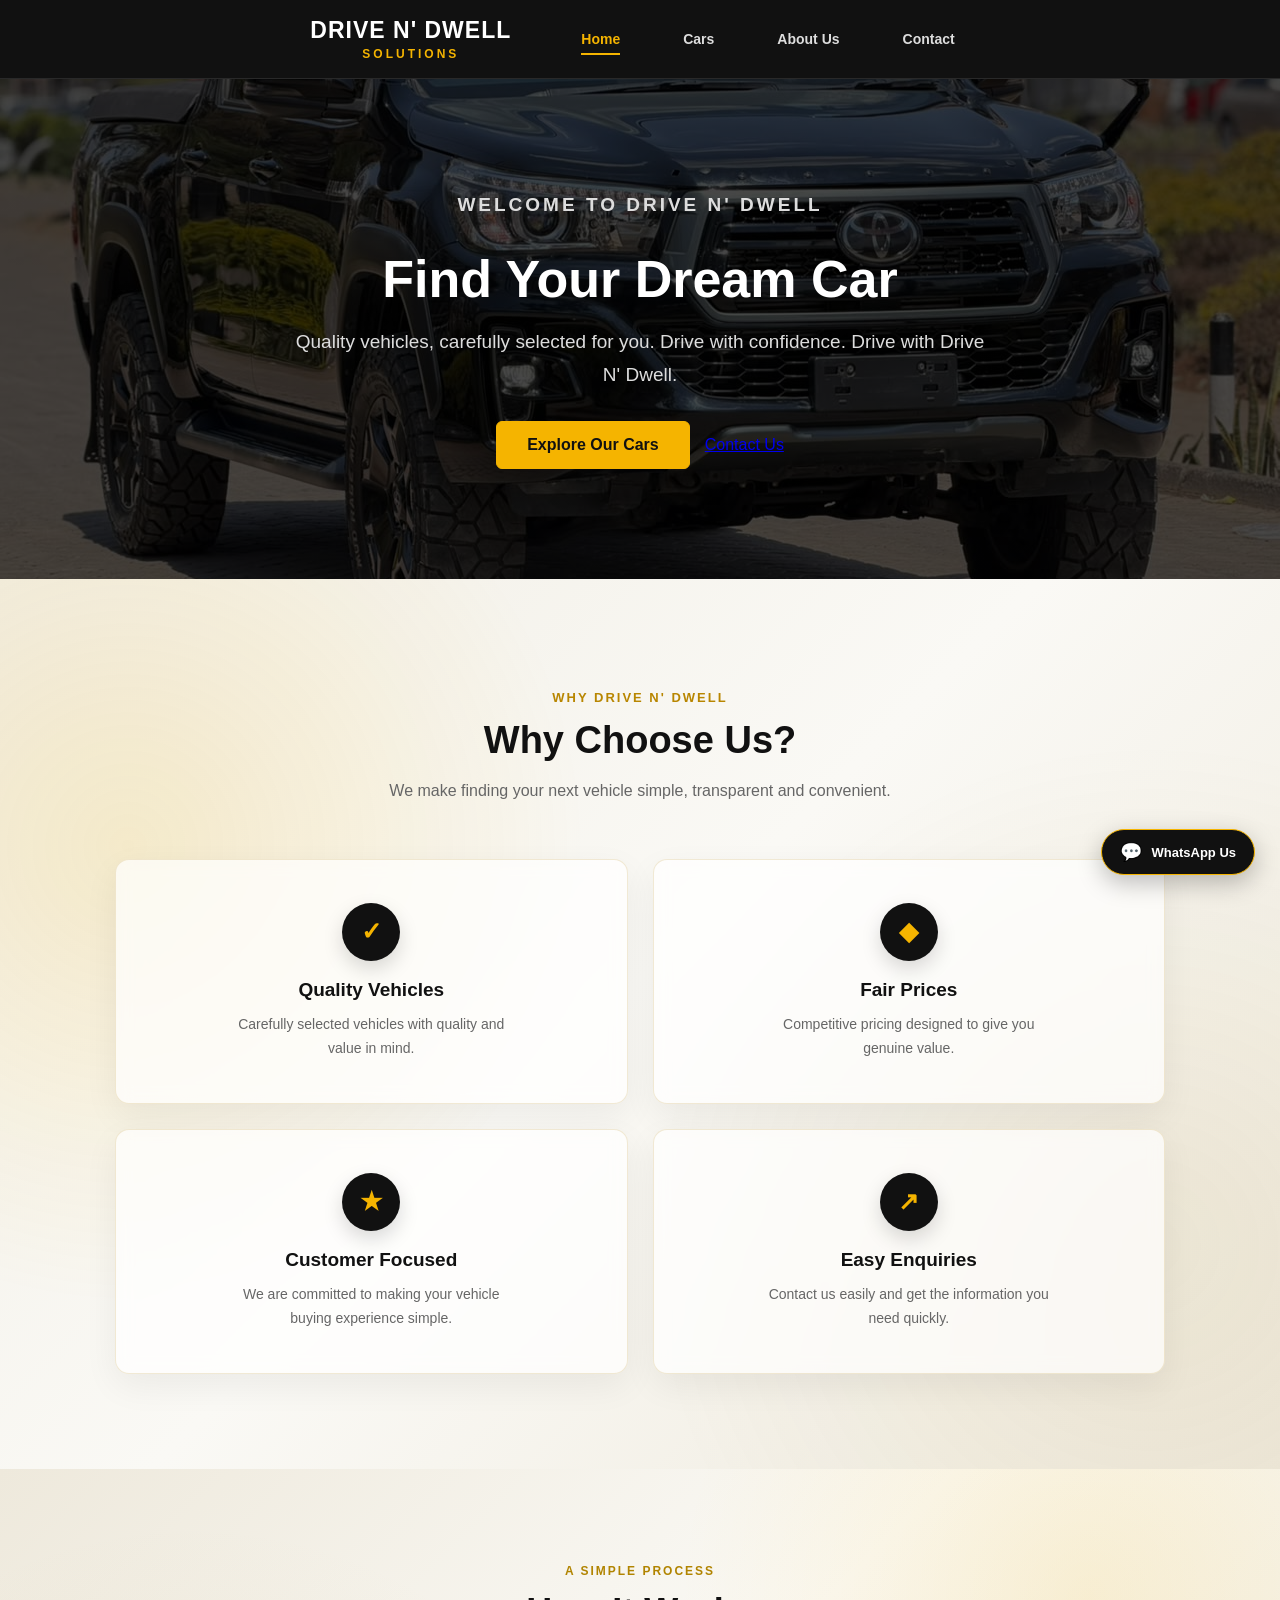
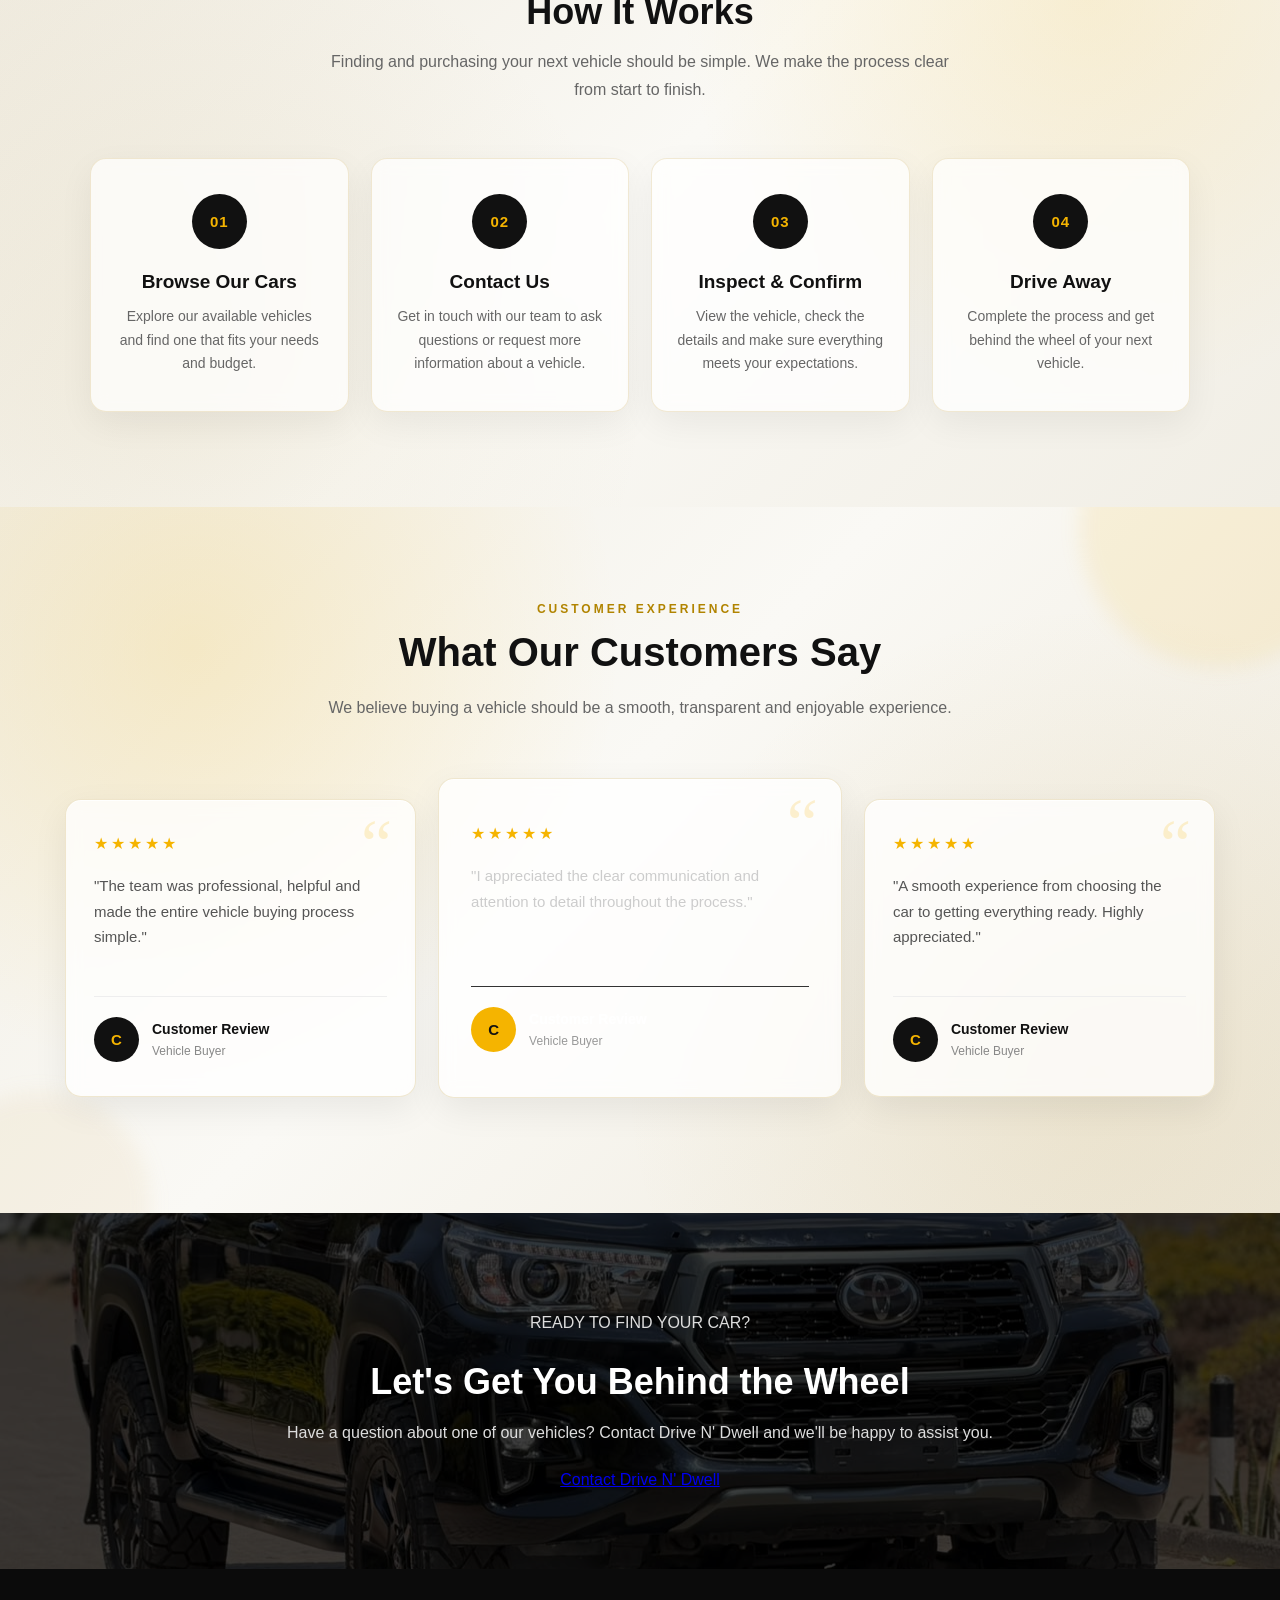
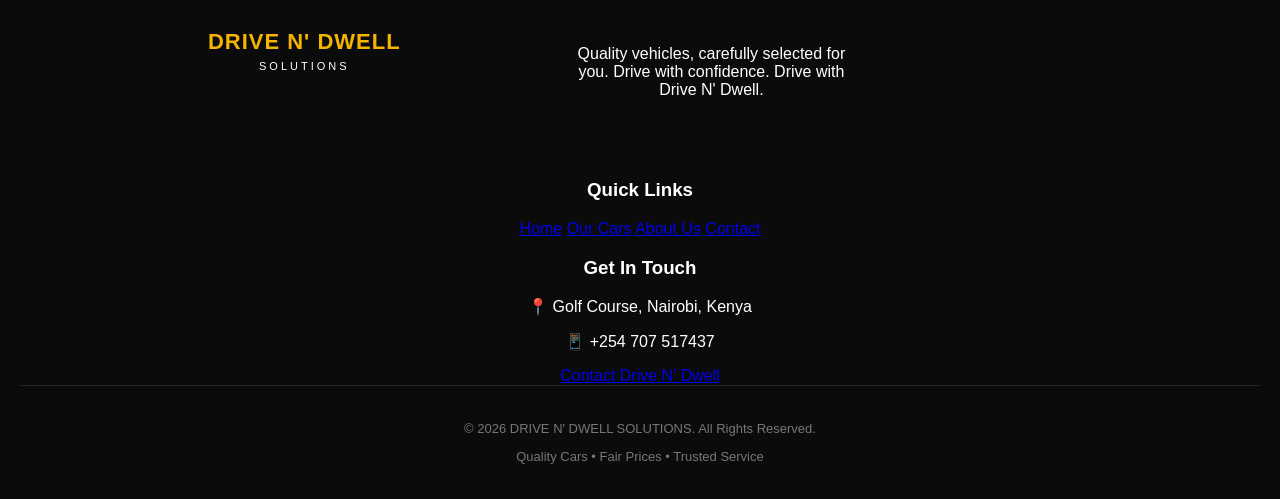
<file: index.html>
<!DOCTYPE html>
<html lang="en">

<head>
    <meta charset="UTF-8">
    <meta name="viewport" content="width=device-width, initial-scale=1.0">

    <title>DRIVE N' DWELL SOLUTIONS | Quality Cars</title>
    <meta
    name="description"
    content="Drive N' Dwell Solutions offers quality, carefully selected vehicles in Nairobi, Kenya. Explore our available cars and find your next vehicle with confidence."
>

    <link rel="stylesheet" href="style.css">
</head>

<body>

   <!-- Header -->

<header class="site-header">

    <div class="header-inner">

      <a href="index.html" class="logo">
    <span>DRIVE N' DWELL</span>
    <small>SOLUTIONS</small>
</a>

        <nav class="main-nav">

            <a href="index.html" class="active">Home</a>

            <a href="cars.html">Cars</a>

            <a href="about.html">About Us</a>

            <a href="contact.html">Contact</a>

        </nav>

    </div>

</header>


    <!-- Main Content -->
    <main>

       <!-- Hero Section -->
<section class="hero">

    <div class="hero-content">

        <p class="hero-label">WELCOME TO DRIVE N' DWELL</p>

        <h2>Find Your Dream Car</h2>

        <p class="hero-text">
            Quality vehicles, carefully selected for you.
           Drive with confidence. Drive with Drive N' Dwell.
        </p>

        <div class="hero-buttons">

           <a href="cars.html" class="button">Explore Our Cars</a>

            <a href="contact.html" class="hero-contact-button">
                Contact Us
            </a>

        </div>

    </div>

</section>


<!-- Why Choose Drive N' Dwell -->

<section class="why-drive-n-dwell">

    <div class="why-heading">

        <p class="why-label">WHY DRIVE N' DWELL</p>
        <h2>Why Choose Us?</h2>

        <p>
            We make finding your next vehicle simple,
            transparent and convenient.
        </p>

    </div>


    <div class="why-container">

        <div class="why-card">

            <div class="why-icon">✓</div>

            <h3>Quality Vehicles</h3>

            <p>
                Carefully selected vehicles with
                quality and value in mind.
            </p>

        </div>


        <div class="why-card">

            <div class="why-icon">◆</div>

            <h3>Fair Prices</h3>

            <p>
                Competitive pricing designed to
                give you genuine value.
            </p>

        </div>


        <div class="why-card">

            <div class="why-icon">★</div>

            <h3>Customer Focused</h3>

            <p>
                We are committed to making your
                vehicle buying experience simple.
            </p>

        </div>


        <div class="why-card">

            <div class="why-icon">↗</div>

            <h3>Easy Enquiries</h3>

            <p>
                Contact us easily and get the
                information you need quickly.
            </p>

        </div>

    </div>

</section>
<!-- How It Works -->
<section class="how-it-works">

    <div class="how-heading">

        <p class="how-label">A SIMPLE PROCESS</p>

        <h2>How It Works</h2>

        <p>
            Finding and purchasing your next vehicle
            should be simple. We make the process clear
            from start to finish.
        </p>

    </div>


    <div class="how-container">

        <!-- Step 1 -->
        <div class="how-card">

            <div class="how-number">01</div>

            <h3>Browse Our Cars</h3>

            <p>
                Explore our available vehicles and find
                one that fits your needs and budget.
            </p>

        </div>


        <!-- Step 2 -->
        <div class="how-card">

            <div class="how-number">02</div>

            <h3>Contact Us</h3>

            <p>
                Get in touch with our team to ask questions
                or request more information about a vehicle.
            </p>

        </div>


        <!-- Step 3 -->
        <div class="how-card">

            <div class="how-number">03</div>

            <h3>Inspect & Confirm</h3>

            <p>
                View the vehicle, check the details and
                make sure everything meets your expectations.
            </p>

        </div>


        <!-- Step 4 -->
        <div class="how-card">

            <div class="how-number">04</div>

            <h3>Drive Away</h3>

            <p>
                Complete the process and get behind the
                wheel of your next vehicle.
            </p>

        </div>

    </div>

</section>
<!-- Customer Testimonials -->
<section class="testimonials">

    <div class="testimonials-heading">

        <p class="testimonials-label">CUSTOMER EXPERIENCE</p>

        <h2>What Our Customers Say</h2>

        <p>
            We believe buying a vehicle should be a smooth,
            transparent and enjoyable experience.
        </p>

    </div>

    <div class="testimonials-container">

        <!-- Testimonial 1 -->
        <div class="testimonial-card">

            <div class="testimonial-stars">
                ★★★★★
            </div>

            <p class="testimonial-text">
                "The team was professional, helpful and made
                the entire vehicle buying process simple."
            </p>

            <div class="testimonial-customer">
                <div class="customer-initial">C</div>

                <div>
                    <h3>Customer Review</h3>
                    <span>Vehicle Buyer</span>
                </div>
            </div>

        </div>


        <!-- Testimonial 2 -->
        <div class="testimonial-card">

            <div class="testimonial-stars">
                ★★★★★
            </div>

            <p class="testimonial-text">
                "I appreciated the clear communication and
                attention to detail throughout the process."
            </p>

            <div class="testimonial-customer">
                <div class="customer-initial">C</div>

                <div>
                    <h3>Customer Review</h3>
                    <span>Vehicle Buyer</span>
                </div>
            </div>

        </div>


        <!-- Testimonial 3 -->
        <div class="testimonial-card">

            <div class="testimonial-stars">
                ★★★★★
            </div>

            <p class="testimonial-text">
                "A smooth experience from choosing the car
                to getting everything ready. Highly appreciated."
            </p>

            <div class="testimonial-customer">
                <div class="customer-initial">C</div>

                <div>
                    <h3>Customer Review</h3>
                    <span>Vehicle Buyer</span>
                </div>
            </div>

        </div>

    </div>

</section>



<!-- Contact CTA -->

<section class="home-contact-cta">

    <div class="cta-content">

        <p class="cta-label">READY TO FIND YOUR CAR?</p>

        <h2>Let's Get You Behind the Wheel</h2>

        <p>
            Have a question about one of our vehicles?
            Contact Drive N' Dwell and we'll be happy to assist you.
        </p>

        <a href="contact.html" class="cta-button">
           Contact Drive N' Dwell
        </a>

    </div>

</section>


</main>


<!-- Footer -->

<footer class="site-footer">

    <div class="footer-container">
<a href="index.html" class="footer-logo">
    <span>DRIVE N' DWELL</span>
    <small>SOLUTIONS</small>
</a>

            <p>
                Quality vehicles, carefully selected for you.
                Drive with confidence. Drive with Drive N' Dwell.
            </p>

        </div>


        <div class="footer-links">

            <h3>Quick Links</h3>

            <a href="index.html">Home</a>
            <a href="cars.html">Our Cars</a>
            <a href="about.html">About Us</a>
            <a href="contact.html">Contact</a>

        </div>


        <div class="footer-contact">

            <h3>Get In Touch</h3>

            <p>📍 Golf Course, Nairobi, Kenya</p>

            <p>📱 +254 707 517437</p>

            <a href="contact.html">
             Contact Drive N' Dwell
</a>
        </div>

    </div>


    <div class="footer-bottom">

        <p>
           &copy; 2026 DRIVE N' DWELL SOLUTIONS. All Rights Reserved.
        </p>

        <p>
            Quality Cars • Fair Prices • Trusted Service
        </p>

    </div>

</footer>
<!-- Floating WhatsApp Button -->

<a
    href="https://wa.me/254707517437?text=Hello%20Drive%20N%27%20Dwell%20Solutions%2C%20I%27d%20like%20to%20make%20an%20enquiry."
    class="floating-whatsapp"
    target="_blank"
    aria-label="Contact Drive N' Dwell Solutions on WhatsApp"
>
    <span class="floating-whatsapp-icon">💬</span>
    <span class="floating-whatsapp-text">WhatsApp Us</span>
</a>
</body>

</html>
</file>
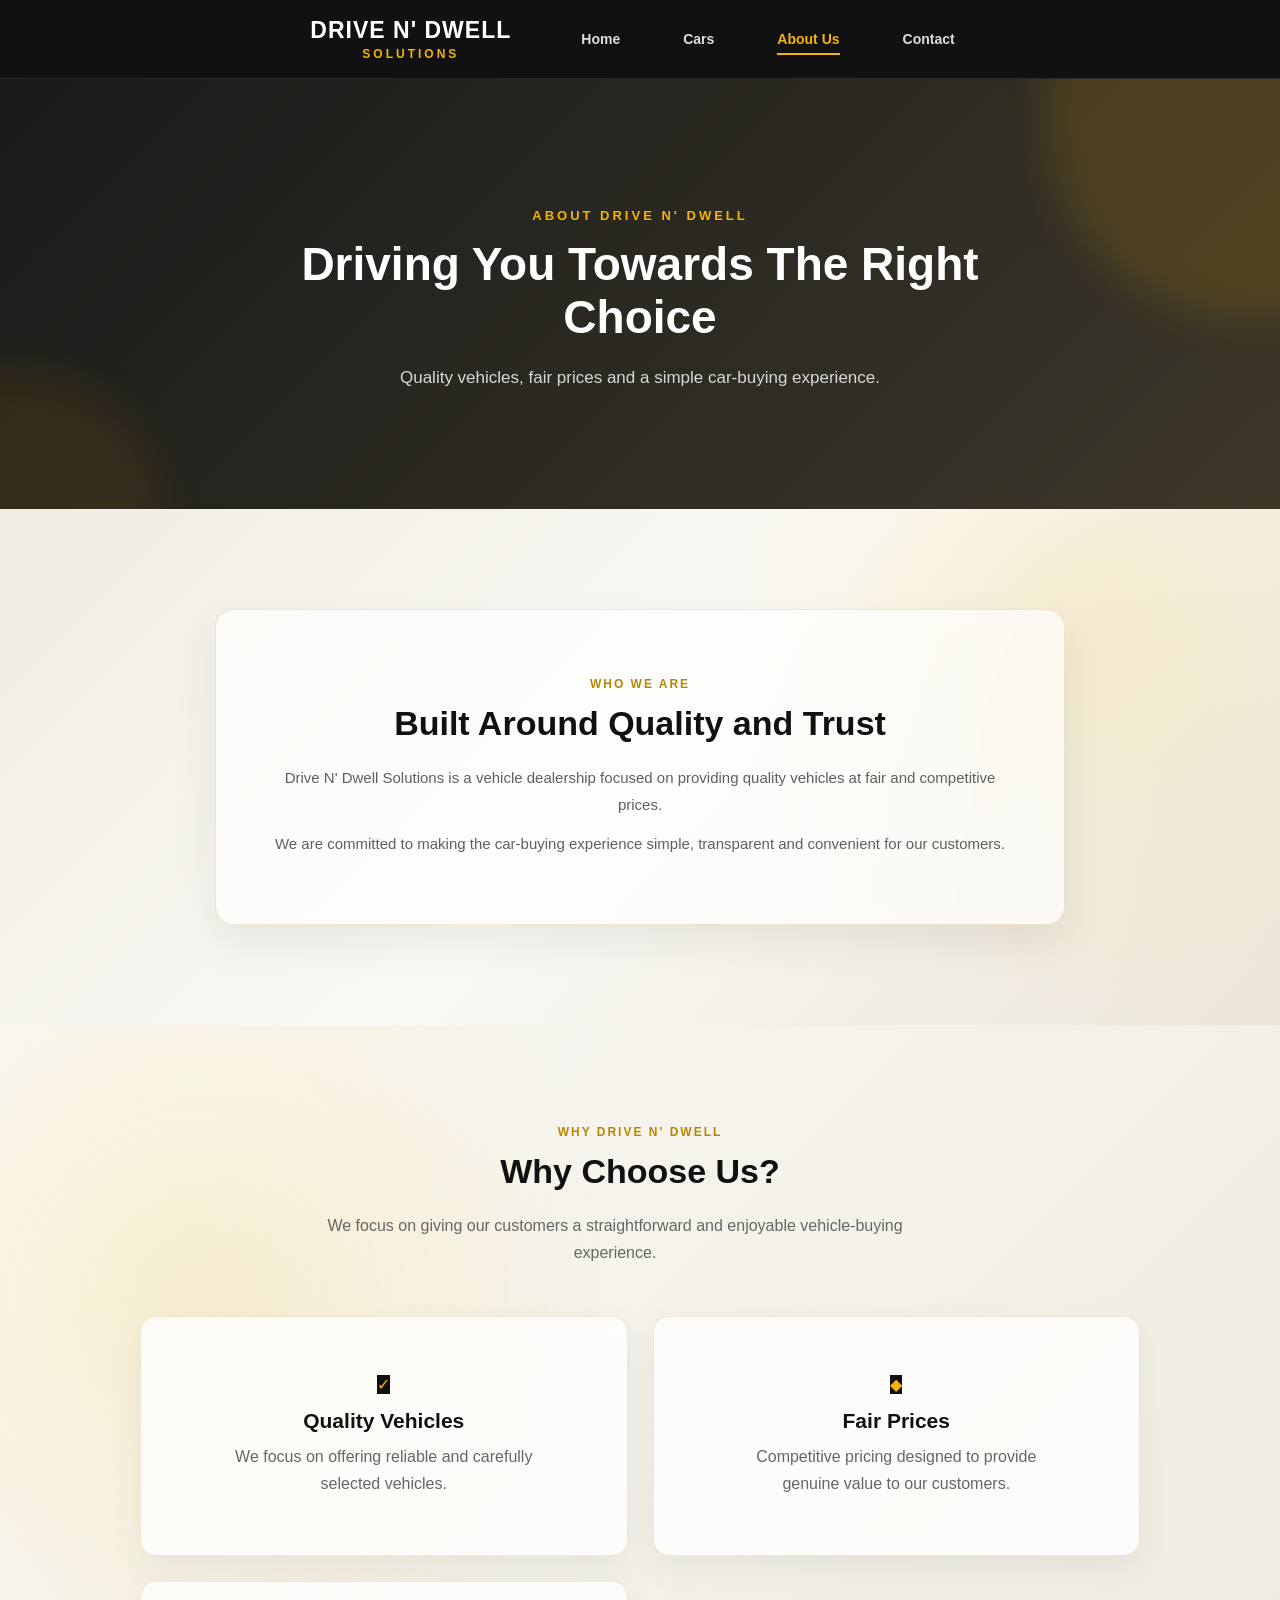
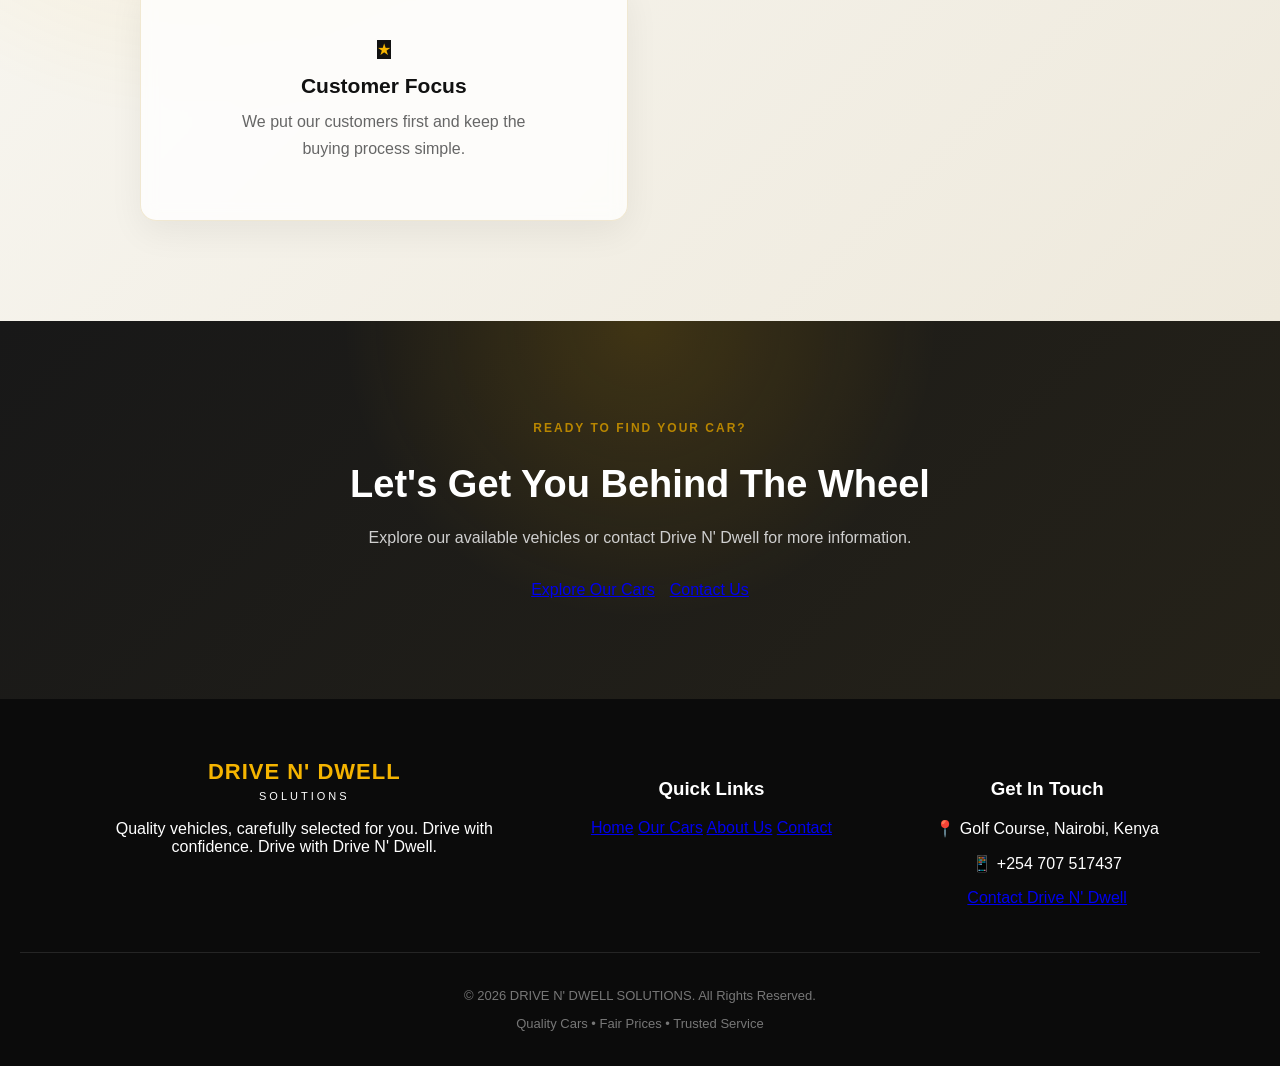
<file: about.html>
<!DOCTYPE html>
<html lang="en">

<head>
    <meta charset="UTF-8">
    <meta name="viewport" content="width=device-width, initial-scale=1.0">

    <title>About Us | DRIVE N' DWELL SOLUTIONS</title>

    <link rel="stylesheet" href="style.css">
</head>

<body>

    <!-- Header -->

    <header class="site-header">

        <div class="header-inner">

            <a href="index.html" class="logo">
                <span>DRIVE N' DWELL</span>
                <small>SOLUTIONS</small>
            </a>

            <nav class="main-nav">

                <a href="index.html">Home</a>

                <a href="cars.html">Cars</a>

                <a href="about.html" class="active">About Us</a>

                <a href="contact.html">Contact</a>

            </nav>

        </div>

    </header>


    <!-- About Hero -->

    <section class="about-hero">

        <div class="about-hero-content">

            <p class="about-label">ABOUT DRIVE N' DWELL</p>

            <h1>Driving You Towards The Right Choice</h1>

            <p>
                Quality vehicles, fair prices and a simple
                car-buying experience.
            </p>

        </div>

    </section>


    <!-- Who We Are -->

    <section class="about-section">

        <div class="about-section-content">

            <p class="about-section-label">WHO WE ARE</p>

            <h2>Built Around Quality and Trust</h2>

            <p>
                Drive N' Dwell Solutions is a vehicle dealership focused
                on providing quality vehicles at fair and competitive prices.
            </p>

            <p>
                We are committed to making the car-buying experience
                simple, transparent and convenient for our customers.
            </p>

        </div>

    </section>


    <!-- Why Choose Us -->

    <section class="why-us">

        <div class="why-us-heading">

            <p class="about-section-label">WHY DRIVE N' DWELL</p>

            <h2>Why Choose Us?</h2>

            <p>
                We focus on giving our customers a straightforward
                and enjoyable vehicle-buying experience.
            </p>

        </div>


        <div class="why-container about-page-cards">

            <div class="why-card">

                <div class="why-icon">✓</div>

                <h3>Quality Vehicles</h3>

                <p>
                    We focus on offering reliable and carefully
                    selected vehicles.
                </p>

            </div>


            <div class="why-card">

                <div class="why-icon">◆</div>

                <h3>Fair Prices</h3>

                <p>
                    Competitive pricing designed to provide
                    genuine value to our customers.
                </p>

            </div>


            <div class="why-card">

                <div class="why-icon">★</div>

                <h3>Customer Focus</h3>

                <p>
                    We put our customers first and keep the
                    buying process simple.
                </p>

            </div>

        </div>

    </section>


    <!-- Contact CTA -->

    <section class="about-cta">

        <div class="about-cta-content">

            <p class="about-section-label">READY TO FIND YOUR CAR?</p>

            <h2>Let's Get You Behind The Wheel</h2>

            <p>
                Explore our available vehicles or contact
                Drive N' Dwell for more information.
            </p>

            <div class="about-cta-buttons">

                <a href="cars.html" class="cta-button">
                    Explore Our Cars
                </a>

                <a href="contact.html" class="about-contact-button">
                    Contact Us
                </a>

            </div>

        </div>

    </section>


    <!-- Footer -->

    <footer class="site-footer">

        <div class="footer-container">

            <div class="footer-brand">

                <a href="index.html" class="footer-logo">
                    <span>DRIVE N' DWELL</span>
                    <small>SOLUTIONS</small>
                </a>

                <p>
                    Quality vehicles, carefully selected for you.
                    Drive with confidence. Drive with Drive N' Dwell.
                </p>

            </div>


            <div class="footer-links">

                <h3>Quick Links</h3>

                <a href="index.html">Home</a>

                <a href="cars.html">Our Cars</a>

                <a href="about.html">About Us</a>

                <a href="contact.html">Contact</a>

            </div>


            <div class="footer-contact">

                <h3>Get In Touch</h3>

                <p>📍 Golf Course, Nairobi, Kenya</p>

                <p>📱 +254 707 517437</p>

                <a href="contact.html">
                    Contact Drive N' Dwell
                </a>

            </div>

        </div>


        <div class="footer-bottom">

            <p>
                &copy; 2026 DRIVE N' DWELL SOLUTIONS. All Rights Reserved.
            </p>

            <p>
                Quality Cars • Fair Prices • Trusted Service
            </p>

        </div>

    </footer>

</body>

</html>
</file>
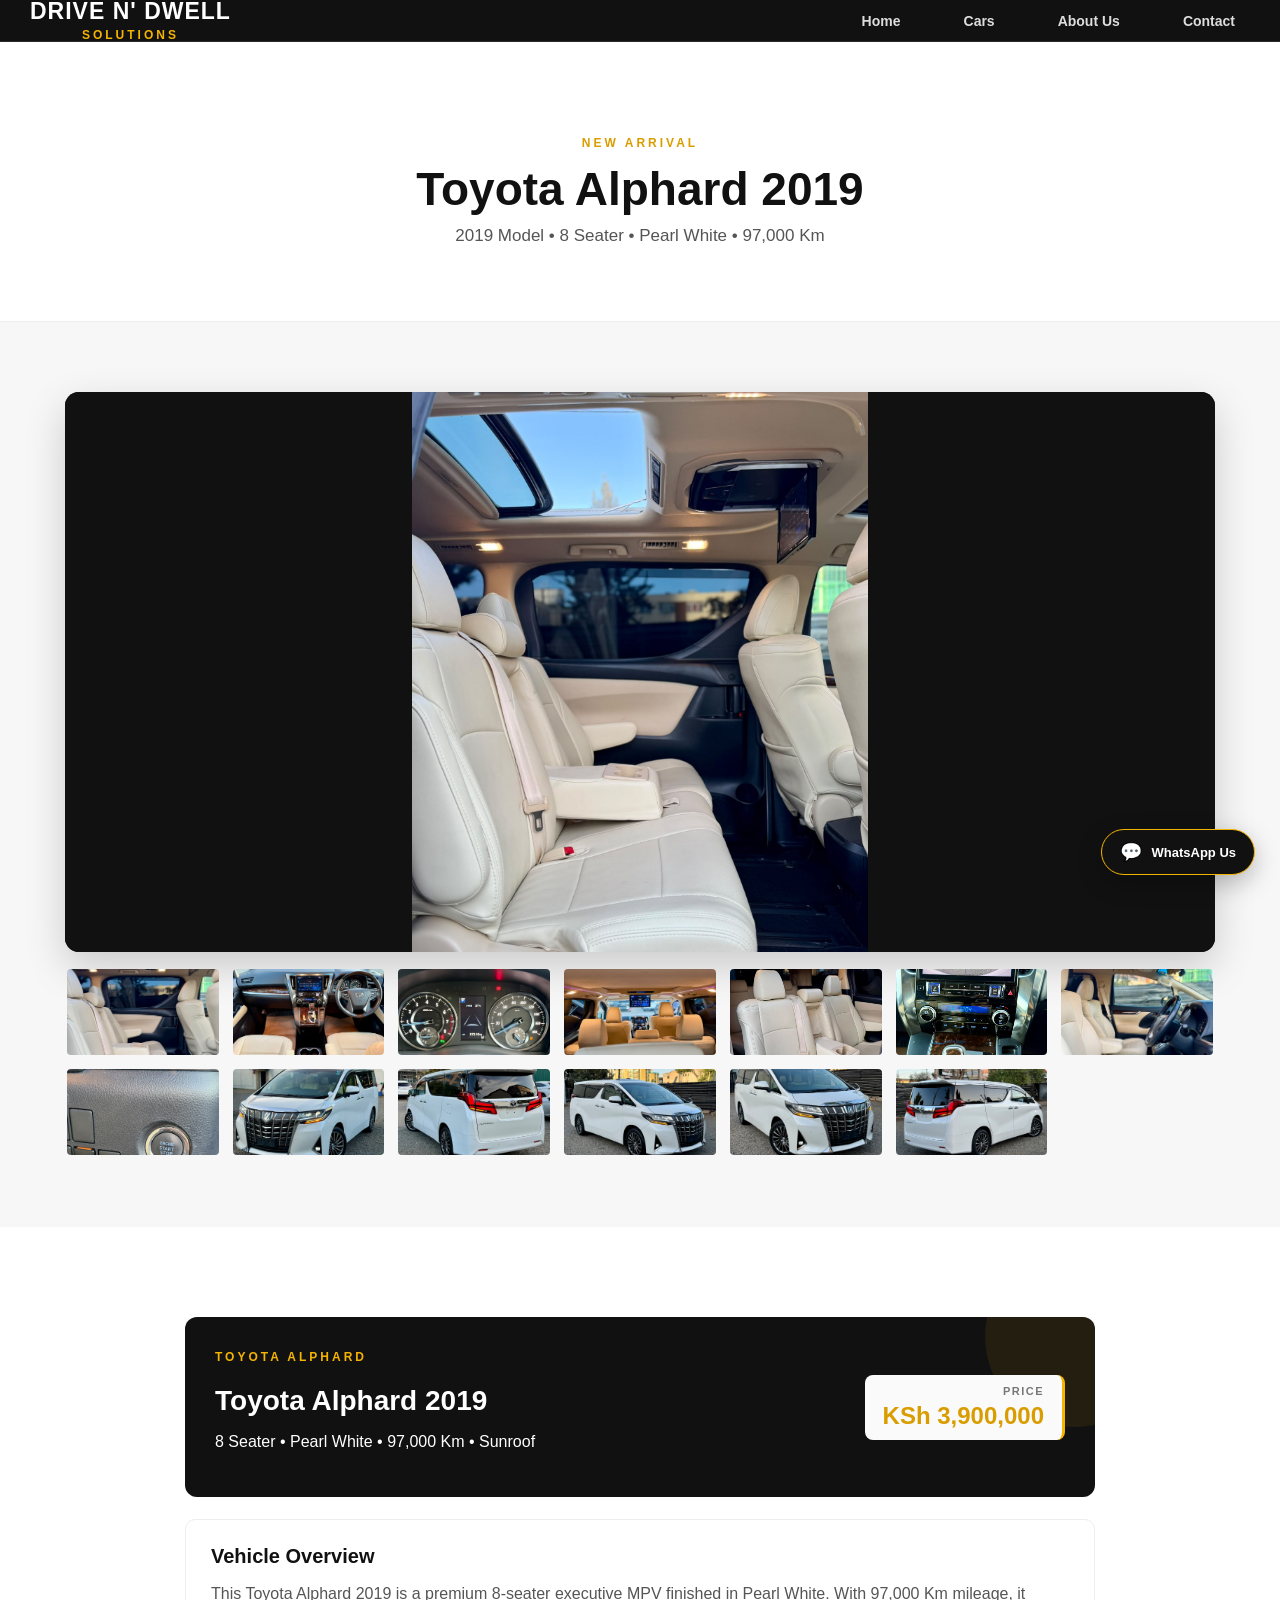
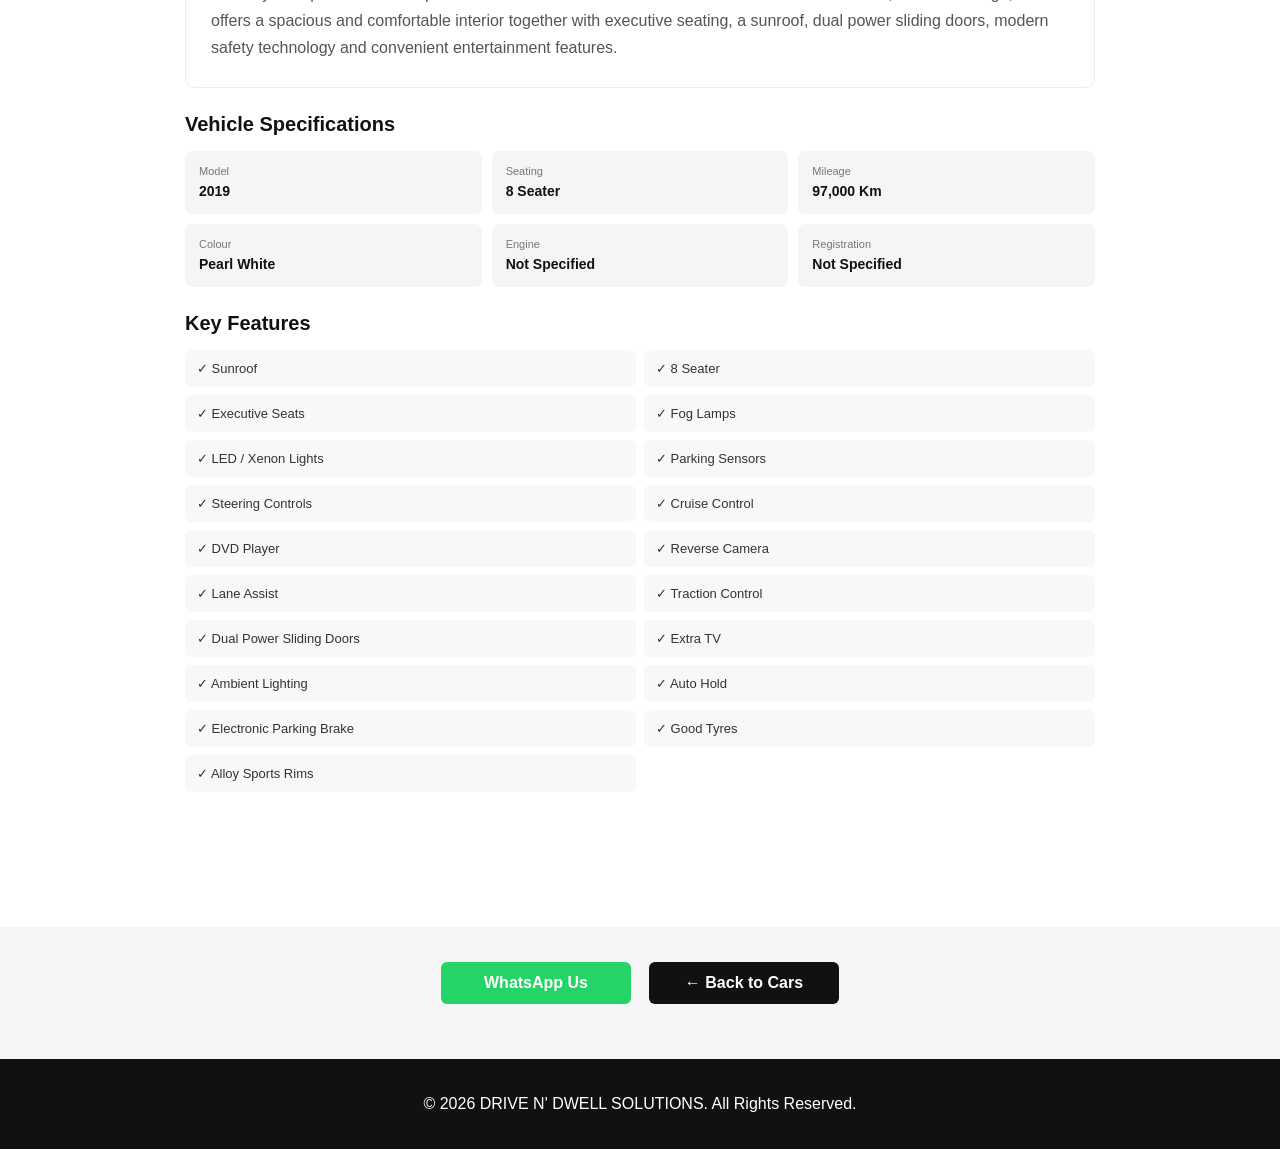
<file: alphard.html>
<!DOCTYPE html>
<html lang="en">

<head>
    <meta charset="UTF-8">
    <meta name="viewport" content="width=device-width, initial-scale=1.0">

    <title>Toyota Alphard 2019 | DRIVE N' DWELL SOLUTIONS</title>

    <link rel="stylesheet" href="style.css">
</head>

<body>

<header class="site-header">

    <a href="index.html" class="logo">
        <span>DRIVE N' DWELL</span>
        <small>SOLUTIONS</small>
    </a>

    <nav class="main-nav">
        <a href="index.html">Home</a>
        <a href="cars.html">Cars</a>
        <a href="about.html">About Us</a>
        <a href="contact.html">Contact</a>
    </nav>

</header>


<!-- =========================
     ALPHARD HERO
========================= -->

<section class="hilux-hero">

    <div class="hilux-hero-content">

        <p class="vehicle-label">NEW ARRIVAL</p>

        <h2>Toyota Alphard 2019</h2>

        <p>
            2019 Model • 8 Seater • Pearl White • 97,000 Km
        </p>

    </div>

</section>


<!-- =========================
     ALPHARD GALLERY
========================= -->

<section class="vehicle-gallery-section">

    <div class="vehicle-gallery">

        <div class="main-vehicle-image">

            <img
                id="vehicleMainImage"
                src="images/ALPHARD/ALPHARD01.jpeg"
                alt="Toyota Alphard 2019"
            >

        </div>


        <div class="vehicle-thumbnails">

            <img
                src="images/ALPHARD/ALPHARD01.jpeg"
                alt="Toyota Alphard 2019 image 1"
                onclick="changeVehicleImage(this.src)"
            >

            <img
                src="images/ALPHARD/ALPHARD02.jpeg"
                alt="Toyota Alphard 2019 image 2"
                onclick="changeVehicleImage(this.src)"
            >

            <img
                src="images/ALPHARD/ALPHARD03.jpeg"
                alt="Toyota Alphard 2019 image 3"
                onclick="changeVehicleImage(this.src)"
            >

            <img
                src="images/ALPHARD/ALPHARD04.jpeg"
                alt="Toyota Alphard 2019 image 4"
                onclick="changeVehicleImage(this.src)"
            >

            <img
                src="images/ALPHARD/ALPHARD05.jpeg"
                alt="Toyota Alphard 2019 image 5"
                onclick="changeVehicleImage(this.src)"
            >

            <img
                src="images/ALPHARD/ALPHARD06.jpeg"
                alt="Toyota Alphard 2019 image 6"
                onclick="changeVehicleImage(this.src)"
            >

            <img
                src="images/ALPHARD/ALPHARD07.jpeg"
                alt="Toyota Alphard 2019 image 7"
                onclick="changeVehicleImage(this.src)"
            >

            <img
                src="images/ALPHARD/ALPHARD08.jpeg"
                alt="Toyota Alphard 2019 image 8"
                onclick="changeVehicleImage(this.src)"
            >

            <img
                src="images/ALPHARD/ALPHARD09.jpeg"
                alt="Toyota Alphard 2019 image 9"
                onclick="changeVehicleImage(this.src)"
            >

            <img
                src="images/ALPHARD/ALPHARD10.jpeg"
                alt="Toyota Alphard 2019 image 10"
                onclick="changeVehicleImage(this.src)"
            >

            <img
                src="images/ALPHARD/ALPHARD11.jpeg"
                alt="Toyota Alphard 2019 image 11"
                onclick="changeVehicleImage(this.src)"
            >

            <img
                src="images/ALPHARD/ALPHARD12.jpeg"
                alt="Toyota Alphard 2019 image 12"
                onclick="changeVehicleImage(this.src)"
            >

            <img
                src="images/ALPHARD/ALPHARD13.jpeg"
                alt="Toyota Alphard 2019 image 13"
                onclick="changeVehicleImage(this.src)"
            >

        </div>

    </div>

</section>


<!-- =========================
     VEHICLE INFORMATION
========================= -->

<section class="vehicle-info-section">

    <div class="hilux-information">


        <!-- INFORMATION HEADER -->

        <div class="hilux-info-header">

            <div>

                <p class="vehicle-label">TOYOTA ALPHARD</p>

                <h2>Toyota Alphard 2019</h2>

                <p>
                    8 Seater • Pearl White • 97,000 Km • Sunroof
                </p>

            </div>


            <div class="hilux-price">

                <span>PRICE</span>

                <strong>KSh 3,900,000</strong>

            </div>

        </div>


        <!-- VEHICLE OVERVIEW -->

        <div class="hilux-overview">

            <h2>Vehicle Overview</h2>

            <p>
                This Toyota Alphard 2019 is a premium 8-seater
                executive MPV finished in Pearl White. With
                97,000 Km mileage, it offers a spacious and
                comfortable interior together with executive
                seating, a sunroof, dual power sliding doors,
                modern safety technology and convenient
                entertainment features.
            </p>

        </div>


        <!-- VEHICLE SPECIFICATIONS -->

        <div class="hilux-specifications">

            <h2>Vehicle Specifications</h2>

            <div class="hilux-spec-grid">

                <div>
                    <span>Model</span>
                    <strong>2019</strong>
                </div>

                <div>
                    <span>Seating</span>
                    <strong>8 Seater</strong>
                </div>

                <div>
                    <span>Mileage</span>
                    <strong>97,000 Km</strong>
                </div>

                <div>
                    <span>Colour</span>
                    <strong>Pearl White</strong>
                </div>

                <div>
                    <span>Engine</span>
                    <strong>Not Specified</strong>
                </div>

                <div>
                    <span>Registration</span>
                    <strong>Not Specified</strong>
                </div>

            </div>

        </div>


        <!-- KEY FEATURES -->

        <div class="hilux-features">

            <h2>Key Features</h2>

            <div class="hilux-feature-list">

                <div>✓ Sunroof</div>

                <div>✓ 8 Seater</div>

                <div>✓ Executive Seats</div>

                <div>✓ Fog Lamps</div>

                <div>✓ LED / Xenon Lights</div>

                <div>✓ Parking Sensors</div>

                <div>✓ Steering Controls</div>

                <div>✓ Cruise Control</div>

                <div>✓ DVD Player</div>

                <div>✓ Reverse Camera</div>

                <div>✓ Lane Assist</div>

                <div>✓ Traction Control</div>

                <div>✓ Dual Power Sliding Doors</div>

                <div>✓ Extra TV</div>

                <div>✓ Ambient Lighting</div>

                <div>✓ Auto Hold</div>

                <div>✓ Electronic Parking Brake</div>

                <div>✓ Good Tyres</div>

                <div>✓ Alloy Sports Rims</div>

            </div>

        </div>

    </div>

</section>


<!-- =========================
     ACTION BUTTONS
========================= -->

<div class="hilux-actions">

    <a
        href="https://wa.me/254707517437?text=Hello%20Drive%20N%27%20Dwell%20Solutions%2C%20I%27m%20interested%20in%20the%20Toyota%20Alphard%202019%20listed%20at%20KSh%203%2C900%2C000.%20Is%20it%20still%20available%3F"
        class="whatsapp-button"
        target="_blank"
    >
        WhatsApp Us
    </a>


    <a
        href="cars.html"
        class="back-button"
    >
        ← Back to Cars
    </a>

</div>


<!-- =========================
     FOOTER
========================= -->

<footer>

    <p>
        © 2026 DRIVE N' DWELL SOLUTIONS. All Rights Reserved.
    </p>

</footer>


<!-- =========================
     FLOATING WHATSAPP
========================= -->

<a
    href="https://wa.me/254707517437?text=Hello%20Drive%20N%27%20Dwell%20Solutions%2C%20I%27d%20like%20to%20make%20an%20enquiry."
    class="floating-whatsapp"
    target="_blank"
    aria-label="Contact Drive N' Dwell Solutions on WhatsApp"
>
    <span class="floating-whatsapp-icon">💬</span>

    <span class="floating-whatsapp-text">
        WhatsApp Us
    </span>
</a>


<!-- =========================
     GALLERY JAVASCRIPT
========================= -->

<script>

function changeVehicleImage(imageSource) {

    document.getElementById("vehicleMainImage").src = imageSource;

}

</script>


</body>

</html>
</file>
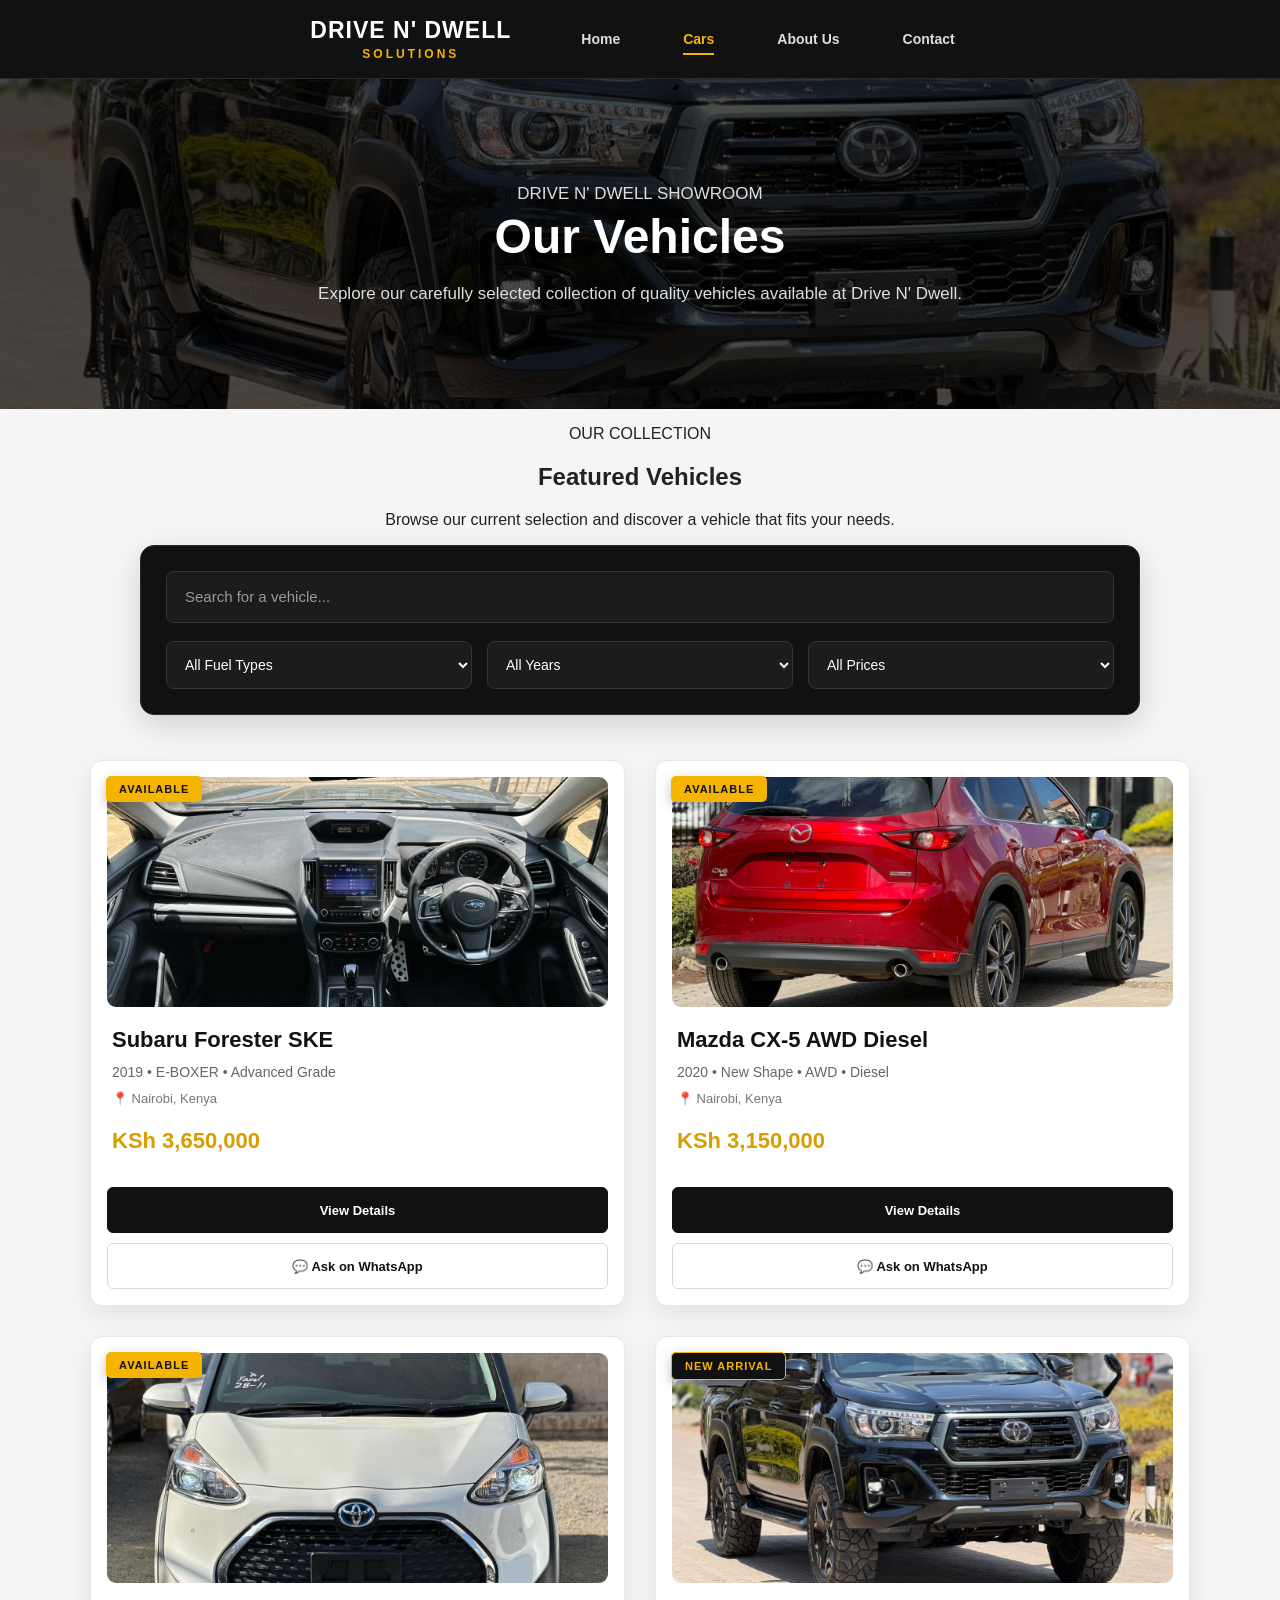
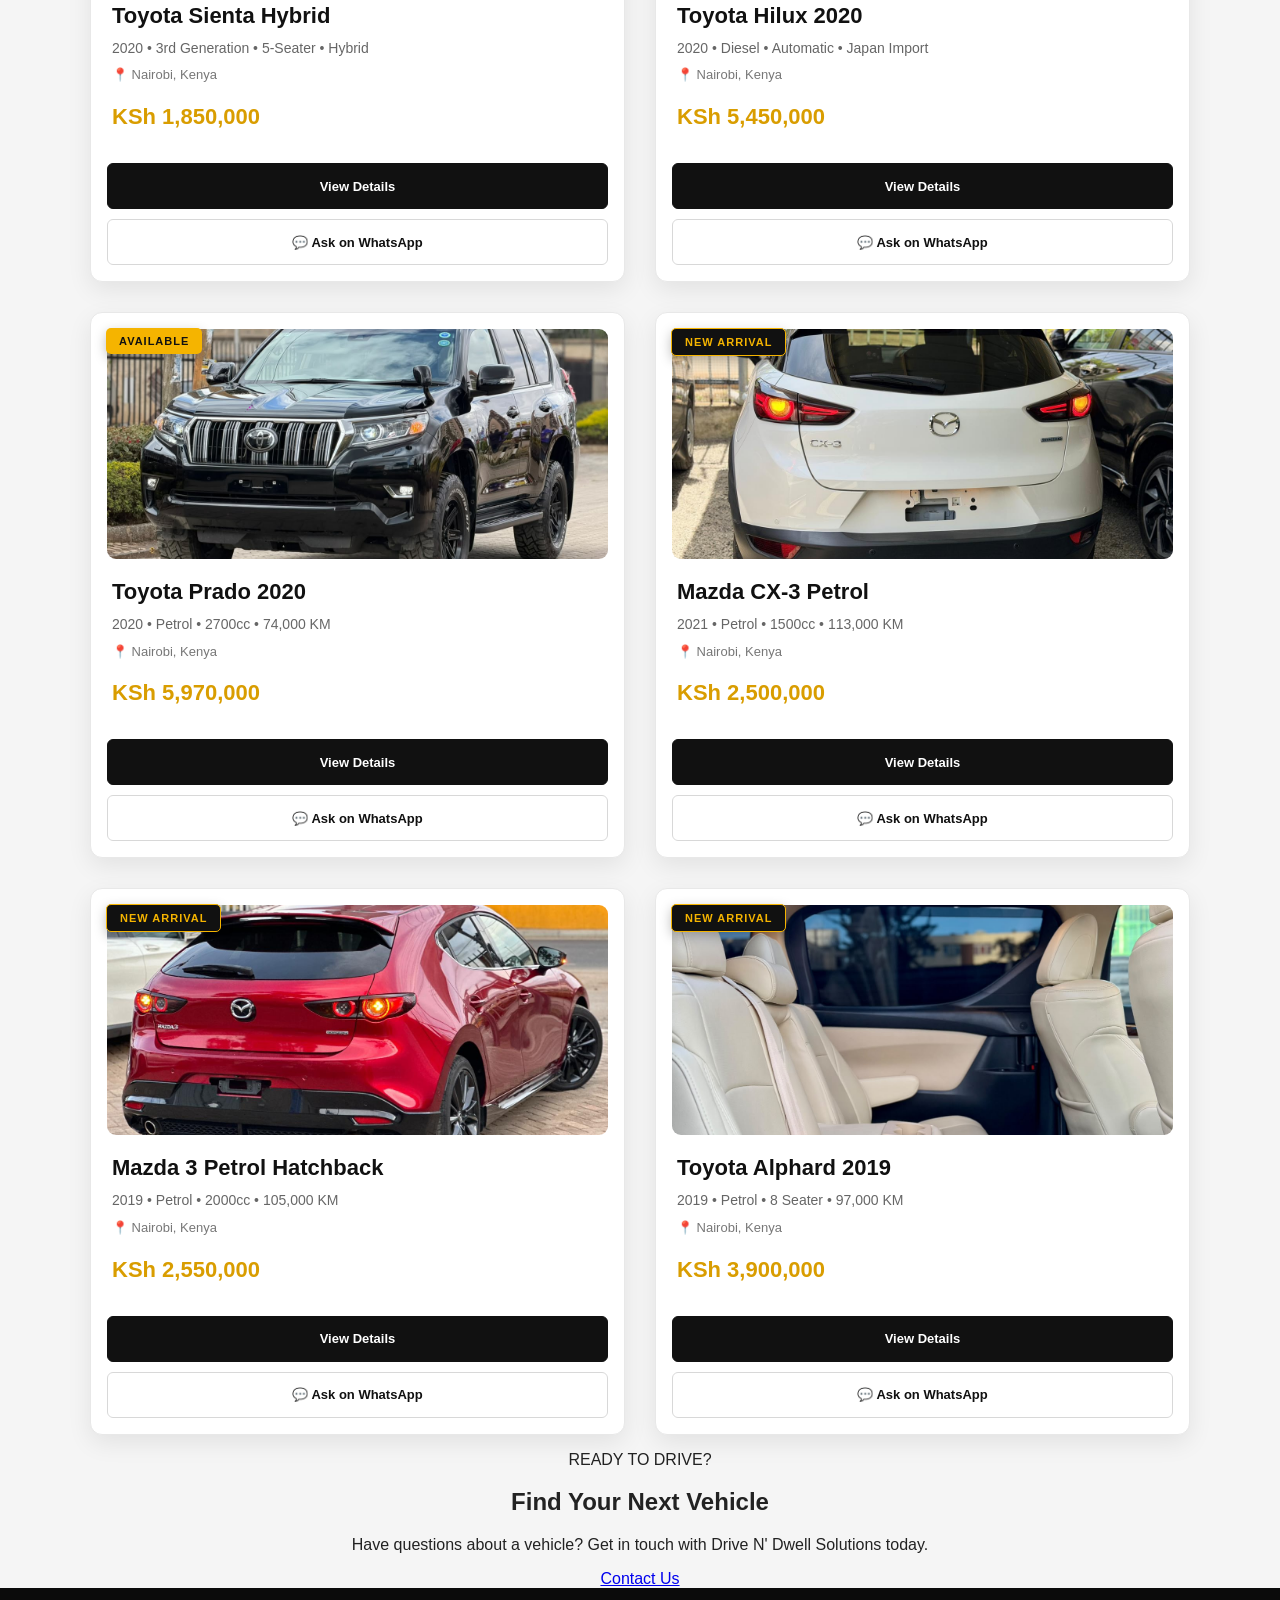
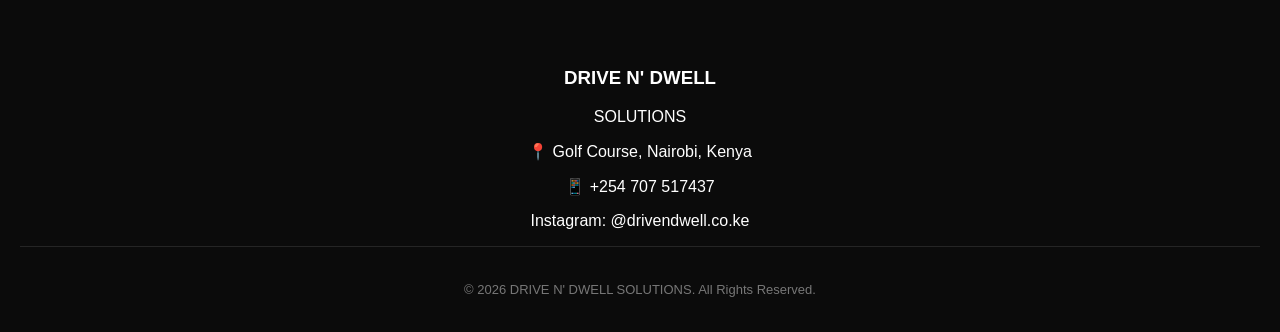
<file: cars.html>
<!DOCTYPE html>
<html lang="en">

<head>
    <meta charset="UTF-8">
    <meta name="viewport" content="width=device-width, initial-scale=1.0">

    <title>Our Cars | DRIVE N' DWELL SOLUTIONS</title>

    <link rel="stylesheet" href="style.css">
</head>

<body>

    <!-- Header -->
    <header class="site-header">

        <div class="header-inner">

            <a href="index.html" class="logo">
                <span>DRIVE N' DWELL</span>
                <small>SOLUTIONS</small>
            </a>

            <nav class="main-nav">
                <a href="index.html">Home</a>
                <a href="cars.html" class="active">Cars</a>
                <a href="about.html">About Us</a>
                <a href="contact.html">Contact</a>
            </nav>

        </div>

    </header>


    <!-- Cars Hero -->
    <section class="cars-page-hero">

        <div class="cars-page-hero-content">

            <p class="cars-page-label">DRIVE N' DWELL SHOWROOM</p>

            <h1>Our Vehicles</h1>

            <p>
                Explore our carefully selected collection of
                quality vehicles available at Drive N' Dwell.
            </p>

        </div>

    </section>


    <!-- Vehicle Collection -->
    <section class="cars-page-inventory">

        <div class="cars-page-heading">

            <p class="cars-page-section-label">OUR COLLECTION</p>

            <h2>Featured Vehicles</h2>

            <p>
                Browse our current selection and discover
                a vehicle that fits your needs.
            </p>

        </div>
        <!-- Vehicle Search & Filters -->
        <div class="vehicle-filters">

            <div class="vehicle-search">
                <input
                    type="text"
                    id="vehicleSearch"
                    placeholder="Search for a vehicle..."
                    autocomplete="off">
            </div>

            <div class="filter-group">

                <select id="fuelFilter">
                    <option value="all">All Fuel Types</option>
                    <option value="petrol">Petrol</option>
                    <option value="diesel">Diesel</option>
                    <option value="hybrid">Hybrid</option>
                </select>

                <select id="yearFilter">
                    <option value="all">All Years</option>
                    <option value="2021">2021</option>
                    <option value="2020">2020</option>
                    <option value="2019">2019</option>
                </select>

                <select id="priceFilter">
                    <option value="all">All Prices</option>
                    <option value="under-2m">Under KSh 2M</option>
                    <option value="2m-4m">KSh 2M – 4M</option>
                    <option value="over-4m">Above KSh 4M</option>
                </select>

            </div>

        </div>

        <div class="car-container">

            <!-- Subaru Forester -->
            <div class="car-card" data-fuel="hybrid" data-year="2019" data-price="3650000">

                <span class="vehicle-status available">AVAILABLE</span>

                <div class="car-image">
                    <img
                        src="images/Subaru/subaru-01.jpeg"
                        alt="Subaru Forester SKE">
                </div>

                <h3>Subaru Forester SKE</h3>

                <p>2019 • E-BOXER • Advanced Grade</p>

                <p class="car-location">📍 Nairobi, Kenya</p>

                <h4>KSh 3,650,000</h4>

               <div class="car-actions">

    <a href="subaru.html" class="car-button">
        View Details
    </a>

    <a
        href="https://wa.me/254707517437?text=Hello%20Drive%20N%27%20Dwell%20Solutions%2C%20I%27m%20interested%20in%20the%20Subaru%20Forester%20SKE%20listed%20at%20KSh%203%2C650%2C000.%20Is%20it%20still%20available%3F"
        class="whatsapp-enquiry"
        target="_blank"
    >
        💬 Ask on WhatsApp
    </a>

</div>

            </div>


            <!-- Mazda CX-5 -->
            <div class="car-card" data-fuel="diesel" data-year="2020" data-price="3150000">

                <span class="vehicle-status available">AVAILABLE</span>

                <div class="car-image">
                    <img
                        src="images/Mazda/mazda-01.jpeg"
                        alt="Mazda CX-5 AWD Diesel">
                </div>

                <h3>Mazda CX-5 AWD Diesel</h3>

                <p>2020 • New Shape • AWD • Diesel</p>

                <p class="car-location">📍 Nairobi, Kenya</p>

                <h4>KSh 3,150,000</h4>

               <div class="car-actions">

    <a href="mazda.html" class="car-button">
        View Details
    </a>

    <a
        href="https://wa.me/254707517437?text=Hello%20Drive%20N%27%20Dwell%20Solutions%2C%20I%27m%20interested%20in%20the%20Mazda%20CX-5%20AWD%20Diesel%20listed%20at%20KSh%203%2C150%2C000.%20Is%20it%20still%20available%3F"
        class="whatsapp-enquiry"
        target="_blank"
    >
        💬 Ask on WhatsApp
    </a>

</div>
            </div>


            <!-- Toyota Sienta -->
            <div class="car-card" data-fuel="hybrid" data-year="2020" data-price="1850000">

                <span class="vehicle-status available">AVAILABLE</span>

                <div class="car-image">
                    <img
                        src="images/Sienta/Sienta01.jpeg"
                        alt="Toyota Sienta Hybrid">
                </div>

                <h3>Toyota Sienta Hybrid</h3>

                <p>2020 • 3rd Generation • 5-Seater • Hybrid</p>

                <p class="car-location">📍 Nairobi, Kenya</p>

                <h4>KSh 1,850,000</h4>

                <div class="car-actions">

    <a href="sienta.html" class="car-button">
        View Details
    </a>

    <a
        href="https://wa.me/254707517437?text=Hello%20Drive%20N%27%20Dwell%20Solutions%2C%20I%27m%20interested%20in%20the%20Toyota%20Sienta%20Hybrid%20listed%20at%20KSh%201%2C850%2C000.%20Is%20it%20still%20available%3F"
        class="whatsapp-enquiry"
        target="_blank"
    >
        💬 Ask on WhatsApp
    </a>

</div>
            </div>


            <!-- Toyota Hilux -->
            <div class="car-card" data-fuel="diesel" data-year="2020" data-price="5450000">

               <span class="vehicle-status new-arrival">NEW ARRIVAL</span>

                <div class="car-image">
                    <img
                        src="images/Hilux/Hilux01.jpeg"
                        alt="Toyota Hilux 2020">
                </div>

                <h3>Toyota Hilux 2020</h3>

                <p>2020 • Diesel • Automatic • Japan Import</p>

                <p class="car-location">📍 Nairobi, Kenya</p>

                <h4>KSh 5,450,000</h4>

                <div class="car-actions">

    <a href="hilux.html" class="car-button">
        View Details
    </a>

    <a
        href="https://wa.me/254707517437?text=Hello%20Drive%20N%27%20Dwell%20Solutions%2C%20I%27m%20interested%20in%20the%20Toyota%20Hilux%202020%20listed%20at%20KSh%205%2C450%2C000.%20Is%20it%20still%20available%3F"
        class="whatsapp-enquiry"
        target="_blank"
    >
        💬 Ask on WhatsApp
    </a>

</div>
            </div>


            <!-- Toyota Prado -->
<div class="car-card" data-fuel="petrol" data-year="2020" data-price="5970000">

    <span class="vehicle-status available">AVAILABLE</span>

    <div class="car-image">
        <img
            src="images/Prado/Prado01.jpeg"
            alt="Toyota Prado 2020">
    </div>

    <h3>Toyota Prado 2020</h3>

    <p>2020 • Petrol • 2700cc • 74,000 KM</p>

    <p class="car-location">📍 Nairobi, Kenya</p>

    <h4>KSh 5,970,000</h4>

    <div class="car-actions">

        <a href="prado.html" class="car-button">
            View Details
        </a>

        <a
            href="https://wa.me/254707517437?text=Hello%20Drive%20N%27%20Dwell%20Solutions%2C%20I%27m%20interested%20in%20the%20Toyota%20Prado%202020%20listed%20at%20KSh%205%2C970%2C000.%20Is%20it%20still%20available%3F"
            class="whatsapp-enquiry"
            target="_blank"
        >
            💬 Ask on WhatsApp
        </a>

    </div>

</div>

            <!-- Mazda CX-3 -->
            <div class="car-card" data-fuel="petrol" data-year="2021" data-price="2500000">

                <span class="vehicle-status new-arrival">NEW ARRIVAL</span>
                <div class="car-image">
                    <img
    src="images/Mazda-CX3/Mazda-CX301.jpeg"
    alt="Mazda CX-3 Petrol">
                </div>

                <h3>Mazda CX-3 Petrol</h3>

                <p>2021 • Petrol • 1500cc • 113,000 KM</p>

                <p class="car-location">📍 Nairobi, Kenya</p>

                <h4>KSh 2,500,000</h4>

                <div class="car-actions">

    <a href="mazda-cx3.html" class="car-button">
        View Details
    </a>

    <a
        href="https://wa.me/254707517437?text=Hello%20Drive%20N%27%20Dwell%20Solutions%2C%20I%27m%20interested%20in%20the%20Mazda%20CX-3%20Petrol%20listed%20at%20KSh%202%2C500%2C000.%20Is%20it%20still%20available%3F"
        class="whatsapp-enquiry"
        target="_blank"
    >
        💬 Ask on WhatsApp
    </a>

</div>

                        </div>

<!-- Mazda 3 -->
<div class="car-card" data-fuel="petrol" data-year="2019" data-price="2550000">

    <span class="vehicle-status new-arrival">NEW ARRIVAL</span>

    <div class="car-image">
        <img
            src="./images/Mazda 3/Mazda 3.01.jpeg"
            alt="Mazda 3 Petrol Hatchback 2019">
    </div>

    <h3>Mazda 3 Petrol Hatchback</h3>

    <p>2019 • Petrol • 2000cc • 105,000 KM</p>

    <p class="car-location">📍 Nairobi, Kenya</p>

    <h4>KSh 2,550,000</h4>

    <div class="car-actions">

        <a
            href="mazda3.html"
            class="car-button"
        >
            View Details
        </a>

        <a
            href="https://wa.me/254707517437?text=Hello%20Drive%20N%27%20Dwell%20Solutions%2C%20I%27m%20interested%20in%20the%20Mazda%203%20Petrol%20Hatchback%20listed%20at%20KSh%202%2C550%2C000.%20Is%20it%20still%20available%3F"
            class="whatsapp-enquiry"
            target="_blank"
        >
            💬 Ask on WhatsApp
        </a>

    </div>

</div>


<!-- Toyota Alphard -->
<div class="car-card" data-fuel="petrol" data-year="2019" data-price="3900000">

    <span class="vehicle-status new-arrival">NEW ARRIVAL</span>

    <div class="car-image">
        <img
            src="images/ALPHARD/ALPHARD01.jpeg"
            alt="Toyota Alphard 2019">
    </div>

    <h3>Toyota Alphard 2019</h3>

    <p>2019 • Petrol • 8 Seater • 97,000 KM</p>

    <p class="car-location">📍 Nairobi, Kenya</p>

    <h4>KSh 3,900,000</h4>

    <div class="car-actions">

        <a
            href="alphard.html"
            class="car-button"
        >
            View Details
        </a>

        <a
            href="https://wa.me/254707517437?text=Hello%20Drive%20N%27%20Dwell%20Solutions%2C%20I%27m%20interested%20in%20the%20Toyota%20Alphard%202019%20listed%20at%20KSh%203%2C900%2C000.%20Is%20it%20still%20available%3F"
            class="whatsapp-enquiry"
            target="_blank"
        >
            💬 Ask on WhatsApp
        </a>

    </div>

</div>

</div>
    <!-- Call To Action -->
    <section class="cars-page-cta">

        <div class="cars-page-cta-content">

            <p class="cars-page-label">READY TO DRIVE?</p>

            <h2>Find Your Next Vehicle</h2>

            <p>
                Have questions about a vehicle?
                Get in touch with Drive N' Dwell Solutions today.
            </p>

            <a href="contact.html" class="cta-button">
                Contact Us
            </a>

        </div>

    </section>


    <!-- Footer -->
    <footer class="site-footer">

        <div class="footer-inner">

            <div class="footer-brand">
                <h3>DRIVE N' DWELL</h3>
                <p>SOLUTIONS</p>
            </div>

            <div class="footer-info">
                <p>📍 Golf Course, Nairobi, Kenya</p>
                <p>📱 +254 707 517437</p>
                <p>Instagram: @drivendwell.co.ke</p>
            </div>

        </div>

        <div class="footer-bottom">
            <p>
                © 2026 DRIVE N' DWELL SOLUTIONS. All Rights Reserved.
            </p>
        </div>

    </footer>
    <script src="script.js"></script>
</body>

</html>
</file>
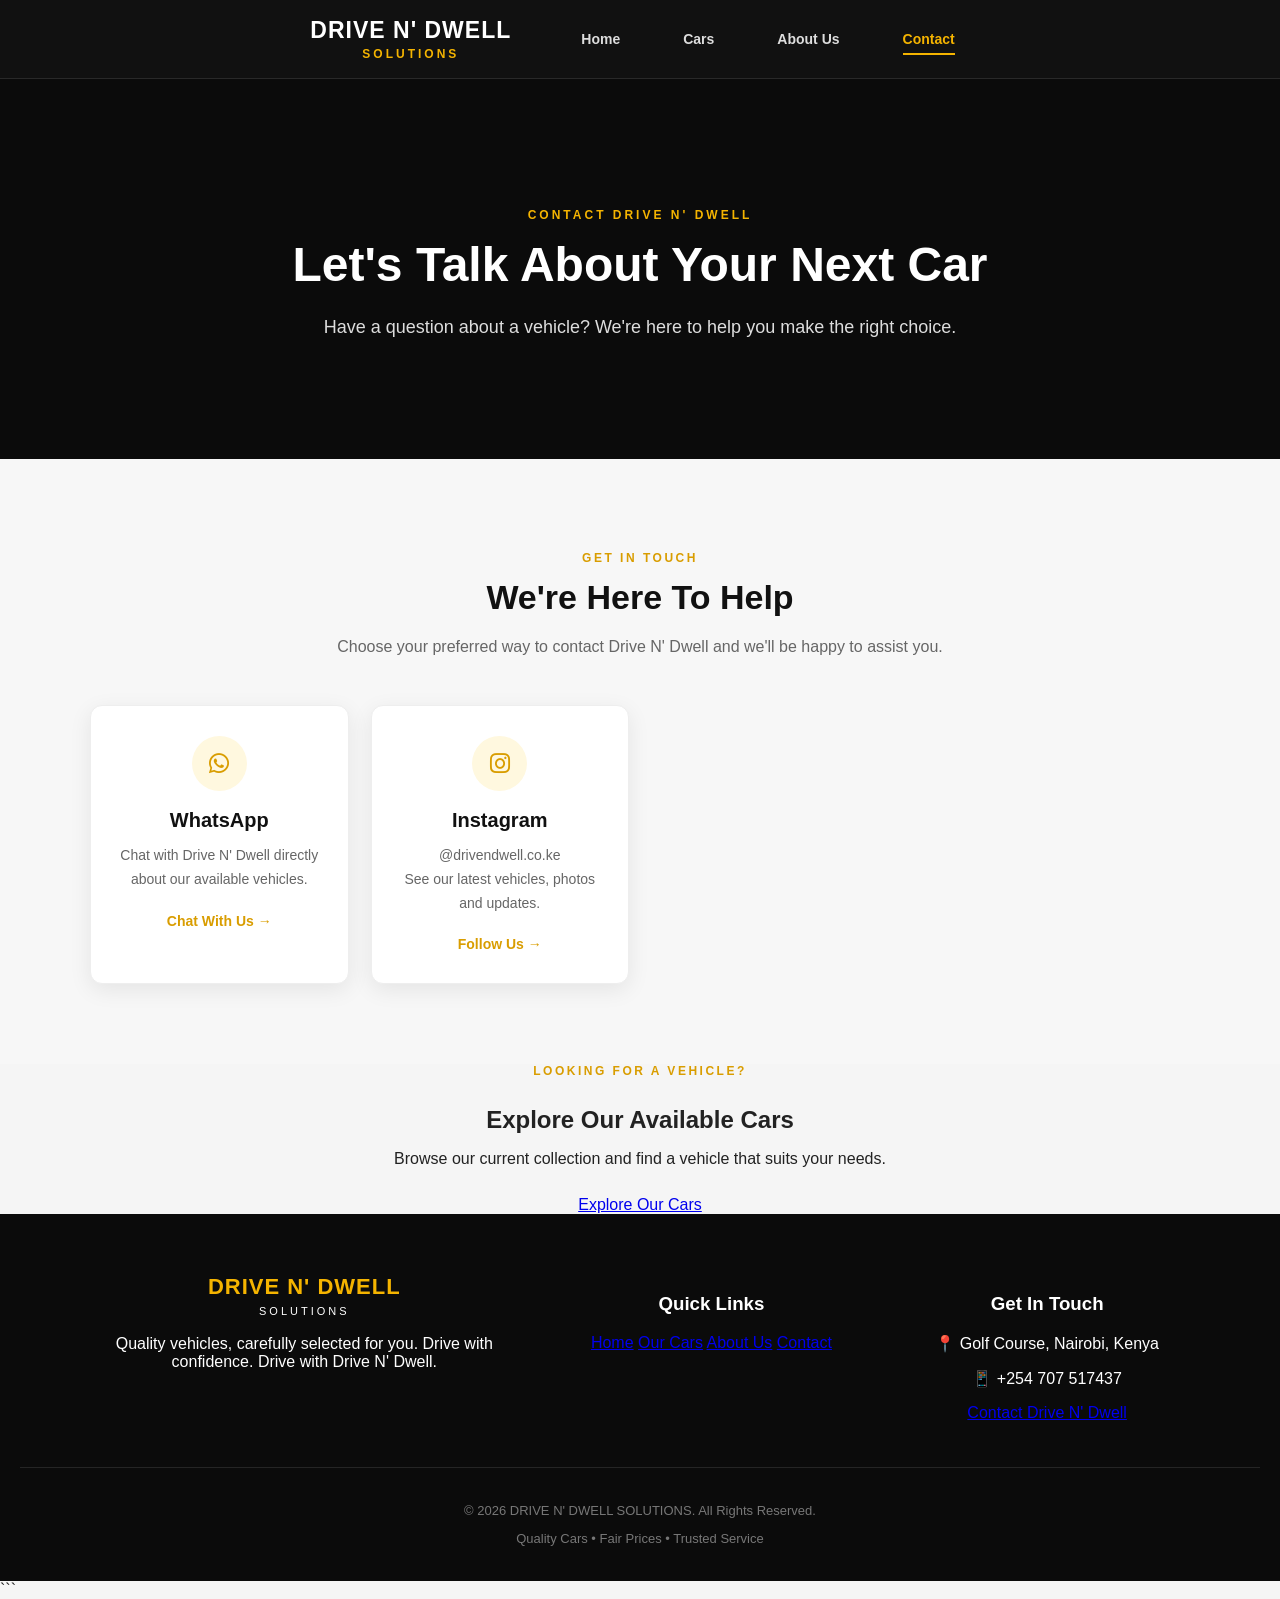
<file: contact.html>
<!DOCTYPE html>
<html lang="en">

<head>
    <meta charset="UTF-8">
    <meta name="viewport" content="width=device-width, initial-scale=1.0">

    <title>Contact Us | DRIVE N' DWELL SOLUTIONS</title>

    <link rel="stylesheet" href="style.css">
    <link rel="stylesheet" href="https://cdnjs.cloudflare.com/ajax/libs/font-awesome/6.5.2/css/all.min.css">
</head>

<body>


    <!-- Header -->

    <header class="site-header">

        <div class="header-inner">

            <a href="index.html" class="logo">
                <span>DRIVE N' DWELL</span>
                <small>SOLUTIONS</small>
            </a>

            <nav class="main-nav">

                <a href="index.html">Home</a>

                <a href="cars.html">Cars</a>

                <a href="about.html">About Us</a>

                <a href="contact.html" class="active">Contact</a>

            </nav>

        </div>

    </header>


    <!-- Contact Hero -->

    <section class="contact-hero">

        <div class="contact-hero-content">

            <p class="contact-label">CONTACT DRIVE N' DWELL</p>

            <h1>Let's Talk About Your Next Car</h1>

            <p>
                Have a question about a vehicle?
                We're here to help you make the right choice.
            </p>

        </div>

    </section>


    <!-- Contact Options -->

    <section class="contact-options">

        <div class="contact-options-heading">

            <p class="contact-section-label">GET IN TOUCH</p>

            <h2>We're Here To Help</h2>

            <p>
                Choose your preferred way to contact
                Drive N' Dwell and we'll be happy to assist you.
            </p>

        </div>


       <div class="contact-container">

    <!-- WhatsApp -->

    <a
        href="https://wa.me/254707517437"
        class="contact-card"
        target="_blank"
        rel="noopener noreferrer">

        <div class="contact-icon">
            <i class="fa-brands fa-whatsapp"></i>
        </div>

        <h3>WhatsApp</h3>

        <p>
            Chat with Drive N' Dwell directly
            about our available vehicles.
        </p>

        <span class="contact-card-link">
            Chat With Us →
        </span>

    </a>


    <!-- Instagram -->

    <a
        href="https://www.instagram.com/drivendwell.co.ke/"
        class="contact-card"
        target="_blank"
        rel="noopener noreferrer">

        <div class="contact-icon">
            <i class="fa-brands fa-instagram"></i>
        </div>

        <h3>Instagram</h3>

        <p>
            @drivendwell.co.ke
            <br>
            See our latest vehicles,
            photos and updates.
        </p>

        <span class="contact-card-link">
            Follow Us →
        </span>

    </a>

</div>
    </section>


    <!-- Contact CTA -->

    <section class="contact-cta">

        <div class="contact-cta-content">

            <p class="contact-section-label">
                LOOKING FOR A VEHICLE?
            </p>

            <h2>Explore Our Available Cars</h2>

            <p>
                Browse our current collection and find
                a vehicle that suits your needs.
            </p>

            <a href="cars.html" class="cta-button">
                Explore Our Cars
            </a>

        </div>

    </section>


    <!-- Footer -->

    <footer class="site-footer">

        <div class="footer-container">


            <div class="footer-brand">

                <a href="index.html" class="footer-logo">
                    <span>DRIVE N' DWELL</span>
                    <small>SOLUTIONS</small>
                </a>

                <p>
                    Quality vehicles, carefully selected for you.
                    Drive with confidence. Drive with Drive N' Dwell.
                </p>

            </div>


            <div class="footer-links">

                <h3>Quick Links</h3>

                <a href="index.html">Home</a>

                <a href="cars.html">Our Cars</a>

                <a href="about.html">About Us</a>

                <a href="contact.html">Contact</a>

            </div>


            <div class="footer-contact">

                <h3>Get In Touch</h3>

                <p>📍 Golf Course, Nairobi, Kenya</p>

                <p>📱 +254 707 517437</p>

                <a href="contact.html">
                    Contact Drive N' Dwell
                </a>

            </div>


        </div>


        <div class="footer-bottom">

            <p>
                &copy; 2026 DRIVE N' DWELL SOLUTIONS. All Rights Reserved.
            </p>

            <p>
                Quality Cars • Fair Prices • Trusted Service
            </p>

        </div>

    </footer>


</body>

</html>
```
</file>
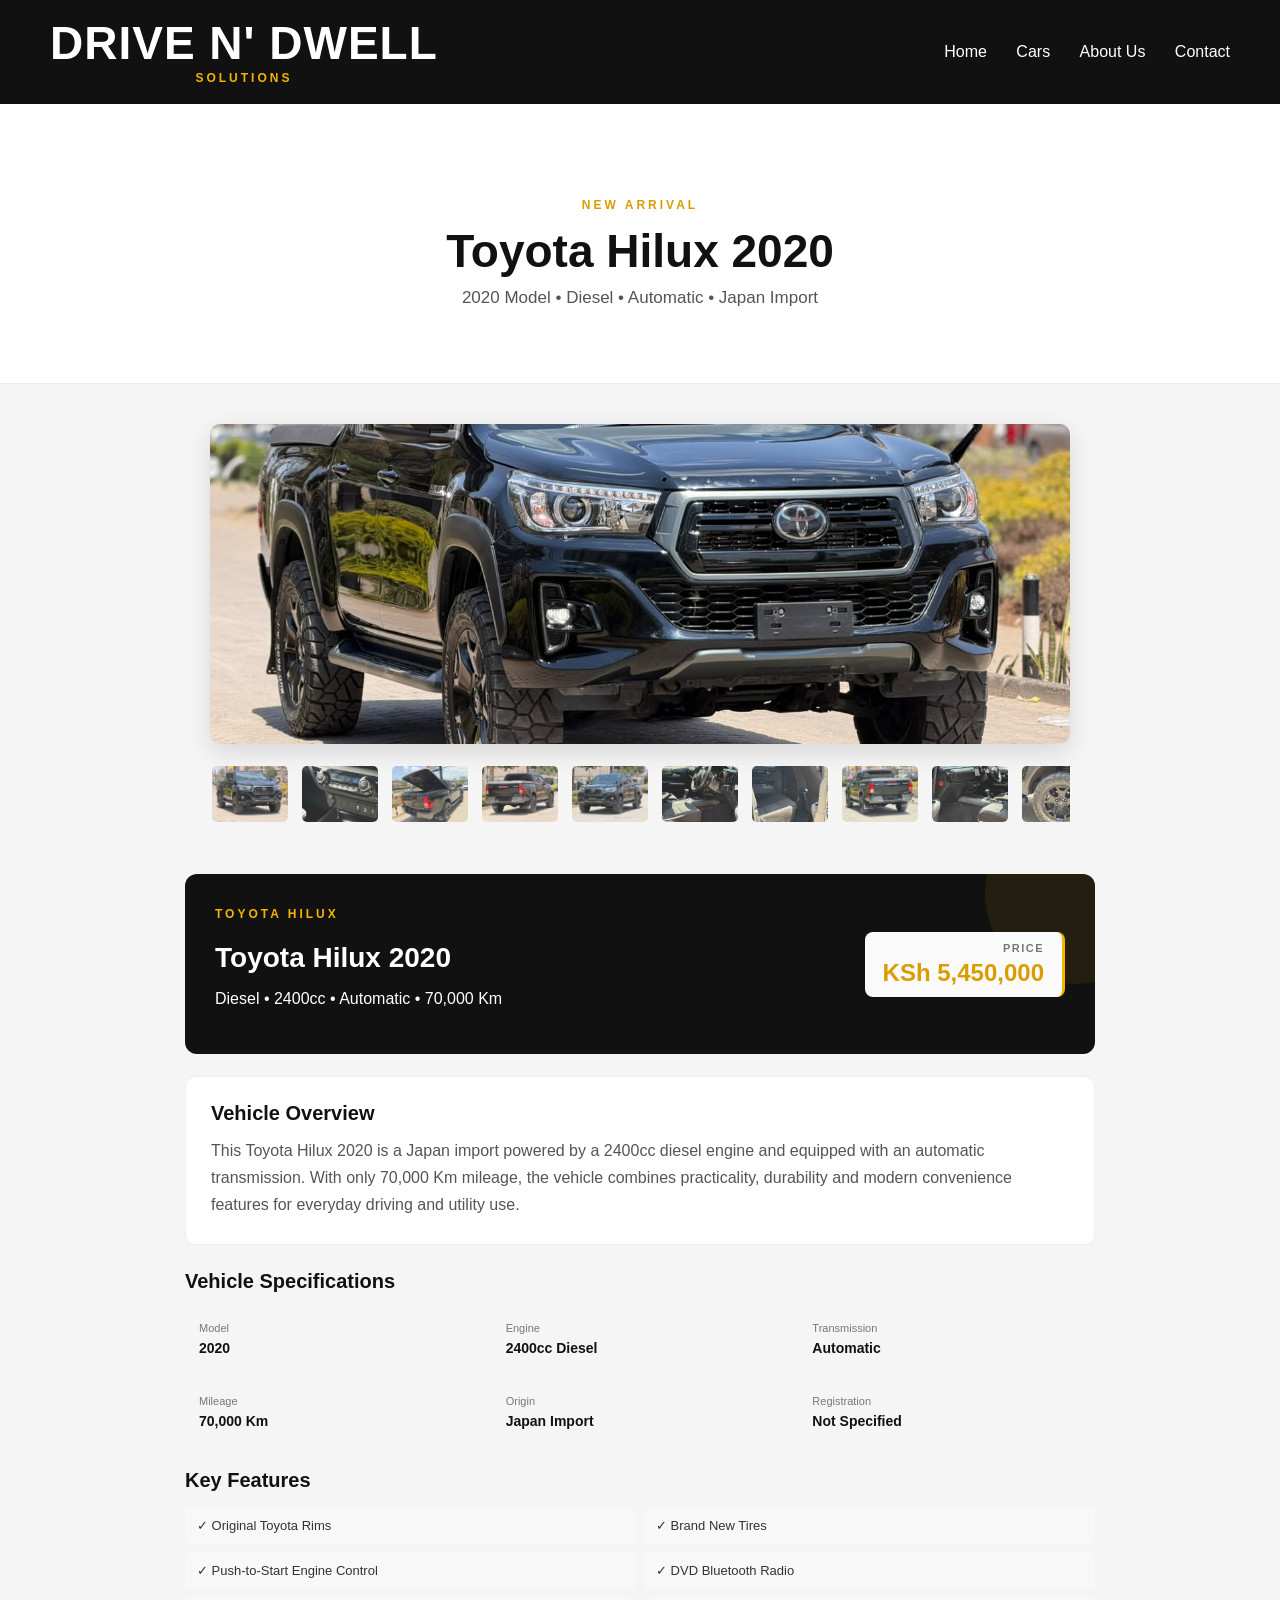
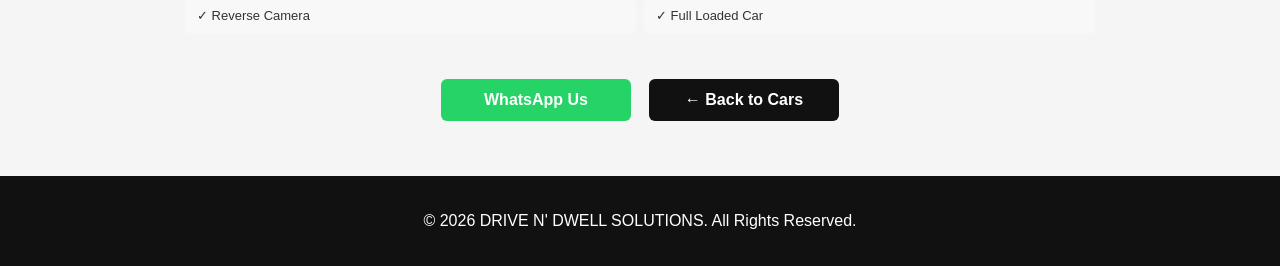
<file: hilux.html>
<!DOCTYPE html>
<html lang="en">
<head>
    <meta charset="UTF-8">
    <meta name="viewport" content="width=device-width, initial-scale=1.0">

    <title>Toyota Hilux 2020 | DRIVE N' DWELL SOLUTIONS</title>

    <link rel="stylesheet" href="style.css">
</head>

<body>

<!-- ================================
     HEADER
================================ -->

<header>

    <div class="logo">
        <h1>DRIVE N' DWELL</h1>
        <small>SOLUTIONS</small>
    </div>

    <nav>
        <a href="index.html">Home</a>
        <a href="cars.html">Cars</a>
        <a href="about.html">About Us</a>
        <a href="contact.html">Contact</a>
    </nav>

</header>


<!-- ================================
     HILUX HERO
================================ -->

<section class="hilux-hero">

    <div class="hilux-hero-content">

        <p class="vehicle-label">NEW ARRIVAL</p>

        <h2>Toyota Hilux 2020</h2>

        <p>2020 Model • Diesel • Automatic • Japan Import</p>

    </div>

</section>


<!-- ================================
     HILUX GALLERY
================================ -->

<section class="hilux-gallery">

    <div class="hilux-main-image">

        <img id="hiluxMainImage"
             src="images/Hilux/Hilux01.jpeg"
             alt="Toyota Hilux 2020">

    </div>


    <div class="hilux-thumbnails">

        <img src="images/Hilux/Hilux01.jpeg"
             onclick="document.getElementById('hiluxMainImage').src=this.src">

        <img src="images/Hilux/Hilux02.jpeg"
             onclick="document.getElementById('hiluxMainImage').src=this.src">

        <img src="images/Hilux/Hilux03.jpeg"
             onclick="document.getElementById('hiluxMainImage').src=this.src">

        <img src="images/Hilux/Hilux04.jpeg"
             onclick="document.getElementById('hiluxMainImage').src=this.src">

        <img src="images/Hilux/Hilux05.jpeg"
             onclick="document.getElementById('hiluxMainImage').src=this.src">

        <img src="images/Hilux/Hilux06.jpeg"
             onclick="document.getElementById('hiluxMainImage').src=this.src">

        <img src="images/Hilux/Hilux07.jpeg"
             onclick="document.getElementById('hiluxMainImage').src=this.src">

        <img src="images/Hilux/Hilux08.jpeg"
             onclick="document.getElementById('hiluxMainImage').src=this.src">

        <img src="images/Hilux/Hilux09.jpeg"
             onclick="document.getElementById('hiluxMainImage').src=this.src">

        <img src="images/Hilux/Hilux10.jpeg"
             onclick="document.getElementById('hiluxMainImage').src=this.src">

        <img src="images/Hilux/Hilux11.jpeg"
             onclick="document.getElementById('hiluxMainImage').src=this.src">

    </div>

</section>


<!-- ================================
     HILUX INFORMATION
================================ -->

<div class="hilux-information">


    <!-- Vehicle Header -->

    <div class="hilux-info-header">

        <div>

            <p class="vehicle-label">TOYOTA HILUX</p>

            <h2>Toyota Hilux 2020</h2>

            <p>Diesel • 2400cc • Automatic • 70,000 Km</p>

        </div>


        <div class="hilux-price">

            <span>PRICE</span>

            <strong>KSh 5,450,000</strong>

        </div>

    </div>


    <!-- Vehicle Overview -->

    <div class="hilux-overview">

        <h2>Vehicle Overview</h2>

        <p>
            This Toyota Hilux 2020 is a Japan import powered by a
            2400cc diesel engine and equipped with an automatic
            transmission. With only 70,000 Km mileage, the vehicle
            combines practicality, durability and modern convenience
            features for everyday driving and utility use.
        </p>

    </div>


    <!-- Vehicle Specifications -->

    <div class="hilux-specifications">

        <h2>Vehicle Specifications</h2>

        <div class="hilux-spec-grid">

            <div>
                <span>Model</span>
                <strong>2020</strong>
            </div>

            <div>
                <span>Engine</span>
                <strong>2400cc Diesel</strong>
            </div>

            <div>
                <span>Transmission</span>
                <strong>Automatic</strong>
            </div>

            <div>
                <span>Mileage</span>
                <strong>70,000 Km</strong>
            </div>

            <div>
                <span>Origin</span>
                <strong>Japan Import</strong>
            </div>

            <div>
                <span>Registration</span>
                <strong>Not Specified</strong>
            </div>

        </div>

    </div>


    <!-- Key Features -->

    <div class="hilux-features">

        <h2>Key Features</h2>

        <div class="hilux-feature-list">

            <div>✓ Original Toyota Rims</div>

            <div>✓ Brand New Tires</div>

            <div>✓ Push-to-Start Engine Control</div>

            <div>✓ DVD Bluetooth Radio</div>

            <div>✓ Reverse Camera</div>

            <div>✓ Full Loaded Car</div>

        </div>

    </div>

</div>


<!-- ================================
     ACTION BUTTONS
================================ -->

<div class="hilux-actions">

    <a href="https://wa.me/254707517437"
       class="whatsapp-button"
       target="_blank">
        WhatsApp Us
    </a>

    <a href="cars.html"
       class="back-button">
        ← Back to Cars
    </a>

</div>


<!-- ================================
     FOOTER
================================ -->

<footer>

    <p>© 2026 DRIVE N' DWELL SOLUTIONS. All Rights Reserved.</p>

</footer>


</body>
</html>
</file>
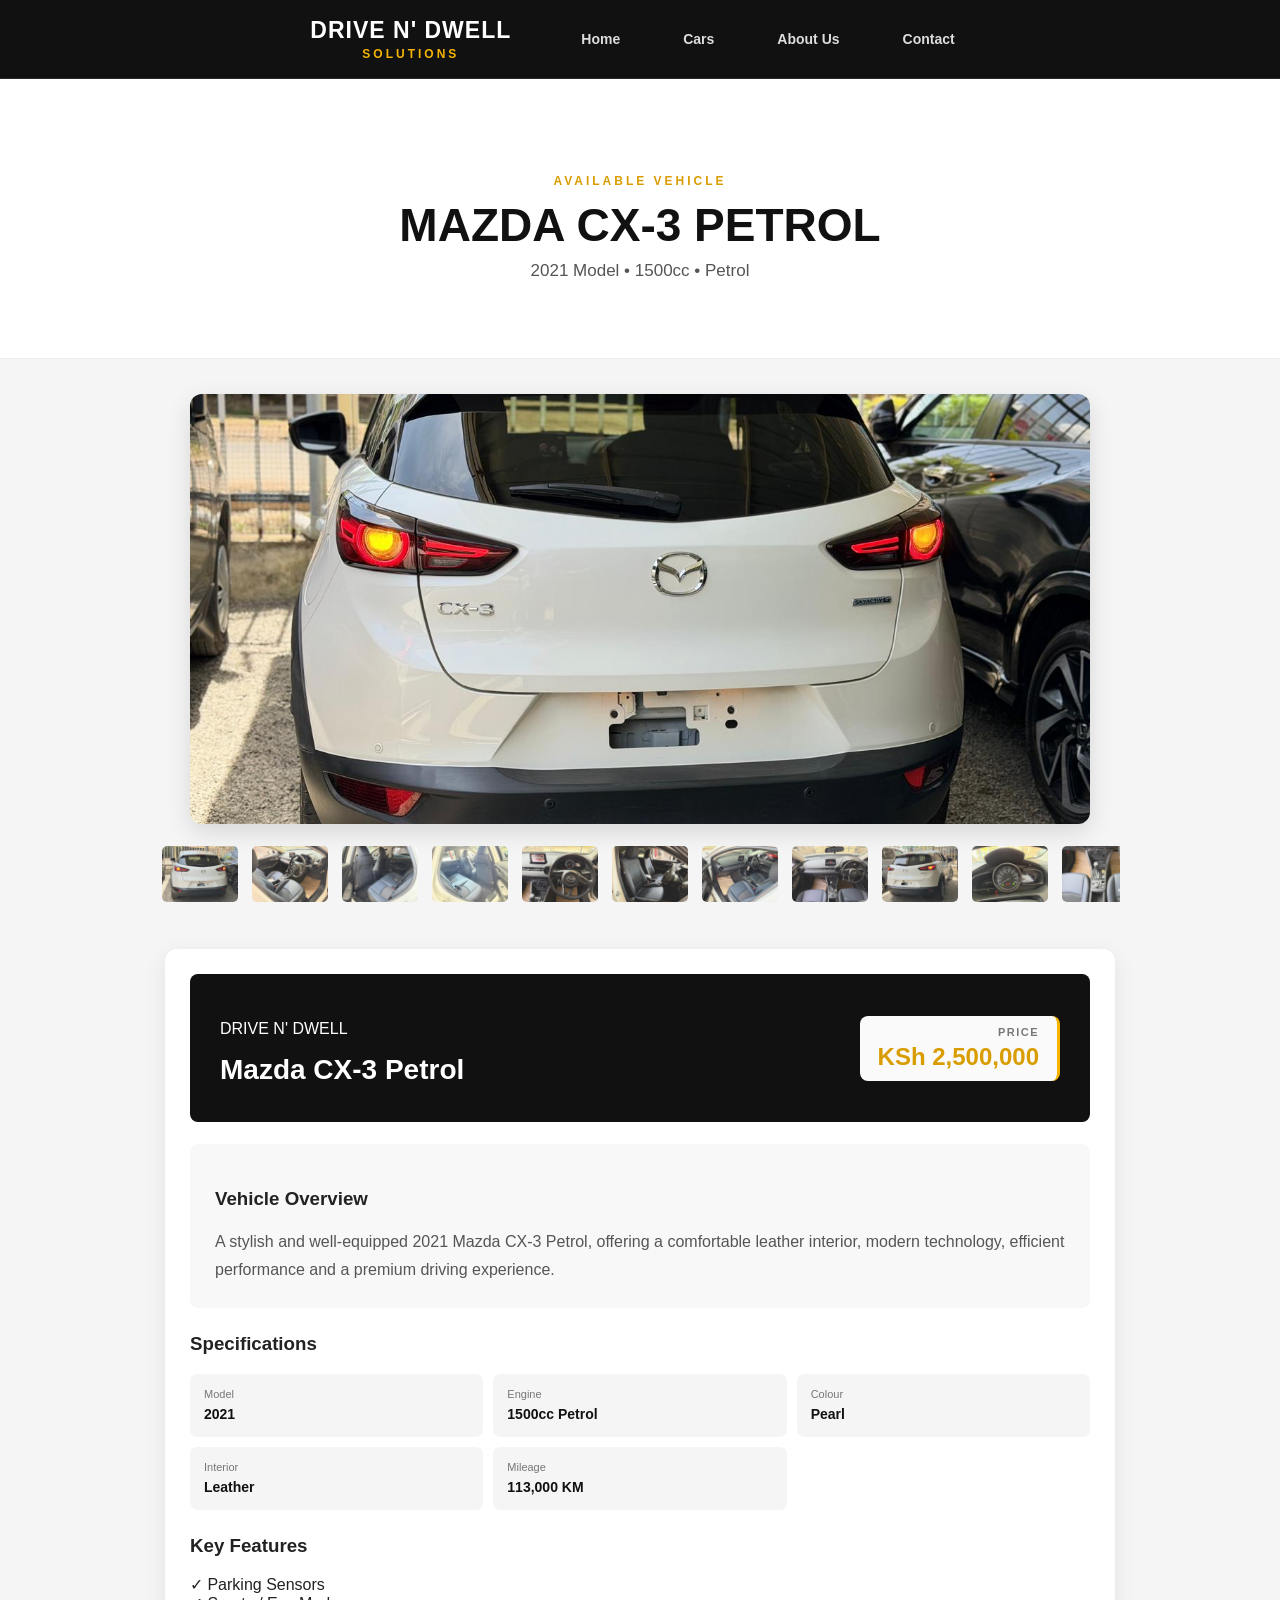
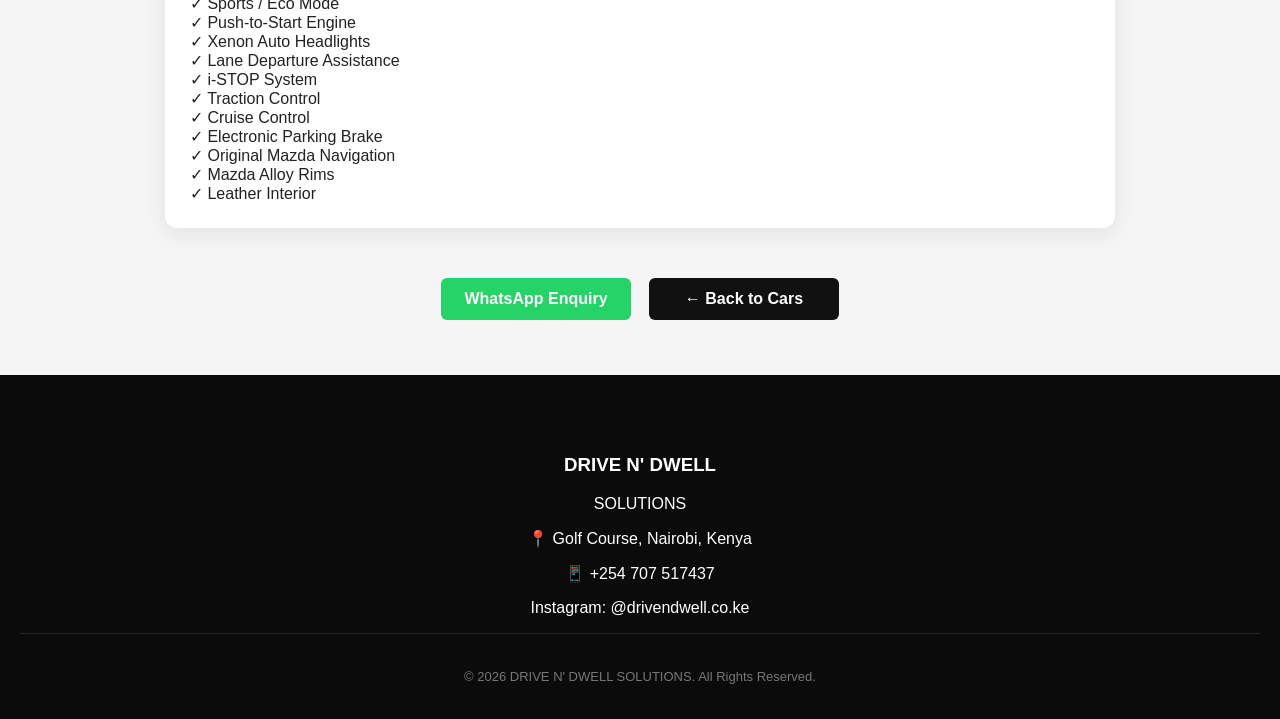
<file: mazda-cx3.html>
<!DOCTYPE html>
<html lang="en">

<head>
    <meta charset="UTF-8">
    <meta name="viewport" content="width=device-width, initial-scale=1.0">

    <title>Mazda CX-3 Petrol 2021 | DRIVE N' DWELL SOLUTIONS</title>

    <link rel="stylesheet" href="style.css">
</head>

<body>

    <!-- Header -->
    <header class="site-header">

        <div class="header-inner">

            <a href="index.html" class="logo">
                <span>DRIVE N' DWELL</span>
                <small>SOLUTIONS</small>
            </a>

            <nav class="main-nav">
                <a href="index.html">Home</a>
                <a href="cars.html">Cars</a>
                <a href="about.html">About Us</a>
                <a href="contact.html">Contact</a>
            </nav>

        </div>

    </header>


    <!-- Mazda CX-3 Hero -->
    <section class="cx3-hero">

        <div class="cx3-hero-content">

            <p class="vehicle-label">AVAILABLE VEHICLE</p>

            <h2>MAZDA CX-3 PETROL</h2>

            <p>2021 Model • 1500cc • Petrol</p>

        </div>

    </section>


    <!-- Mazda CX-3 Gallery -->
    <section class="cx3-gallery">

        <div class="cx3-main-image">

            <img
                id="cx3MainImage"
                src="images/Mazda-CX3/Mazda-CX301.jpeg"
                alt="Mazda CX-3 2021">

        </div>


        <div class="cx3-thumbnails">

            <img src="images/Mazda-CX3/Mazda-CX301.jpeg"
                 alt="Mazda CX-3"
                 onclick="document.getElementById('cx3MainImage').src=this.src">

            <img src="images/Mazda-CX3/Mazda-CX302.jpeg"
                 alt="Mazda CX-3"
                 onclick="document.getElementById('cx3MainImage').src=this.src">

            <img src="images/Mazda-CX3/Mazda-CX303.jpeg"
                 alt="Mazda CX-3"
                 onclick="document.getElementById('cx3MainImage').src=this.src">

            <img src="images/Mazda-CX3/Mazda-CX304.jpeg"
                 alt="Mazda CX-3"
                 onclick="document.getElementById('cx3MainImage').src=this.src">

            <img src="images/Mazda-CX3/Mazda-CX305.jpeg"
                 alt="Mazda CX-3"
                 onclick="document.getElementById('cx3MainImage').src=this.src">

            <img src="images/Mazda-CX3/Mazda-CX306.jpeg"
                 alt="Mazda CX-3"
                 onclick="document.getElementById('cx3MainImage').src=this.src">

            <img src="images/Mazda-CX3/Mazda-CX307.jpeg"
                 alt="Mazda CX-3"
                 onclick="document.getElementById('cx3MainImage').src=this.src">

            <img src="images/Mazda-CX3/Mazda-CX308.jpeg"
                 alt="Mazda CX-3"
                 onclick="document.getElementById('cx3MainImage').src=this.src">

            <img src="images/Mazda-CX3/Mazda-CX309.jpeg"
                 alt="Mazda CX-3"
                 onclick="document.getElementById('cx3MainImage').src=this.src">

            <img src="images/Mazda-CX3/Mazda-CX310.jpeg"
                 alt="Mazda CX-3"
                 onclick="document.getElementById('cx3MainImage').src=this.src">

            <img src="images/Mazda-CX3/Mazda-CX311.jpeg"
                 alt="Mazda CX-3"
                 onclick="document.getElementById('cx3MainImage').src=this.src">

            <img src="images/Mazda-CX3/Mazda-CX312.jpeg"
                 alt="Mazda CX-3"
                 onclick="document.getElementById('cx3MainImage').src=this.src">

            <img src="images/Mazda-CX3/Mazda-CX313.jpeg"
                 alt="Mazda CX-3"
                 onclick="document.getElementById('cx3MainImage').src=this.src">

        </div>

    </section>


    <!-- Mazda CX-3 Information -->
    <section class="cx3-information">

        <div class="cx3-info-header">

            <div>
                <p class="info-label">DRIVE N' DWELL</p>

                <h2>Mazda CX-3 Petrol</h2>
            </div>

            <div class="cx3-price">

                <span>PRICE</span>

                <strong>KSh 2,500,000</strong>

            </div>

        </div>


        <!-- Overview -->
        <div class="cx3-overview">

            <h3>Vehicle Overview</h3>

            <p>
                A stylish and well-equipped 2021 Mazda CX-3 Petrol,
                offering a comfortable leather interior, modern technology,
                efficient performance and a premium driving experience.
            </p>

        </div>


        <!-- Specifications -->
        <div class="cx3-specifications">

            <h3>Specifications</h3>

            <div class="cx3-spec-grid">

                <div class="cx3-spec">
                    <span>Model</span>
                    <strong>2021</strong>
                </div>

                <div class="cx3-spec">
                    <span>Engine</span>
                    <strong>1500cc Petrol</strong>
                </div>

                <div class="cx3-spec">
                    <span>Colour</span>
                    <strong>Pearl</strong>
                </div>

                <div class="cx3-spec">
                    <span>Interior</span>
                    <strong>Leather</strong>
                </div>

                <div class="cx3-spec">
                    <span>Mileage</span>
                    <strong>113,000 KM</strong>
                </div>

            </div>

        </div>


        <!-- Features -->
        <div class="cx3-features">

            <h3>Key Features</h3>

            <div class="cx3-feature-grid">

                <div>✓ Parking Sensors</div>

                <div>✓ Sports / Eco Mode</div>

                <div>✓ Push-to-Start Engine</div>

                <div>✓ Xenon Auto Headlights</div>

                <div>✓ Lane Departure Assistance</div>

                <div>✓ i-STOP System</div>

                <div>✓ Traction Control</div>

                <div>✓ Cruise Control</div>

                <div>✓ Electronic Parking Brake</div>

                <div>✓ Original Mazda Navigation</div>

                <div>✓ Mazda Alloy Rims</div>

                <div>✓ Leather Interior</div>

            </div>

        </div>

    </section>


    <!-- Actions -->
    <section class="cx3-actions">

        <a
            href="https://wa.me/254707517437"
            class="whatsapp-button"
            target="_blank">

            WhatsApp Enquiry

        </a>

        <a
            href="cars.html"
            class="back-button">

            ← Back to Cars

        </a>

    </section>


    <!-- Footer -->
    <footer class="site-footer">

        <div class="footer-inner">

            <div class="footer-brand">
                <h3>DRIVE N' DWELL</h3>
                <p>SOLUTIONS</p>
            </div>

            <div class="footer-info">
                <p>📍 Golf Course, Nairobi, Kenya</p>
                <p>📱 +254 707 517437</p>
                <p>Instagram: @drivendwell.co.ke</p>
            </div>

        </div>

        <div class="footer-bottom">

            <p>
                © 2026 DRIVE N' DWELL SOLUTIONS. All Rights Reserved.
            </p>

        </div>

    </footer>


</body>

</html>
</file>
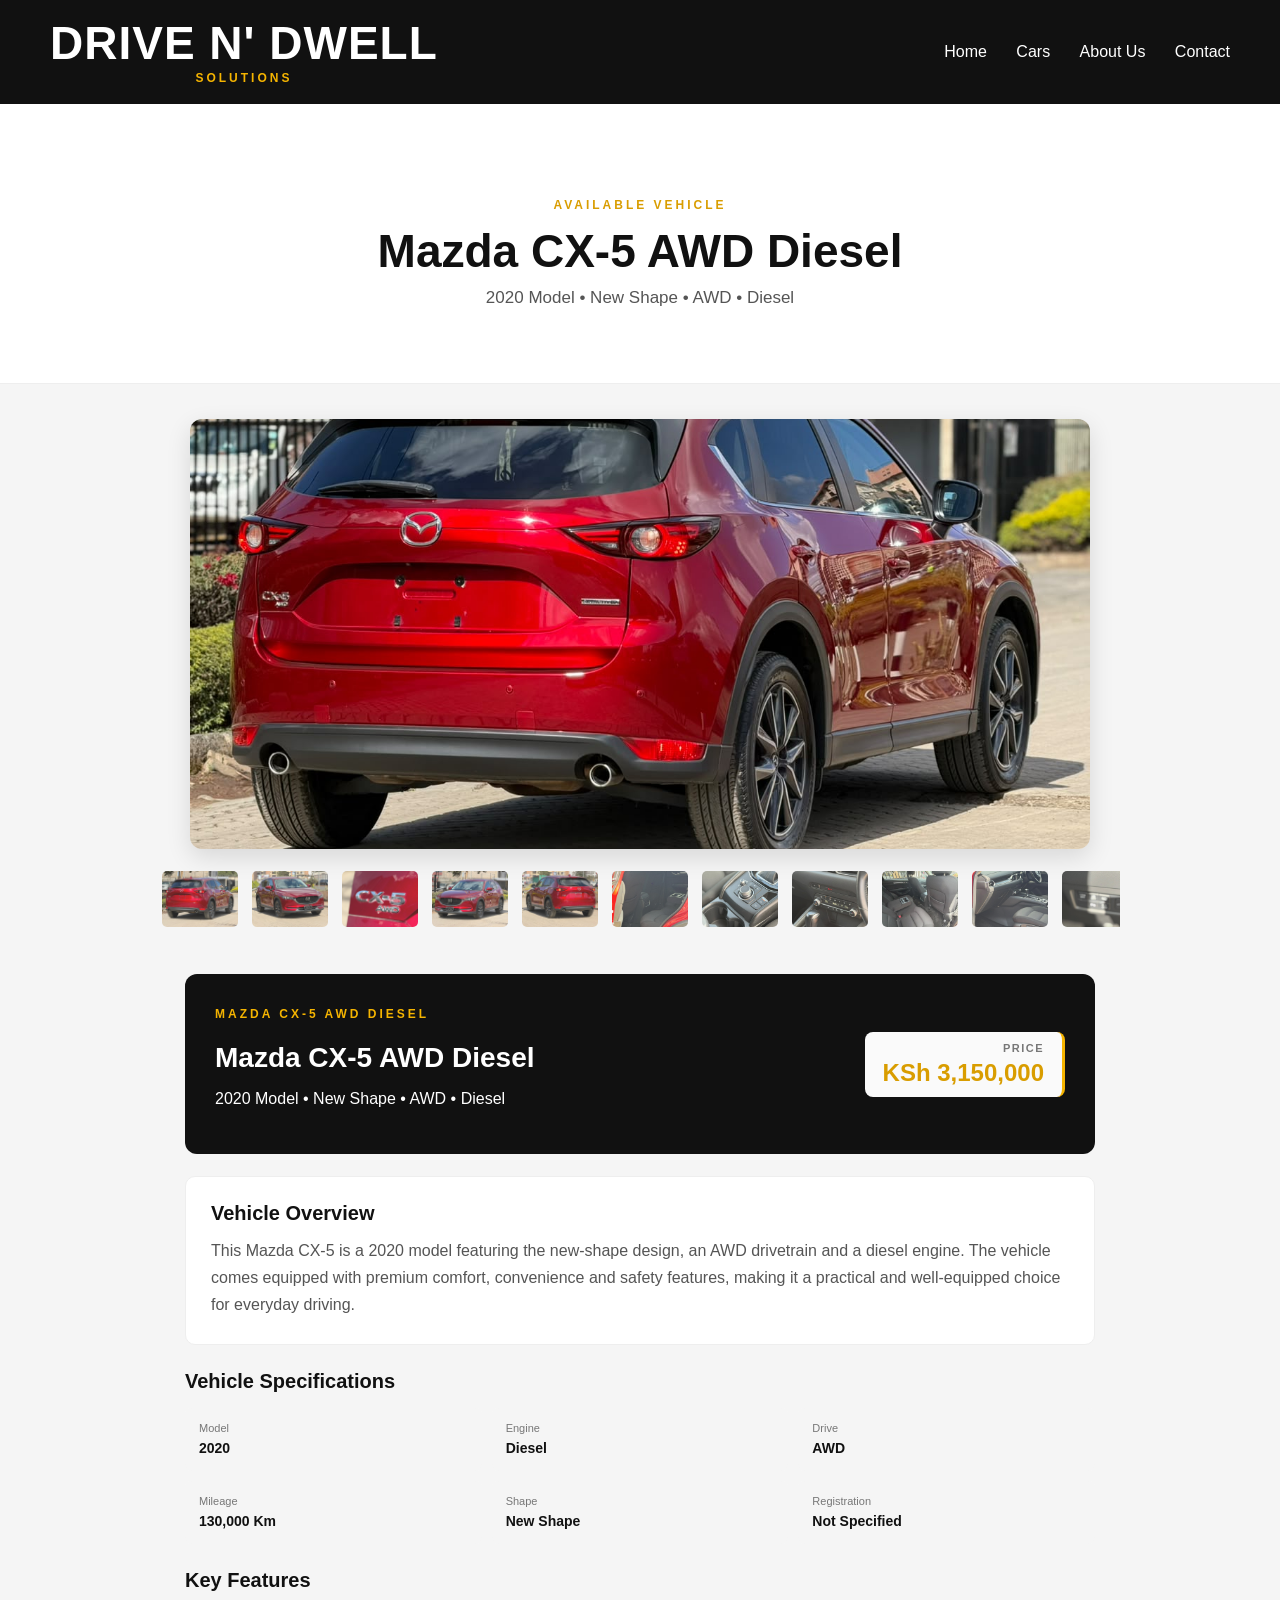
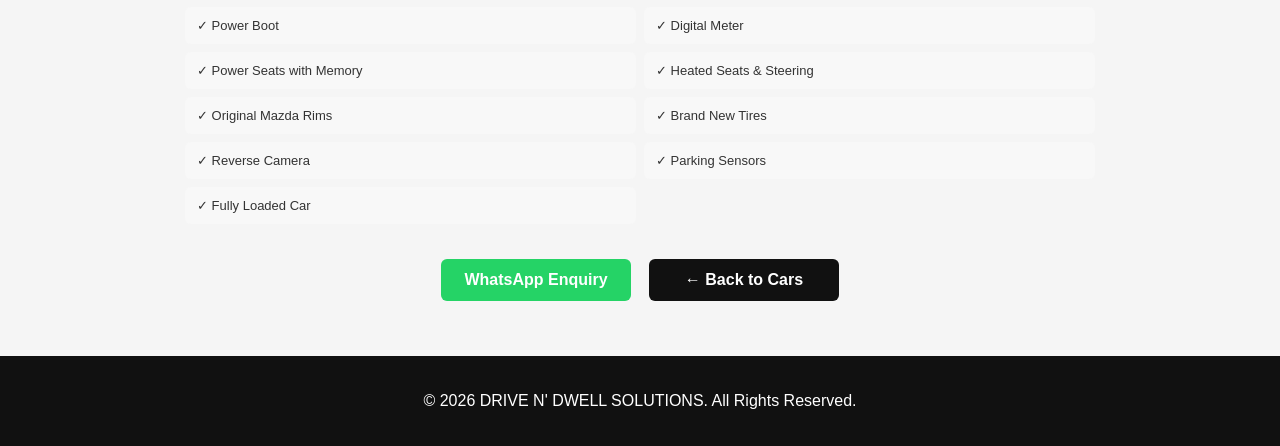
<file: mazda.html>
<!DOCTYPE html>
<html lang="en">
<head>
    <meta charset="UTF-8">
    <meta name="viewport" content="width=device-width, initial-scale=1.0">
    <title>Mazda CX-5 | DRIVE N' DWELL SOLUTIONS</title>

    <link rel="stylesheet" href="style.css">
</head>

<body>

    <!-- Header -->
    <header>
        <div class="logo">
            <h1>DRIVE N' DWELL</h1>
            <small>SOLUTIONS</small>
        </div>

        <nav>
            <a href="index.html">Home</a>
            <a href="cars.html">Cars</a>
            <a href="about.html">About Us</a>
            <a href="contact.html">Contact</a>
        </nav>
    </header>


    <!-- Mazda Hero -->
    <section class="mazda-hero">

        <div class="mazda-hero-content">

            <p class="vehicle-label">AVAILABLE VEHICLE</p>

            <h2>Mazda CX-5 AWD Diesel</h2>

            <p>2020 Model • New Shape • AWD • Diesel</p>

        </div>

    </section>


    <!-- Mazda Gallery -->
    <section class="mazda-gallery">

        <div class="mazda-main-image">
            <img id="mazdaMainImage"
                 src="images/Mazda/mazda-01.jpeg"
                 alt="Mazda CX-5 AWD Diesel">
        </div>

        <div class="mazda-thumbnails">

            <img src="images/Mazda/mazda-01.jpeg"
                 onclick="document.getElementById('mazdaMainImage').src=this.src">

            <img src="images/Mazda/mazda-02.jpeg"
                 onclick="document.getElementById('mazdaMainImage').src=this.src">

            <img src="images/Mazda/mazda-03.jpeg"
                 onclick="document.getElementById('mazdaMainImage').src=this.src">

            <img src="images/Mazda/mazda-04.jpeg"
                 onclick="document.getElementById('mazdaMainImage').src=this.src">

            <img src="images/Mazda/mazda-05.jpeg"
                 onclick="document.getElementById('mazdaMainImage').src=this.src">

            <img src="images/Mazda/mazda-06.jpeg"
                 onclick="document.getElementById('mazdaMainImage').src=this.src">

            <img src="images/Mazda/mazda-07.jpeg"
                 onclick="document.getElementById('mazdaMainImage').src=this.src">

            <img src="images/Mazda/mazda-08.jpeg"
                 onclick="document.getElementById('mazdaMainImage').src=this.src">

            <img src="images/Mazda/mazda-09.jpeg"
                 onclick="document.getElementById('mazdaMainImage').src=this.src">

            <img src="images/Mazda/mazda-10.jpeg"
                 onclick="document.getElementById('mazdaMainImage').src=this.src">

            <img src="images/Mazda/mazda-11.jpeg"
                 onclick="document.getElementById('mazdaMainImage').src=this.src">

        </div>

    </section>


    <!-- Mazda Information -->
    <section class="mazda-information">

        <div class="mazda-info-header">

            <div>
                <p class="vehicle-label">MAZDA CX-5 AWD DIESEL</p>

                <h2>Mazda CX-5 AWD Diesel</h2>

                <p>2020 Model • New Shape • AWD • Diesel</p>
            </div>

            <div class="mazda-price">
                <span>PRICE</span>
                <strong>KSh 3,150,000</strong>
            </div>

        </div>


        <div class="mazda-overview">

            <h2>Vehicle Overview</h2>

            <p>
                This Mazda CX-5 is a 2020 model featuring the new-shape
                design, an AWD drivetrain and a diesel engine. The vehicle
                comes equipped with premium comfort, convenience and
                safety features, making it a practical and well-equipped
                choice for everyday driving.
            </p>

        </div>


        <div class="mazda-specifications">

            <h2>Vehicle Specifications</h2>

            <div class="mazda-spec-grid">

                <div>
                    <span>Model</span>
                    <strong>2020</strong>
                </div>

                <div>
                    <span>Engine</span>
                    <strong>Diesel</strong>
                </div>

                <div>
                    <span>Drive</span>
                    <strong>AWD</strong>
                </div>

                <div>
                    <span>Mileage</span>
                    <strong>130,000 Km</strong>
                </div>

                <div>
                    <span>Shape</span>
                    <strong>New Shape</strong>
                </div>

                <div>
                    <span>Registration</span>
                    <strong>Not Specified</strong>
                </div>

            </div>

        </div>


        <div class="mazda-features">

            <h2>Key Features</h2>

            <div class="mazda-feature-list">

                <div>✓ Power Boot</div>
                <div>✓ Digital Meter</div>
                <div>✓ Power Seats with Memory</div>
                <div>✓ Heated Seats & Steering</div>
                <div>✓ Original Mazda Rims</div>
                <div>✓ Brand New Tires</div>
                <div>✓ Reverse Camera</div>
                <div>✓ Parking Sensors</div>
                <div>✓ Fully Loaded Car</div>

            </div>

        </div>


        <!-- Mazda Actions -->
        <div class="mazda-actions">

            <a href="https://wa.me/254707517437"
               class="whatsapp-button"
               target="_blank">

                WhatsApp Enquiry

            </a>

            <a href="cars.html"
               class="back-button">

                ← Back to Cars

            </a>

        </div>

    </section>


    <!-- Footer -->
    <footer>
        <p>© 2026 DRIVE N' DWELL SOLUTIONS. All Rights Reserved.</p>
    </footer>


</body>
</html>
</file>
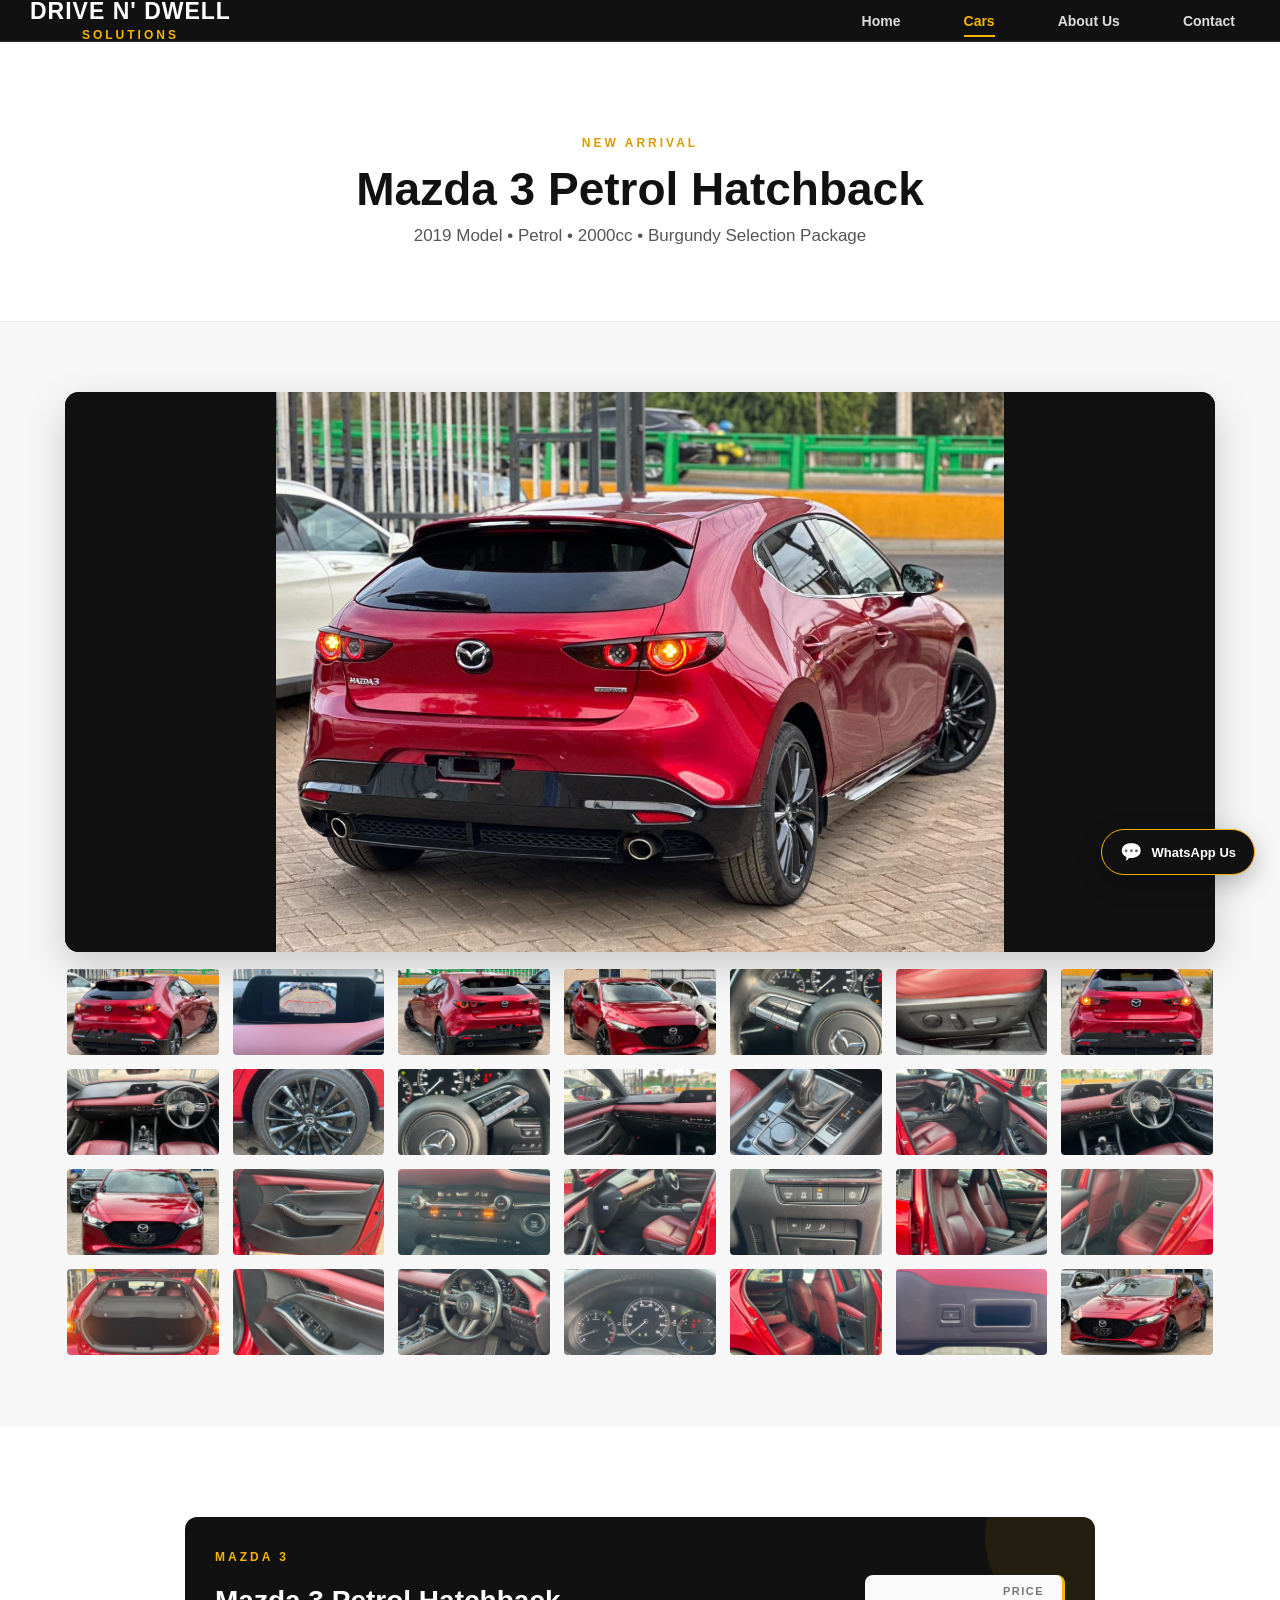
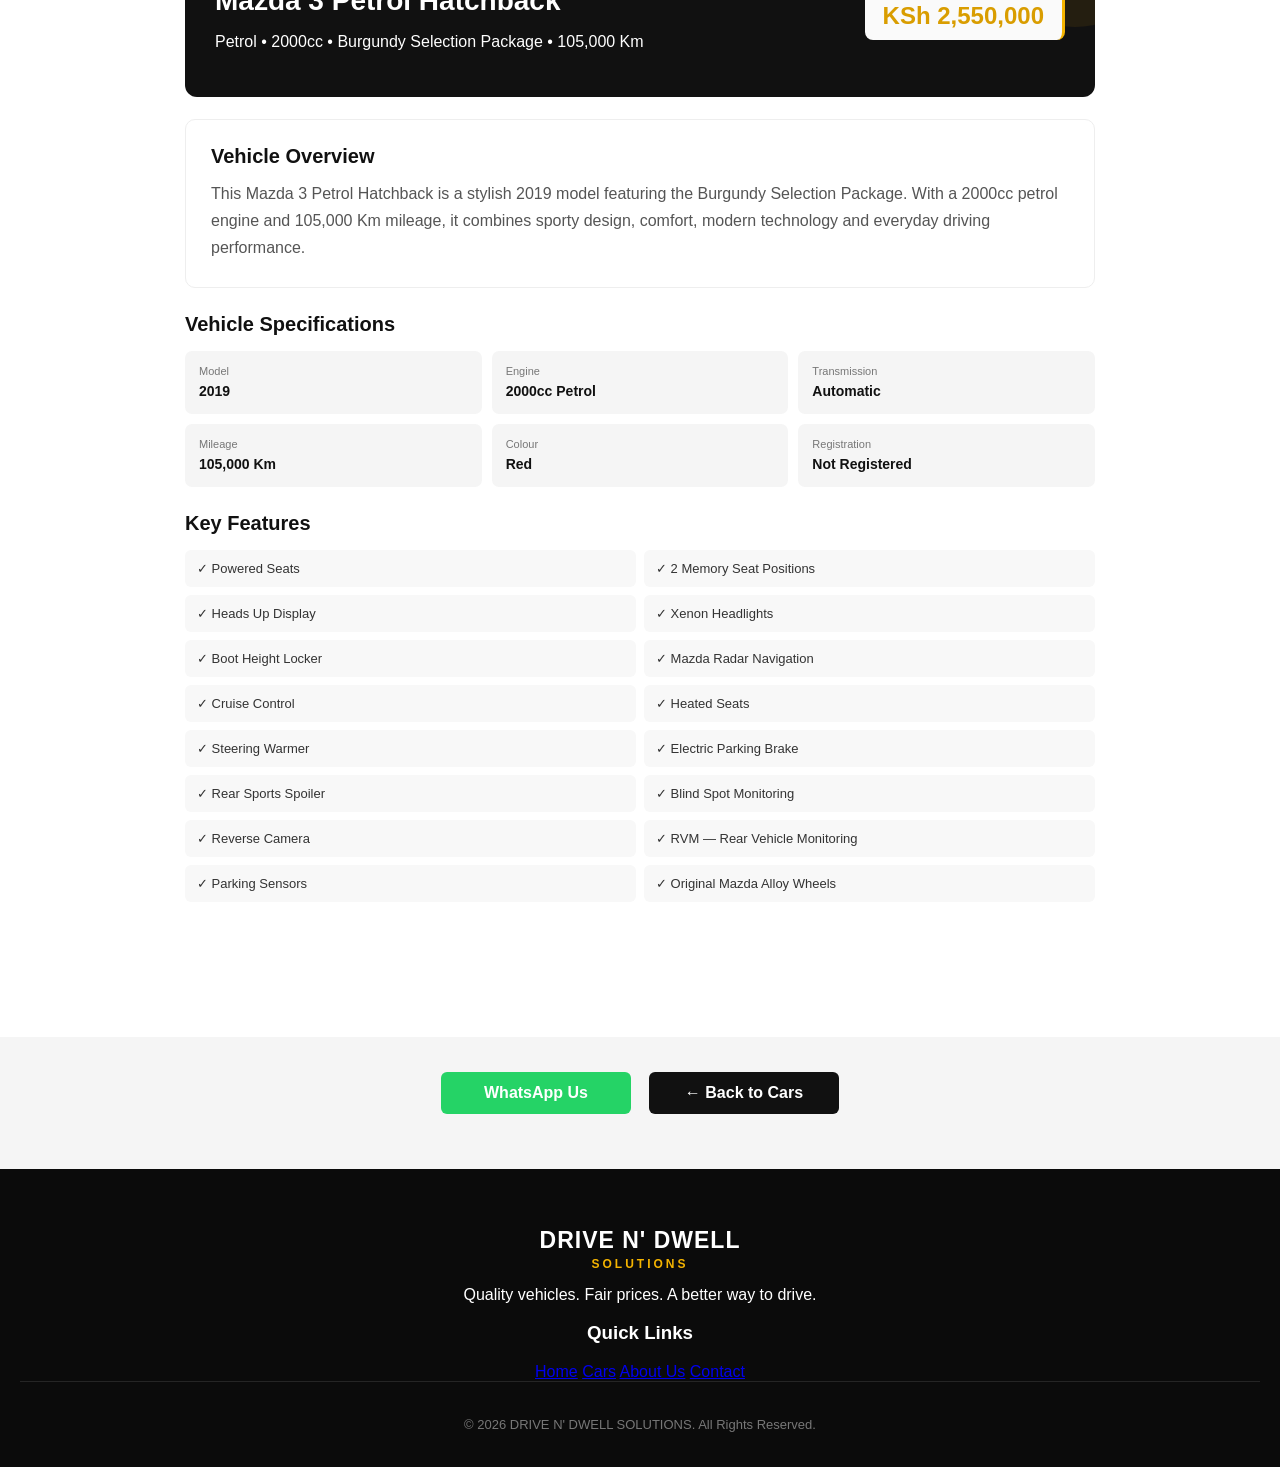
<file: mazda3.html>
<!DOCTYPE html>
<html lang="en">
<head>
    <meta charset="UTF-8">
    <meta name="viewport" content="width=device-width, initial-scale=1.0">

    <title>Mazda 3 Petrol Hatchback | DRIVE N' DWELL SOLUTIONS</title>

    <link rel="stylesheet" href="style.css">
</head>

<body>

    <!-- Header -->
    <header class="site-header">

        <a href="index.html" class="logo">
            <span>DRIVE N' DWELL</span>
            <small>SOLUTIONS</small>
        </a>

        <nav class="main-nav">
            <a href="index.html">Home</a>
            <a href="cars.html" class="active">Cars</a>
            <a href="about.html">About Us</a>
            <a href="contact.html">Contact</a>
        </nav>

    </header>


    <!-- ================================
     MAZDA 3 HERO
================================ -->

<section class="hilux-hero">

    <div class="hilux-hero-content">

        <p class="vehicle-label">NEW ARRIVAL</p>

        <h2>Mazda 3 Petrol Hatchback</h2>

        <p>2019 Model • Petrol • 2000cc • Burgundy Selection Package</p>

    </div>

</section>

    <!-- Vehicle Gallery -->
    <section class="vehicle-gallery-section">

        <div class="vehicle-gallery">

            <div class="main-vehicle-image">
                <img
                    id="mainVehicleImage"
                    src="images/Mazda 3/Mazda 3.01.jpeg"
                    alt="Mazda 3 Petrol Hatchback">
            </div>

            <div class="vehicle-thumbnails">

                <img src="images/Mazda 3/Mazda 3.01.jpeg"
                     alt="Mazda 3 image 1"
                     onclick="changeVehicleImage(this.src)">

                <img src="images/Mazda 3/Mazda 3.02.jpeg"
                     alt="Mazda 3 image 2"
                     onclick="changeVehicleImage(this.src)">

                <img src="images/Mazda 3/Mazda 3.03.jpeg"
                     alt="Mazda 3 image 3"
                     onclick="changeVehicleImage(this.src)">

                <img src="images/Mazda 3/Mazda 3.04.jpeg"
                     alt="Mazda 3 image 4"
                     onclick="changeVehicleImage(this.src)">

                <img src="images/Mazda 3/Mazda 3.05.jpeg"
                     alt="Mazda 3 image 5"
                     onclick="changeVehicleImage(this.src)">

                <img src="images/Mazda 3/Mazda 3.06.jpeg"
                     alt="Mazda 3 image 6"
                     onclick="changeVehicleImage(this.src)">

                <img src="images/Mazda 3/Mazda 3.07.jpeg"
                     alt="Mazda 3 image 7"
                     onclick="changeVehicleImage(this.src)">

                <img src="images/Mazda 3/Mazda 3.08.jpeg"
                     alt="Mazda 3 image 8"
                     onclick="changeVehicleImage(this.src)">

                <img src="images/Mazda 3/Mazda 3.09.jpeg"
                     alt="Mazda 3 image 9"
                     onclick="changeVehicleImage(this.src)">

                <img src="images/Mazda 3/Mazda 3.10.jpeg"
                     alt="Mazda 3 image 10"
                     onclick="changeVehicleImage(this.src)">

                <img src="images/Mazda 3/Mazda 3.11.jpeg"
                     alt="Mazda 3 image 11"
                     onclick="changeVehicleImage(this.src)">

                <img src="images/Mazda 3/Mazda 3.12.jpeg"
                     alt="Mazda 3 image 12"
                     onclick="changeVehicleImage(this.src)">

                <img src="images/Mazda 3/Mazda 3.13.jpeg"
                     alt="Mazda 3 image 13"
                     onclick="changeVehicleImage(this.src)">

                <img src="images/Mazda 3/Mazda 3.14.jpeg"
                     alt="Mazda 3 image 14"
                     onclick="changeVehicleImage(this.src)">

                <img src="images/Mazda 3/Mazda 3.15.jpeg"
                     alt="Mazda 3 image 15"
                     onclick="changeVehicleImage(this.src)">

                <img src="images/Mazda 3/Mazda 3.16.jpeg"
                     alt="Mazda 3 image 16"
                     onclick="changeVehicleImage(this.src)">

                <img src="images/Mazda 3/Mazda 3.17.jpeg"
                     alt="Mazda 3 image 17"
                     onclick="changeVehicleImage(this.src)">

                <img src="images/Mazda 3/Mazda 3.18.jpeg"
                     alt="Mazda 3 image 18"
                     onclick="changeVehicleImage(this.src)">

                <img src="images/Mazda 3/Mazda 3.19.jpeg"
                     alt="Mazda 3 image 19"
                     onclick="changeVehicleImage(this.src)">

                <img src="images/Mazda 3/Mazda 3.20.jpeg"
                     alt="Mazda 3 image 20"
                     onclick="changeVehicleImage(this.src)">

                <img src="images/Mazda 3/Mazda 3.21.jpeg"
                     alt="Mazda 3 image 21"
                     onclick="changeVehicleImage(this.src)">

                <img src="images/Mazda 3/Mazda 3.22.jpeg"
                     alt="Mazda 3 image 22"
                     onclick="changeVehicleImage(this.src)">

                <img src="images/Mazda 3/Mazda 3.23.jpeg"
                     alt="Mazda 3 image 23"
                     onclick="changeVehicleImage(this.src)">

                <img src="images/Mazda 3/Mazda 3.24.jpeg"
                     alt="Mazda 3 image 24"
                     onclick="changeVehicleImage(this.src)">

                <img src="images/Mazda 3/Mazda 3.25.jpeg"
                     alt="Mazda 3 image 25"
                     onclick="changeVehicleImage(this.src)">

                <img src="images/Mazda 3/Mazda 3.26.jpeg"
                     alt="Mazda 3 image 26"
                     onclick="changeVehicleImage(this.src)">

                <img src="images/Mazda 3/Mazda 3.27.jpeg"
                     alt="Mazda 3 image 27"
                     onclick="changeVehicleImage(this.src)">

                <img src="images/Mazda 3/Mazda 3.28.jpeg"
                     alt="Mazda 3 image 28"
                     onclick="changeVehicleImage(this.src)">

            </div>

        </div>

    </section>


    <!-- ================================
     MAZDA 3 INFORMATION
================================ -->

<section class="vehicle-info-section">

    <div class="hilux-information">


        <!-- Vehicle Header -->

        <div class="hilux-info-header">

            <div>

                <p class="vehicle-label">MAZDA 3</p>

                <h2>Mazda 3 Petrol Hatchback</h2>

                <p>
                    Petrol • 2000cc • Burgundy Selection Package • 105,000 Km
                </p>

            </div>


            <div class="hilux-price">

                <span>PRICE</span>

                <strong>KSh 2,550,000</strong>

            </div>

        </div>


        <!-- Vehicle Overview -->

        <div class="hilux-overview">

            <h2>Vehicle Overview</h2>

            <p>
                This Mazda 3 Petrol Hatchback is a stylish 2019 model
                featuring the Burgundy Selection Package. With a
                2000cc petrol engine and 105,000 Km mileage, it combines
                sporty design, comfort, modern technology and everyday
                driving performance.
            </p>

        </div>


        <!-- Vehicle Specifications -->

        <div class="hilux-specifications">

            <h2>Vehicle Specifications</h2>

            <div class="hilux-spec-grid">

                <div>
                    <span>Model</span>
                    <strong>2019</strong>
                </div>

                <div>
                    <span>Engine</span>
                    <strong>2000cc Petrol</strong>
                </div>

                <div>
                    <span>Transmission</span>
                    <strong>Automatic</strong>
                </div>

                <div>
                    <span>Mileage</span>
                    <strong>105,000 Km</strong>
                </div>

                <div>
                    <span>Colour</span>
                    <strong>Red</strong>
                </div>

                <div>
                    <span>Registration</span>
                    <strong>Not Registered</strong>
                </div>

            </div>

        </div>


        <!-- Key Features -->

        <div class="hilux-features">

            <h2>Key Features</h2>

            <div class="hilux-feature-list">

                <div>✓ Powered Seats</div>

                <div>✓ 2 Memory Seat Positions</div>

                <div>✓ Heads Up Display</div>

                <div>✓ Xenon Headlights</div>

                <div>✓ Boot Height Locker</div>

                <div>✓ Mazda Radar Navigation</div>

                <div>✓ Cruise Control</div>

                <div>✓ Heated Seats</div>

                <div>✓ Steering Warmer</div>

                <div>✓ Electric Parking Brake</div>

                <div>✓ Rear Sports Spoiler</div>

                <div>✓ Blind Spot Monitoring</div>

                <div>✓ Reverse Camera</div>

                <div>✓ RVM — Rear Vehicle Monitoring</div>

                <div>✓ Parking Sensors</div>

                <div>✓ Original Mazda Alloy Wheels</div>

            </div>

        </div>


    </div>

</section>
<!-- ================================
     ACTION BUTTONS
================================ -->

<div class="hilux-actions">

    <a
        href="https://wa.me/254707517437?text=Hello%20Drive%20N%27%20Dwell%20Solutions%2C%20I%27m%20interested%20in%20the%20Mazda%203%20Petrol%20Hatchback%20listed%20at%20KSh%202%2C550%2C000.%20Is%20it%20still%20available%3F"
        class="whatsapp-button"
        target="_blank">
        WhatsApp Us
    </a>

    <a
        href="cars.html"
        class="back-button">
        ← Back to Cars
    </a>

</div>
    <!-- Footer -->
    <footer class="site-footer">

        <div class="footer-content">

            <div class="footer-brand">
                <a href="index.html" class="logo">
                    <span>DRIVE N' DWELL</span>
                    <small>SOLUTIONS</small>
                </a>

                <p>
                    Quality vehicles. Fair prices.
                    A better way to drive.
                </p>
            </div>

            <div class="footer-links">
                <h3>Quick Links</h3>
                <a href="index.html">Home</a>
                <a href="cars.html">Cars</a>
                <a href="about.html">About Us</a>
                <a href="contact.html">Contact</a>
            </div>

        </div>

        <div class="footer-bottom">
            <p>
                © 2026 DRIVE N' DWELL SOLUTIONS. All Rights Reserved.
            </p>
        </div>

    </footer>
    <!-- Floating WhatsApp -->

<a
    href="https://wa.me/254707517437?text=Hello%20Drive%20N%27%20Dwell%20Solutions%2C%20I%27d%20like%20to%20make%20an%20enquiry."
    class="floating-whatsapp"
    target="_blank"
    aria-label="Contact Drive N' Dwell Solutions on WhatsApp"
>
    <span class="floating-whatsapp-icon">💬</span>
    <span class="floating-whatsapp-text">WhatsApp Us</span>
</a>


    <!-- Vehicle Gallery Script -->
    <script>
        function changeVehicleImage(imageSource) {
            document.getElementById("mainVehicleImage").src = imageSource;
        }
    </script>

</body>
</html>
</file>
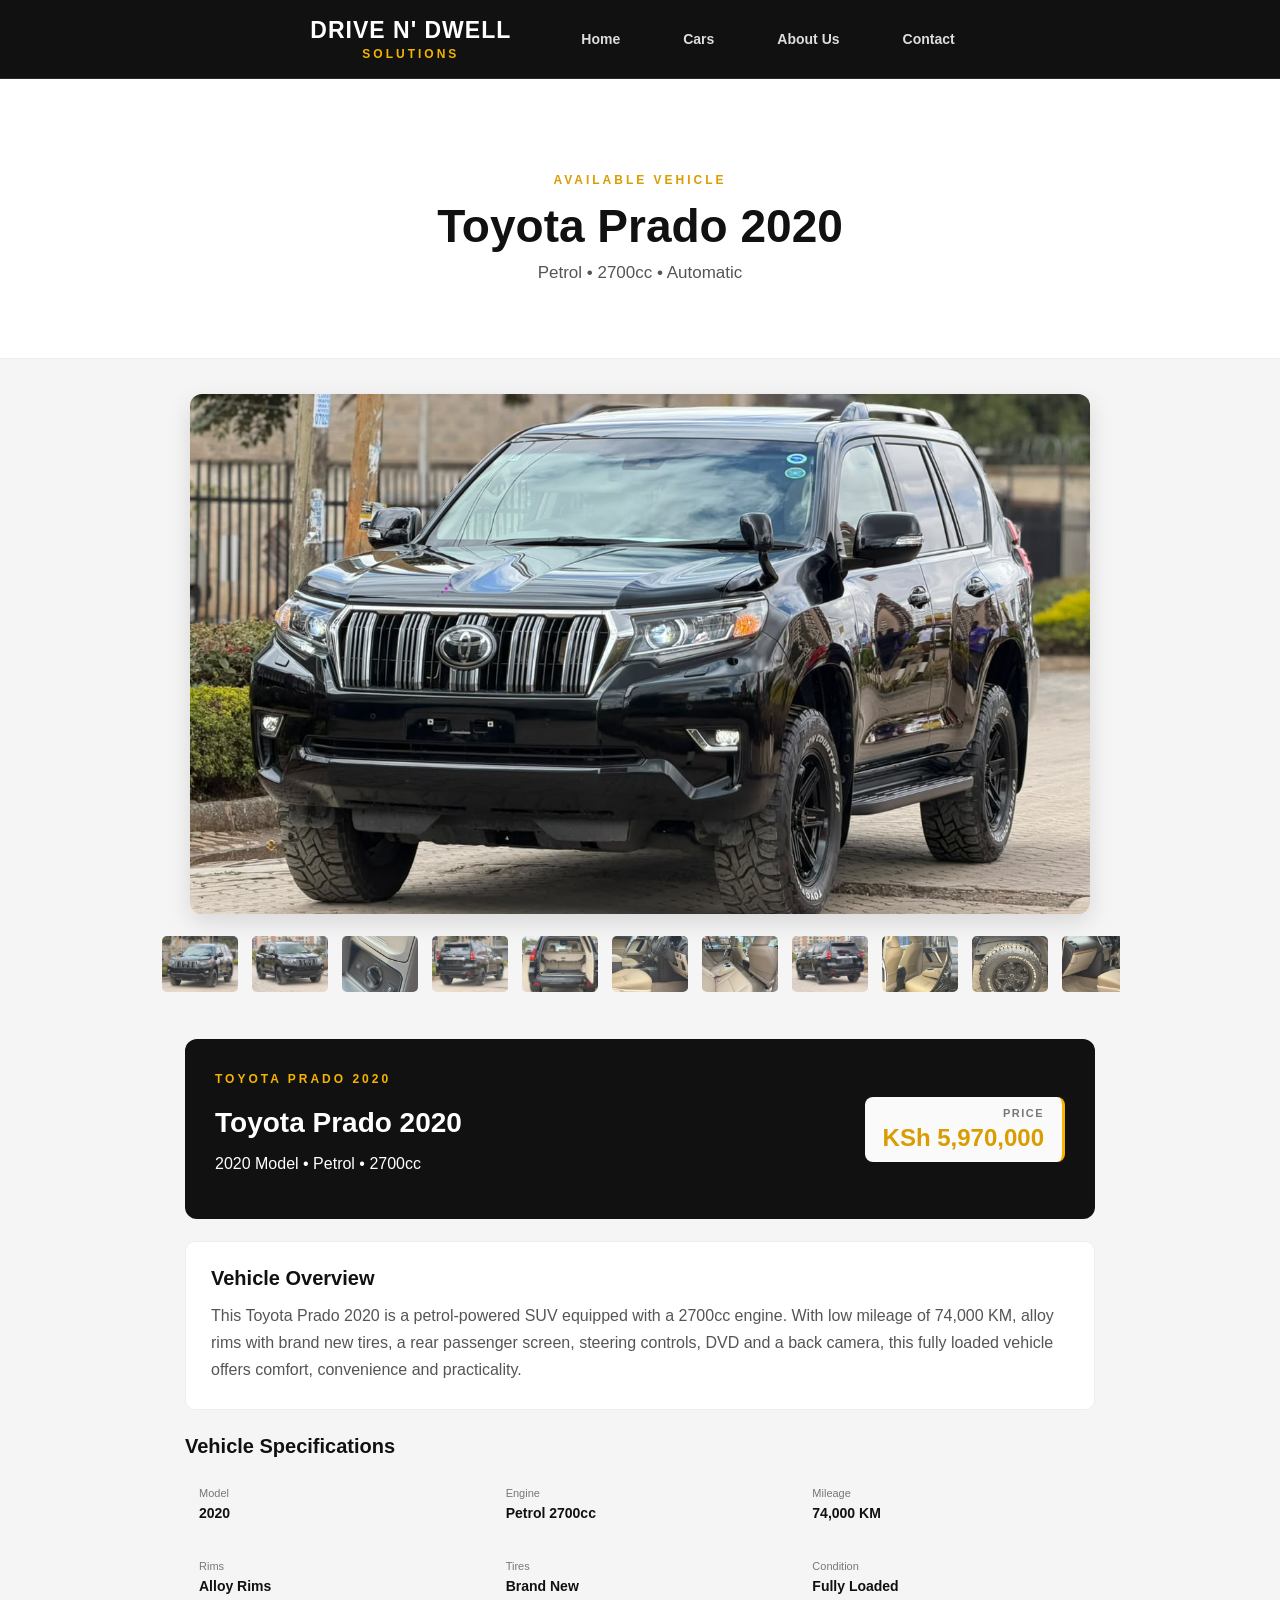
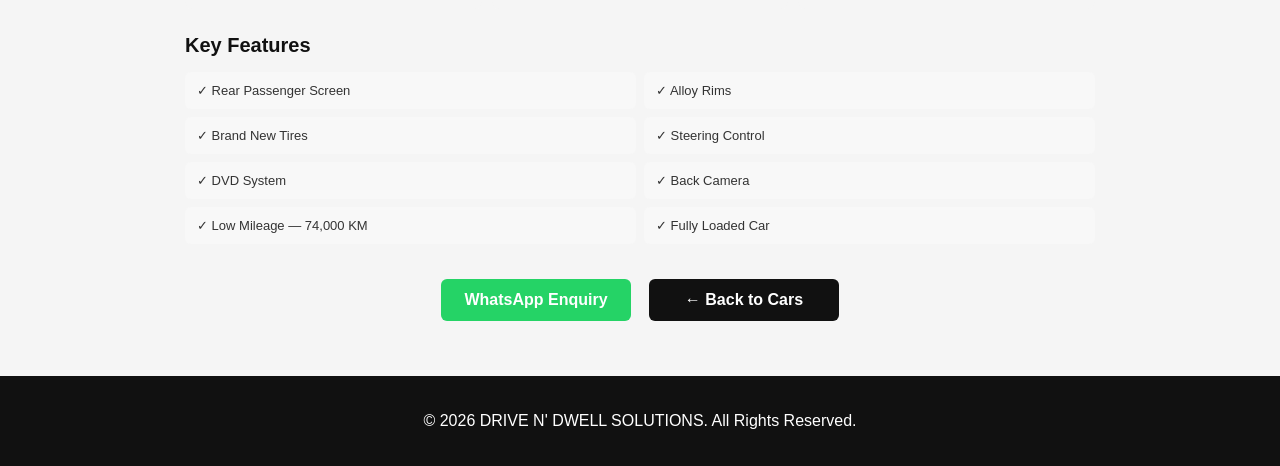
<file: prado.html>
<!DOCTYPE html>
<html lang="en">

<head>
    <meta charset="UTF-8">
    <meta name="viewport" content="width=device-width, initial-scale=1.0">

    <title>Toyota Prado 2020 | DRIVE N' DWELL SOLUTIONS</title>

    <link rel="stylesheet" href="style.css">
</head>

<body>

    <!-- Header -->
    <header class="site-header">

        <div class="header-inner">

            <a href="index.html" class="logo">
                <span>DRIVE N' DWELL</span>
                <small>SOLUTIONS</small>
            </a>

            <nav class="main-nav">
                <a href="index.html">Home</a>
                <a href="cars.html">Cars</a>
                <a href="about.html">About Us</a>
                <a href="contact.html">Contact</a>
            </nav>

        </div>

    </header>


    <!-- Prado Hero -->
    <section class="prado-hero">

        <div class="prado-hero-content">

            <p class="vehicle-label">AVAILABLE VEHICLE</p>

            <h2>Toyota Prado 2020</h2>

            <p>Petrol • 2700cc • Automatic</p>

        </div>

    </section>


    <!-- Prado Gallery -->
    <section class="prado-gallery">

        <div class="prado-main-image">

            <img id="pradoMainImage"
                 src="images/Prado/Prado01.jpeg"
                 alt="Toyota Prado 2020">

        </div>


        <div class="prado-thumbnails">

            <img src="images/Prado/Prado01.jpeg"
                 alt="Toyota Prado 2020"
                 onclick="document.getElementById('pradoMainImage').src=this.src">

            <img src="images/Prado/Prado02.jpeg"
                 alt="Toyota Prado 2020"
                 onclick="document.getElementById('pradoMainImage').src=this.src">

            <img src="images/Prado/Prado03.jpeg"
                 alt="Toyota Prado 2020"
                 onclick="document.getElementById('pradoMainImage').src=this.src">

            <img src="images/Prado/Prado04.jpeg"
                 alt="Toyota Prado 2020"
                 onclick="document.getElementById('pradoMainImage').src=this.src">

            <img src="images/Prado/Prado05.jpeg"
                 alt="Toyota Prado 2020"
                 onclick="document.getElementById('pradoMainImage').src=this.src">

            <img src="images/Prado/Prado06.jpeg"
                 alt="Toyota Prado 2020"
                 onclick="document.getElementById('pradoMainImage').src=this.src">

            <img src="images/Prado/Prado07.jpeg"
                 alt="Toyota Prado 2020"
                 onclick="document.getElementById('pradoMainImage').src=this.src">

            <img src="images/Prado/Prado08.jpeg"
                 alt="Toyota Prado 2020"
                 onclick="document.getElementById('pradoMainImage').src=this.src">

            <img src="images/Prado/Prado09.jpeg"
                 alt="Toyota Prado 2020"
                 onclick="document.getElementById('pradoMainImage').src=this.src">

            <img src="images/Prado/Prado10.jpeg"
                 alt="Toyota Prado 2020"
                 onclick="document.getElementById('pradoMainImage').src=this.src">

            <img src="images/Prado/Prado11.jpeg"
                 alt="Toyota Prado 2020"
                 onclick="document.getElementById('pradoMainImage').src=this.src">

        </div>

    </section>


    <!-- Prado Information -->
    <section class="prado-information">

        <div class="prado-info-header">

            <div>

                <p class="vehicle-label">TOYOTA PRADO 2020</p>

                <h2>Toyota Prado 2020</h2>

                <p>2020 Model • Petrol • 2700cc</p>

            </div>


            <div class="prado-price">

                <span>PRICE</span>

                <strong>KSh 5,970,000</strong>

            </div>

        </div>


        <!-- Vehicle Overview -->
        <div class="prado-overview">

            <h2>Vehicle Overview</h2>

            <p>
                This Toyota Prado 2020 is a petrol-powered SUV equipped
                with a 2700cc engine. With low mileage of 74,000 KM,
                alloy rims with brand new tires, a rear passenger screen,
                steering controls, DVD and a back camera, this fully
                loaded vehicle offers comfort, convenience and practicality.
            </p>

        </div>


        <!-- Vehicle Specifications -->
        <div class="prado-specifications">

            <h2>Vehicle Specifications</h2>

            <div class="prado-spec-grid">

                <div>
                    <span>Model</span>
                    <strong>2020</strong>
                </div>

                <div>
                    <span>Engine</span>
                    <strong>Petrol 2700cc</strong>
                </div>

                <div>
                    <span>Mileage</span>
                    <strong>74,000 KM</strong>
                </div>

                <div>
                    <span>Rims</span>
                    <strong>Alloy Rims</strong>
                </div>

                <div>
                    <span>Tires</span>
                    <strong>Brand New</strong>
                </div>

                <div>
                    <span>Condition</span>
                    <strong>Fully Loaded</strong>
                </div>

            </div>

        </div>


        <!-- Key Features -->
        <div class="prado-features">

            <h2>Key Features</h2>

            <div class="prado-feature-list">

                <div>✓ Rear Passenger Screen</div>

                <div>✓ Alloy Rims</div>

                <div>✓ Brand New Tires</div>

                <div>✓ Steering Control</div>

                <div>✓ DVD System</div>

                <div>✓ Back Camera</div>

                <div>✓ Low Mileage — 74,000 KM</div>

                <div>✓ Fully Loaded Car</div>

            </div>

        </div>


        <!-- Prado Actions -->
        <div class="prado-actions">

            <a href="https://wa.me/254707517437"
               class="whatsapp-button"
               target="_blank">

                WhatsApp Enquiry

            </a>

            <a href="cars.html"
               class="back-button">

                ← Back to Cars

            </a>

        </div>

    </section>


    <!-- Footer -->
    <footer>

        <p>© 2026 DRIVE N' DWELL SOLUTIONS. All Rights Reserved.</p>

    </footer>


</body>
</html>
</file>
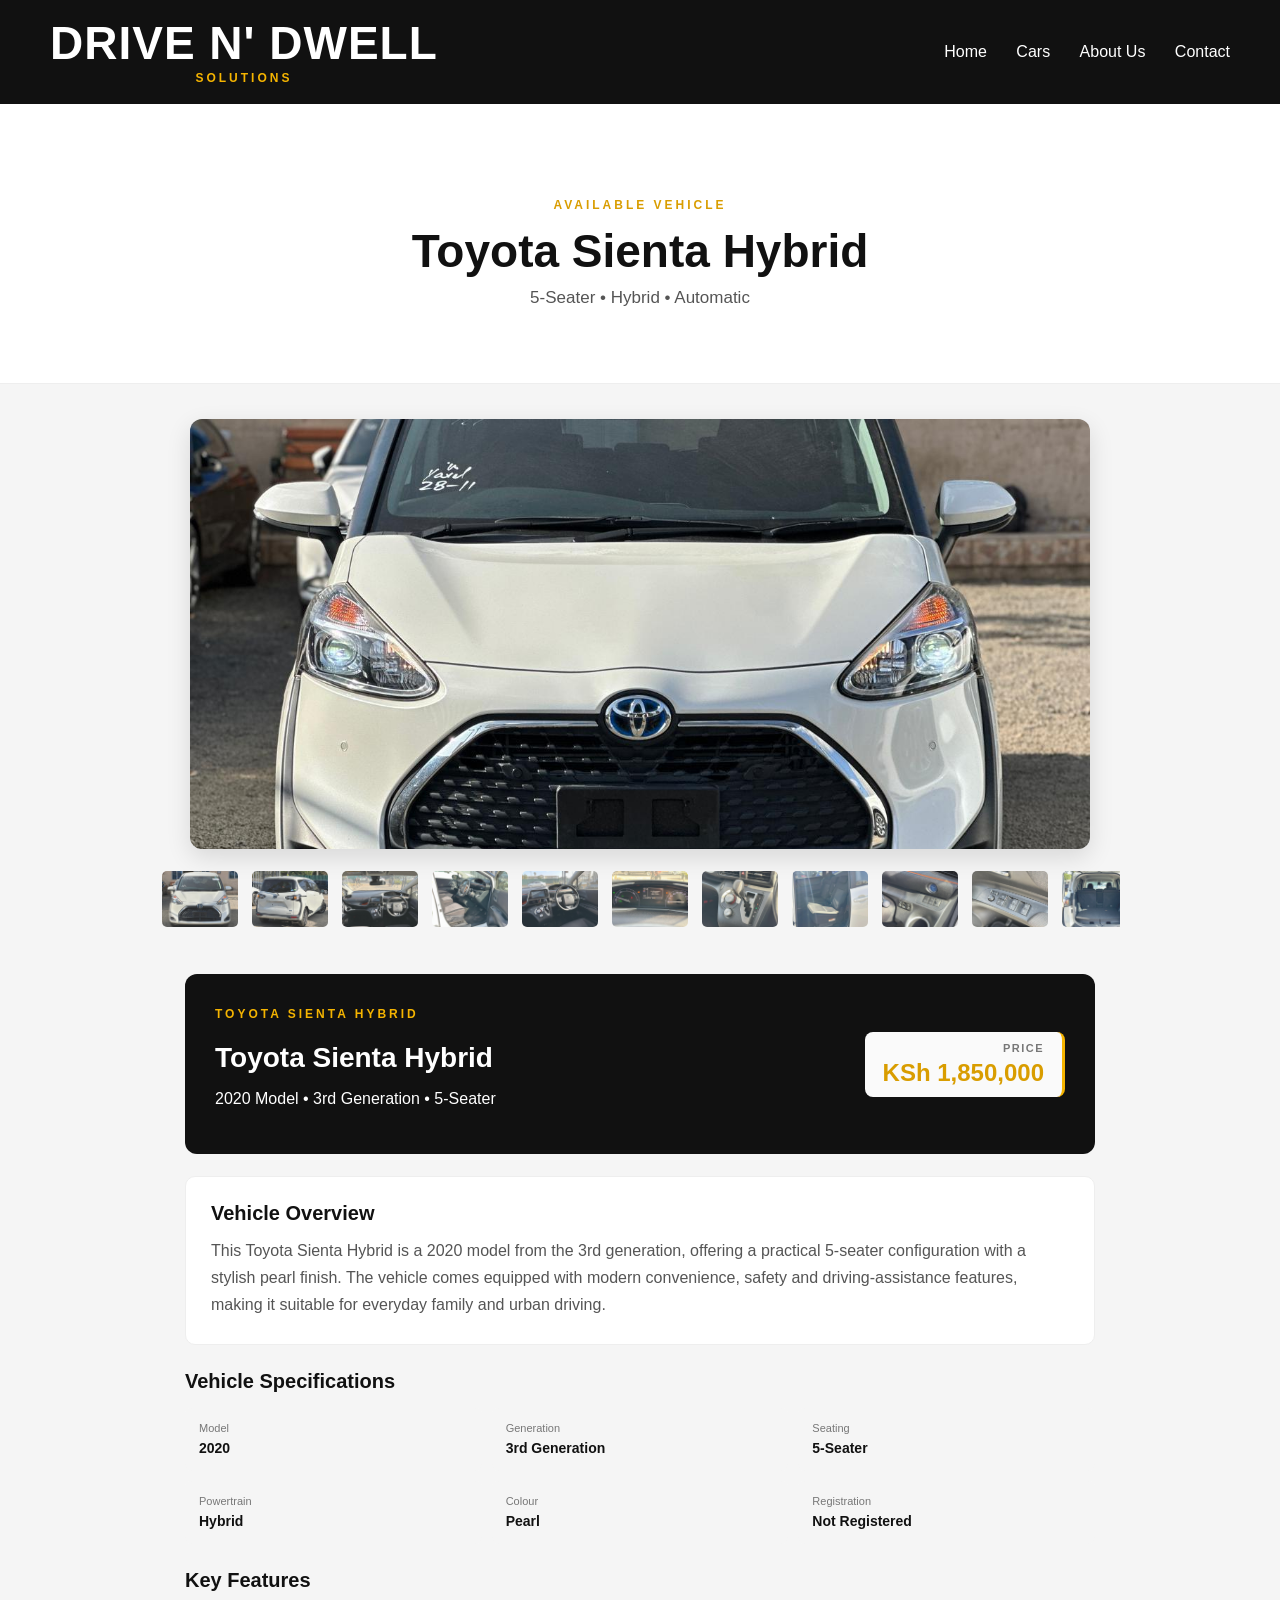
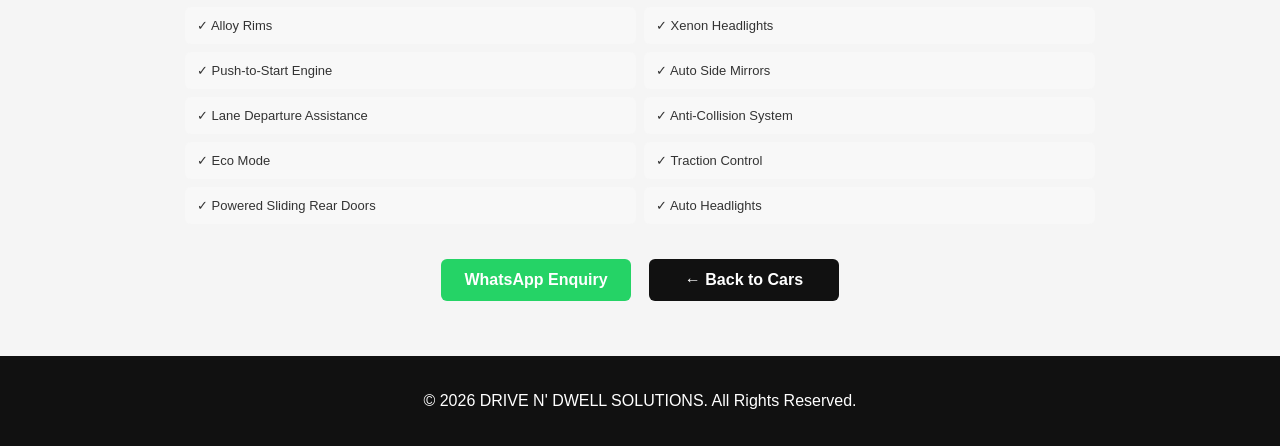
<file: sienta.html>
<!DOCTYPE html>
<html lang="en">

<head>
    <meta charset="UTF-8">
    <meta name="viewport" content="width=device-width, initial-scale=1.0">

    <title>Toyota Sienta Hybrid | DRIVE N' DWELL SOLUTIONS</title>

    <link rel="stylesheet" href="style.css">
</head>

<body>

    <!-- Header -->
    <header>

        <div class="logo">
            <h1>DRIVE N' DWELL</h1>
            <small>SOLUTIONS</small>
        </div>

        <nav>
            <a href="index.html">Home</a>
            <a href="cars.html">Cars</a>
            <a href="about.html">About Us</a>
            <a href="contact.html">Contact</a>
        </nav>

    </header>


    <!-- Sienta Hero -->
    <section class="sienta-hero">

        <div class="sienta-hero-content">

            <p class="vehicle-label">AVAILABLE VEHICLE</p>

            <h2>Toyota Sienta Hybrid</h2>

            <p>5-Seater • Hybrid • Automatic</p>

        </div>

    </section>


    <!-- Sienta Gallery -->
    <section class="sienta-gallery">

        <div class="sienta-main-image">

            <img id="sientaMainImage"
                 src="images/Sienta/Sienta01.jpeg"
                 alt="Toyota Sienta Hybrid">

        </div>


        <div class="sienta-thumbnails">

            <img src="images/Sienta/Sienta01.jpeg"
                 alt="Toyota Sienta Hybrid"
                 onclick="document.getElementById('sientaMainImage').src=this.src">

            <img src="images/Sienta/Sienta02.jpeg"
                 alt="Toyota Sienta Hybrid"
                 onclick="document.getElementById('sientaMainImage').src=this.src">

            <img src="images/Sienta/Sienta03.jpeg"
                 alt="Toyota Sienta Hybrid"
                 onclick="document.getElementById('sientaMainImage').src=this.src">

            <img src="images/Sienta/Sienta04.jpeg"
                 alt="Toyota Sienta Hybrid"
                 onclick="document.getElementById('sientaMainImage').src=this.src">

            <img src="images/Sienta/Sienta05.jpeg"
                 alt="Toyota Sienta Hybrid"
                 onclick="document.getElementById('sientaMainImage').src=this.src">

            <img src="images/Sienta/Sienta06.jpeg"
                 alt="Toyota Sienta Hybrid"
                 onclick="document.getElementById('sientaMainImage').src=this.src">

            <img src="images/Sienta/Sienta07.jpeg"
                 alt="Toyota Sienta Hybrid"
                 onclick="document.getElementById('sientaMainImage').src=this.src">

            <img src="images/Sienta/Sienta08.jpeg"
                 alt="Toyota Sienta Hybrid"
                 onclick="document.getElementById('sientaMainImage').src=this.src">

            <img src="images/Sienta/Sienta09.jpeg"
                 alt="Toyota Sienta Hybrid"
                 onclick="document.getElementById('sientaMainImage').src=this.src">

            <img src="images/Sienta/Sienta10.jpeg"
                 alt="Toyota Sienta Hybrid"
                 onclick="document.getElementById('sientaMainImage').src=this.src">

            <img src="images/Sienta/Sienta11.jpeg"
                 alt="Toyota Sienta Hybrid"
                 onclick="document.getElementById('sientaMainImage').src=this.src">

            <img src="images/Sienta/Sienta12.jpeg"
                 alt="Toyota Sienta Hybrid"
                 onclick="document.getElementById('sientaMainImage').src=this.src">

        </div>

    </section>


    <!-- Sienta Information -->
    <section class="sienta-information">

        <div class="sienta-info-header">

            <div>

                <p class="vehicle-label">TOYOTA SIENTA HYBRID</p>

                <h2>Toyota Sienta Hybrid</h2>

                <p>2020 Model • 3rd Generation • 5-Seater</p>

            </div>

            <div class="sienta-price">

                <span>PRICE</span>

                <strong>KSh 1,850,000</strong>

            </div>

        </div>


        <!-- Vehicle Overview -->
        <div class="sienta-overview">

            <h2>Vehicle Overview</h2>

            <p>
                This Toyota Sienta Hybrid is a 2020 model from the 3rd generation,
                offering a practical 5-seater configuration with a stylish pearl
                finish. The vehicle comes equipped with modern convenience,
                safety and driving-assistance features, making it suitable for
                everyday family and urban driving.
            </p>

        </div>


        <!-- Vehicle Specifications -->
        <div class="sienta-specifications">

            <h2>Vehicle Specifications</h2>

            <div class="sienta-spec-grid">

                <div>
                    <span>Model</span>
                    <strong>2020</strong>
                </div>

                <div>
                    <span>Generation</span>
                    <strong>3rd Generation</strong>
                </div>

                <div>
                    <span>Seating</span>
                    <strong>5-Seater</strong>
                </div>

                <div>
                    <span>Powertrain</span>
                    <strong>Hybrid</strong>
                </div>

                <div>
                    <span>Colour</span>
                    <strong>Pearl</strong>
                </div>

                <div>
                    <span>Registration</span>
                    <strong>Not Registered</strong>
                </div>

            </div>

        </div>


        <!-- Key Features -->
        <div class="sienta-features">

            <h2>Key Features</h2>

            <div class="sienta-feature-list">

                <div>✓ Alloy Rims</div>

                <div>✓ Xenon Headlights</div>

                <div>✓ Push-to-Start Engine</div>

                <div>✓ Auto Side Mirrors</div>

                <div>✓ Lane Departure Assistance</div>

                <div>✓ Anti-Collision System</div>

                <div>✓ Eco Mode</div>

                <div>✓ Traction Control</div>

                <div>✓ Powered Sliding Rear Doors</div>

                <div>✓ Auto Headlights</div>

            </div>

        </div>


        <!-- Actions -->
        <div class="sienta-actions">

            <a href="https://wa.me/254707517437"
               class="whatsapp-button"
               target="_blank">

                WhatsApp Enquiry

            </a>

            <a href="cars.html"
               class="back-button">

                ← Back to Cars

            </a>

        </div>

    </section>


    <!-- Footer -->
    <footer>

        <p>© 2026 DRIVE N' DWELL SOLUTIONS. All Rights Reserved.</p>

    </footer>

</body>
</html>
</file>
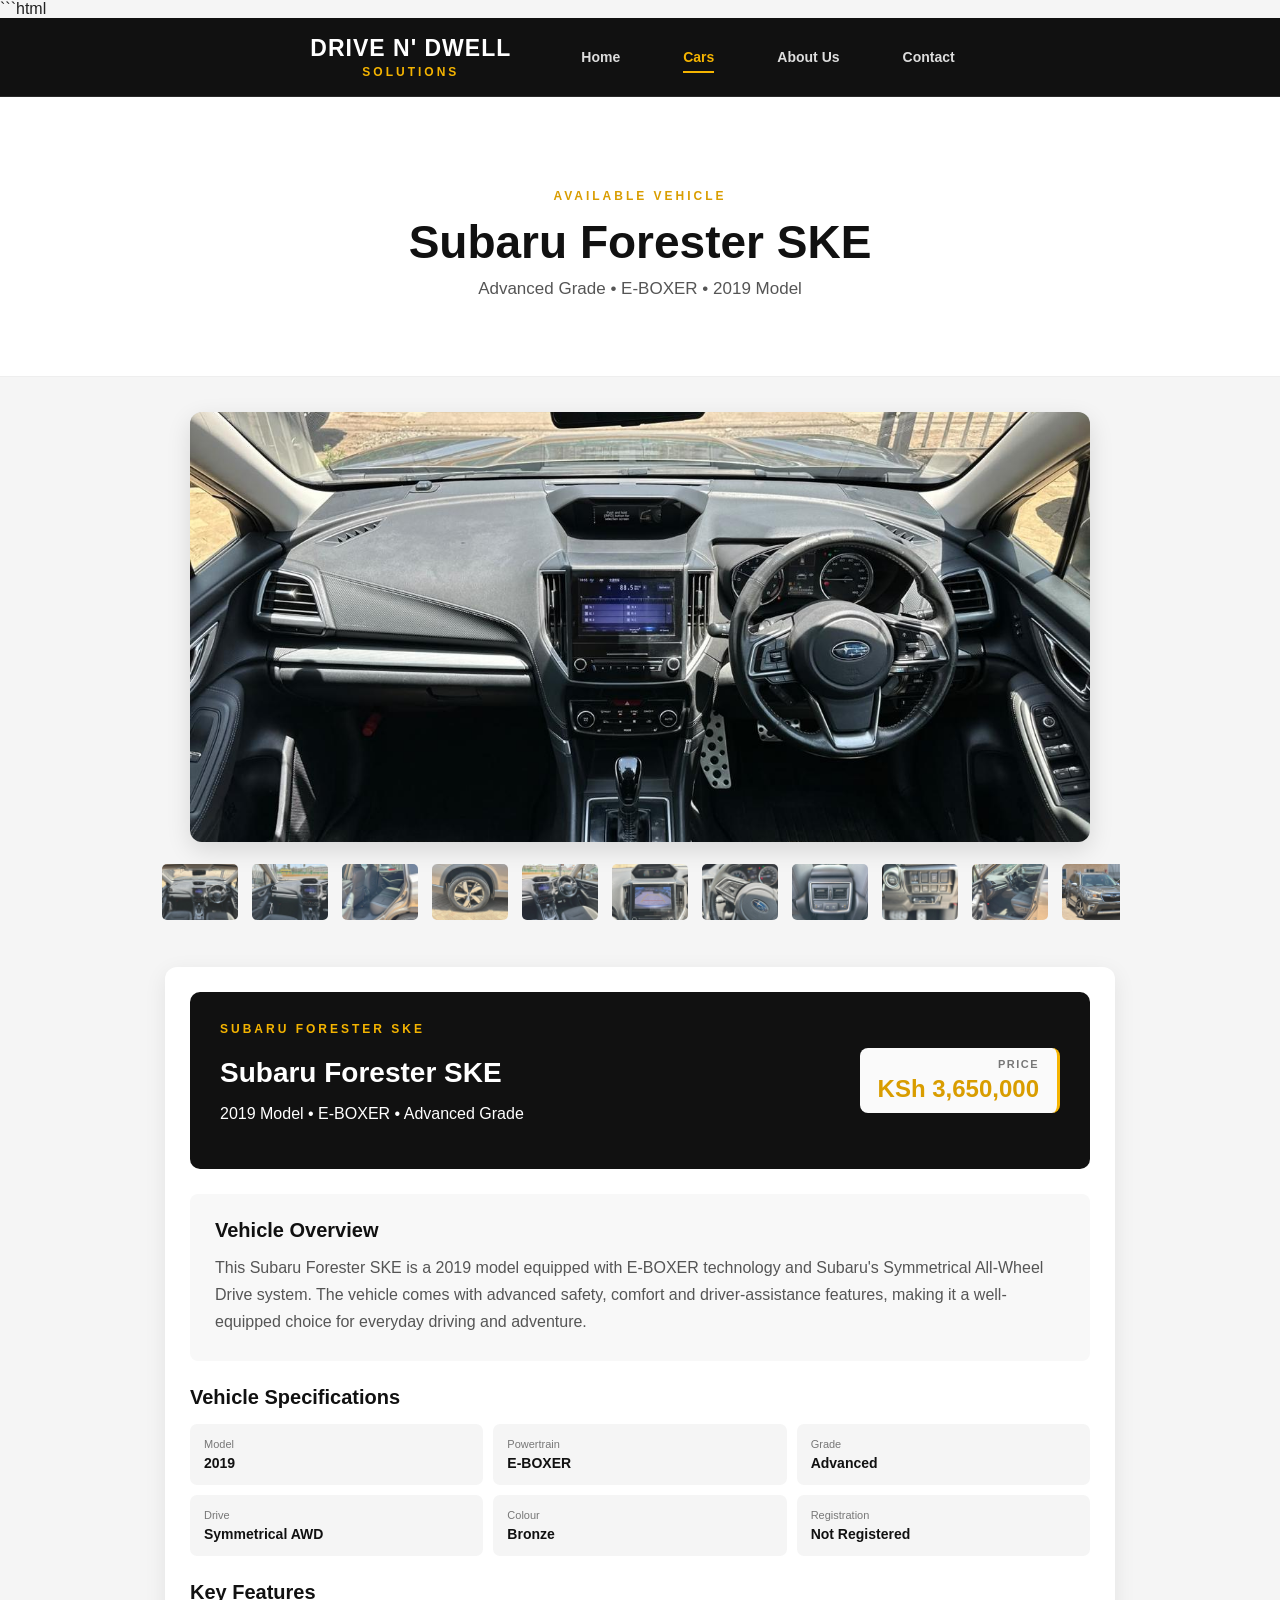
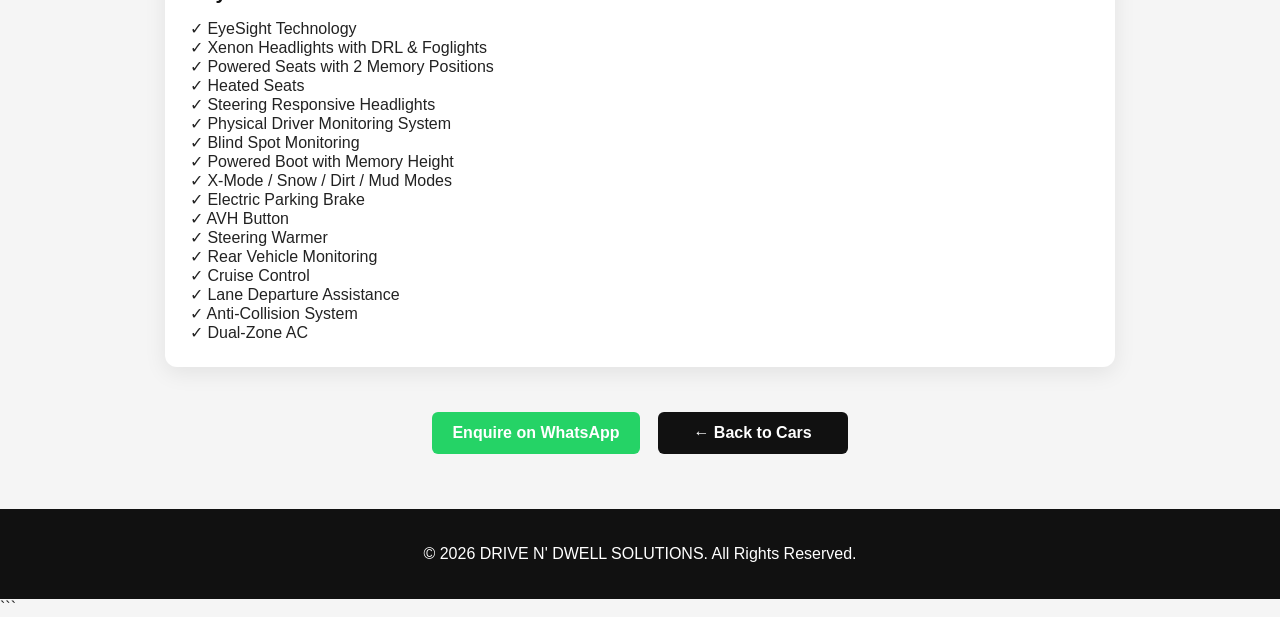
<file: subaru.html>
```html
<!DOCTYPE html>
<html lang="en">

<head>
    <meta charset="UTF-8">
    <meta name="viewport" content="width=device-width, initial-scale=1.0">

    <title>Subaru Forester SKE | DRIVE N' DWELL SOLUTIONS</title>

    <link rel="stylesheet" href="style.css">
</head>

<body>

    <!-- Header -->

<header class="site-header">

    <div class="header-inner">

        <a href="index.html" class="logo">
            <span>DRIVE N' DWELL</span>
            <small>SOLUTIONS</small>
        </a>

        <nav class="main-nav">

            <a href="index.html">Home</a>

            <a href="cars.html" class="active">Cars</a>

            <a href="about.html">About Us</a>

            <a href="contact.html">Contact</a>

        </nav>

    </div>

</header>


    <!-- Subaru Vehicle Page -->
    <main>

        <!-- Vehicle Hero -->
        <section class="subaru-hero">

            <div class="subaru-hero-content">

                <p class="vehicle-label">AVAILABLE VEHICLE</p>

                <h2>Subaru Forester SKE</h2>

                <p>Advanced Grade • E-BOXER • 2019 Model</p>

            </div>

        </section>


        <!-- Vehicle Gallery -->
        <section class="subaru-gallery">

            <div class="subaru-main-image">

                <img
                    id="subaruMainImage"
                    src="images/Subaru/subaru-01.jpeg"
                    alt="Subaru Forester SKE"
                >

            </div>


            <div class="subaru-thumbnails">

                <img src="images/Subaru/subaru-01.jpeg" onclick="document.getElementById('subaruMainImage').src=this.src">
                <img src="images/Subaru/subaru-02.jpeg" onclick="document.getElementById('subaruMainImage').src=this.src">
                <img src="images/Subaru/subaru-03.jpeg" onclick="document.getElementById('subaruMainImage').src=this.src">
                <img src="images/Subaru/subaru-04.jpeg" onclick="document.getElementById('subaruMainImage').src=this.src">
                <img src="images/Subaru/subaru-05.jpeg" onclick="document.getElementById('subaruMainImage').src=this.src">
                <img src="images/Subaru/subaru-06.jpeg" onclick="document.getElementById('subaruMainImage').src=this.src">
                <img src="images/Subaru/subaru-07.jpeg" onclick="document.getElementById('subaruMainImage').src=this.src">

                <img src="images/Subaru/subaru-09.jpeg" onclick="document.getElementById('subaruMainImage').src=this.src">
                <img src="images/Subaru/subaru-10.jpeg" onclick="document.getElementById('subaruMainImage').src=this.src">
                <img src="images/Subaru/subaru-11.jpeg" onclick="document.getElementById('subaruMainImage').src=this.src">
                <img src="images/Subaru/subaru-12.jpeg" onclick="document.getElementById('subaruMainImage').src=this.src">
                <img src="images/Subaru/subaru-13.jpeg" onclick="document.getElementById('subaruMainImage').src=this.src">
                <img src="images/Subaru/subaru-14.jpeg" onclick="document.getElementById('subaruMainImage').src=this.src">
                <img src="images/Subaru/subaru-15.jpeg" onclick="document.getElementById('subaruMainImage').src=this.src">

                <img src="images/Subaru/subaru-17.jpeg" onclick="document.getElementById('subaruMainImage').src=this.src">
                <img src="images/Subaru/subaru-18.jpeg" onclick="document.getElementById('subaruMainImage').src=this.src">
                <img src="images/Subaru/subaru-19.jpeg" onclick="document.getElementById('subaruMainImage').src=this.src">
                <img src="images/Subaru/subaru-20.jpeg" onclick="document.getElementById('subaruMainImage').src=this.src">
                <img src="images/Subaru/subaru-21.jpeg" onclick="document.getElementById('subaruMainImage').src=this.src">

            </div>

        </section>


        <!-- Vehicle Information -->
        <div class="subaru-information">

            <div class="subaru-info-header">

                <div>
                    <p class="vehicle-label">SUBARU FORESTER SKE</p>

                    <h2>Subaru Forester SKE</h2>

                    <p>2019 Model • E-BOXER • Advanced Grade</p>
                </div>

                <div class="subaru-price">
                    <span>PRICE</span>
                    <strong>KSh 3,650,000</strong>
                </div>

            </div>


            <div class="subaru-overview">

                <h2>Vehicle Overview</h2>

                <p>
                    This Subaru Forester SKE is a 2019 model equipped with
                    E-BOXER technology and Subaru's Symmetrical All-Wheel Drive
                    system. The vehicle comes with advanced safety, comfort and
                    driver-assistance features, making it a well-equipped choice
                    for everyday driving and adventure.
                </p>

            </div>


            <div class="subaru-specifications">

                <h2>Vehicle Specifications</h2>

                <div class="subaru-spec-grid">

                    <div>
                        <span>Model</span>
                        <strong>2019</strong>
                    </div>

                    <div>
                        <span>Powertrain</span>
                        <strong>E-BOXER</strong>
                    </div>

                    <div>
                        <span>Grade</span>
                        <strong>Advanced</strong>
                    </div>

                    <div>
                        <span>Drive</span>
                        <strong>Symmetrical AWD</strong>
                    </div>

                    <div>
                        <span>Colour</span>
                        <strong>Bronze</strong>
                    </div>

                    <div>
                        <span>Registration</span>
                        <strong>Not Registered</strong>
                    </div>

                </div>

            </div>


            <div class="subaru-features">

                <h2>Key Features</h2>

                <div class="subaru-feature-list">

                    <div>✓ EyeSight Technology</div>
                    <div>✓ Xenon Headlights with DRL & Foglights</div>
                    <div>✓ Powered Seats with 2 Memory Positions</div>
                    <div>✓ Heated Seats</div>
                    <div>✓ Steering Responsive Headlights</div>
                    <div>✓ Physical Driver Monitoring System</div>
                    <div>✓ Blind Spot Monitoring</div>
                    <div>✓ Powered Boot with Memory Height</div>
                    <div>✓ X-Mode / Snow / Dirt / Mud Modes</div>
                    <div>✓ Electric Parking Brake</div>
                    <div>✓ AVH Button</div>
                    <div>✓ Steering Warmer</div>
                    <div>✓ Rear Vehicle Monitoring</div>
                    <div>✓ Cruise Control</div>
                    <div>✓ Lane Departure Assistance</div>
                    <div>✓ Anti-Collision System</div>
                    <div>✓ Dual-Zone AC</div>

                </div>

            </div>

        </div>


        <!-- Actions -->
        <div class="subaru-actions">

            <a
                href="https://wa.me/254707517437"
                class="whatsapp-button"
            >
                Enquire on WhatsApp
            </a>

            <a
                href="cars.html"
                class="back-button"
            >
                ← Back to Cars
            </a>

        </div>


    </main>


    <!-- Footer -->
    <footer>

        <p>&copy; 2026 DRIVE N' DWELL SOLUTIONS. All Rights Reserved.</p>

    </footer>


    <script src="script.js"></script>

</body>

</html>
```
</file>
<file: style.css>
/* =========================================================
   DRIVE N' DWELL SOLUTIONS
   MASTER WEBSITE STYLESHEET
   Premium Black & Gold Dealership Design
   ========================================================= */


/* =========================================================
   1. GLOBAL RESET & BASE STYLES
   ========================================================= */

* {
    box-sizing: border-box;
}

html {
    scroll-behavior: smooth;
}

body {
    margin: 0;
    padding: 0;
    font-family: Arial, Helvetica, sans-serif;
    background: #f5f5f5;
    color: #222;
    overflow-x: hidden;
}

img {
    max-width: 100%;
}

a {
    transition: 0.3s ease;
}

button,
a {
    -webkit-tap-highlight-color: transparent;
}

main {
    width: 100%;
}


/* =========================================================
   2. COLORS
   ========================================================= */

/*
   Main black: #111
   Dark black: #0b0b0b
   Gold: #f5b400
   Dark gold: #d99d00
   Light background: #f5f5f5
*/


/* =========================================================
   3. HEADER
   ========================================================= */

.site-header {
    background: #111;
    color: white;
    padding: 0 30px;
    border-bottom: 1px solid #292929;
}

.header-inner {
    max-width: 1200px;
    min-height: 78px;
    margin: 0 auto;
    display: flex;
    align-items: center;
    justify-content: space-between;
    gap: 30px;
}

.logo {
    color: #fff;
    text-decoration: none;
    display: flex;
    flex-direction: column;
    line-height: 1;
    font-size: 23px;
    font-weight: 800;
    letter-spacing: 1px;
    flex-shrink: 0;
}

.logo:hover {
    color: #fff;
}

.logo small {
    margin-top: 6px;
    color: #f5b400;
    font-size: 12px;
    font-weight: 700;
    letter-spacing: 3px;
    text-align: center;
    width: 100%;
}

.main-nav {
    display: flex;
    align-items: center;
    gap: 8px;
}

.main-nav a {
    position: relative;
    color: #ddd;
    text-decoration: none;
    padding: 10px 15px;
    font-size: 14px;
    font-weight: 600;
}

.main-nav a:hover,
.main-nav a.active {
    color: #f5b400;
}

.main-nav a::after {
    content: "";
    position: absolute;
    left: 15px;
    right: 15px;
    bottom: 2px;
    height: 2px;
    background: #f5b400;
    transform: scaleX(0);
    transition: 0.3s ease;
}

.main-nav a:hover::after,
.main-nav a.active::after {
    transform: scaleX(1);
}


/* Legacy header support */

header {
    background-color: #111;
    color: white;
    padding: 20px 50px;
    display: flex;
    justify-content: space-between;
    align-items: center;
}

header h1 {
    margin: 0;
}

nav a {
    color: white;
    text-decoration: none;
    margin-left: 25px;
}

nav a:hover {
    color: #f5b400;
}


/* =========================================================
   4. GENERAL BUTTONS
   ========================================================= */

.button {
    display: inline-block;
    background: #f5b400;
    color: #111;
    padding: 14px 30px;
    text-decoration: none;
    font-weight: 700;
    border-radius: 6px;
    border: 1px solid #f5b400;
}

.button:hover {
    background: #fff;
    border-color: #fff;
    transform: translateY(-2px);
}


/* =========================================================
   5. HOMEPAGE HERO
   ========================================================= */

.hero {
    position: relative;
    min-height: 500px;
    background:
        linear-gradient(
            rgba(0, 0, 0, 0.72),
            rgba(0, 0, 0, 0.72)
        ),
        url("images/Hilux/Hilux01.jpeg") center/cover no-repeat;

    display: flex;
    align-items: center;
    justify-content: center;
    text-align: center;

    padding: 60px 20px;
    color: white;
}

.hero-content {
    max-width: 900px;
    margin: 0 auto;
}

.hero-label {
    color: #f5b400;
    font-size: 13px;
    font-weight: 700;
    letter-spacing: 3px;
    margin-bottom: 18px;
}

.hero h2 {
    color: white;
    font-size: 52px;
    line-height: 1.1;
    margin: 0 0 18px;
    font-weight: 800;
}

.hero p {
    color: #ddd;
    font-size: 19px;
    line-height: 1.7;
    max-width: 700px;
    margin: 0 auto 30px;
}

.hero-buttons {
    display: flex;
    justify-content: center;
    align-items: center;
    gap: 15px;
    flex-wrap: wrap;
}

.hero-buttons .button {
    min-width: 150px;
}


/* =========================================================
   6. HOMEPAGE CARS / FEATURED VEHICLES
   ========================================================= */

#cars {
    padding: 70px 20px;
    background: #f5f5f5;
}

#cars > h2 {
    text-align: center;
    font-size: 35px;
    margin: 0 0 12px;
    color: #111;
}

#cars > p {
    text-align: center;
    color: #666;
    max-width: 700px;
    margin: 0 auto;
    line-height: 1.7;
}

.car-container {
    width: 100%;
    max-width: 1100px;
    margin: 40px auto 0;

    display: grid;
    grid-template-columns: repeat(2, 1fr);
    gap: 30px;
}

.car-card {
    position: relative;
    width: 100%;
    min-height: 500px;
    padding: 16px;

    background: #fff;
    border-radius: 12px;

    border: 1px solid #e8e8e8;

    box-shadow: 0 8px 25px rgba(0, 0, 0, 0.08);

    overflow: hidden;

    transition: 0.35s ease;
}

.car-card:hover {
    transform: translateY(-7px);
    box-shadow: 0 15px 35px rgba(0, 0, 0, 0.13);
}

.car-image {
    position: relative;
    width: 100%;
    height: 230px;

    background: #eee;
    border-radius: 9px;
    overflow: hidden;
}

.car-image img {
    width: 100%;
    height: 100%;
    object-fit: cover;
    display: block;

    transition: transform 0.4s ease;
}

.car-card:hover .car-image img {
    transform: scale(1.04);
}

.car-card h3 {
    font-size: 22px;
    color: #111;
    margin: 20px 5px 8px;
}

.car-card p {
    color: #666;
    font-size: 14px;
    line-height: 1.6;
    margin: 6px 5px;
}

.car-card .car-location {
    color: #777;
    font-size: 13px;
}

.car-card h4 {
    color: #d99d00;
    font-size: 22px;
    font-weight: 800;
    margin: 18px 5px;
}

.car-card .car-button {
    display: block;
    width: 100%;

    background: #111;
    color: white;

    text-align: center;
    text-decoration: none;

    padding: 13px 20px;

    border-radius: 6px;

    font-weight: 700;
    font-size: 14px;

    margin-top: 15px;
}

.car-card .car-button:hover {
    background: #f5b400;
    color: #111;
}

.featured-badge {
    position: absolute;
    top: 28px;
    left: 28px;

    background: #f5b400;
    color: #111;

    padding: 7px 12px;

    border-radius: 4px;

    font-size: 11px;
    font-weight: 800;
    letter-spacing: 1px;

    z-index: 2;
}


/* =========================================================
   7. COLLECTION / TRANSITION SECTION
   ========================================================= */

.collection-transition {
    padding: 70px 20px;
    background: #111;
    color: white;
    text-align: center;
}

.collection-transition h2 {
    font-size: 34px;
    margin: 0 0 15px;
}

.collection-transition p {
    max-width: 700px;
    margin: 0 auto 25px;
    color: #ccc;
    line-height: 1.7;
}


/* =========================================================
   8. HOMEPAGE CONTACT CTA
   ========================================================= */

.home-contact-cta {
    position: relative;
    padding: 80px 20px;

    background:
        linear-gradient(
            rgba(0, 0, 0, 0.76),
            rgba(0, 0, 0, 0.76)
        ),
        url("images/Hilux/Hilux01.jpeg") center/cover no-repeat;

    color: white;
    text-align: center;
}

.home-contact-cta-content {
    max-width: 750px;
    margin: 0 auto;
}

.home-contact-cta h2 {
    font-size: 36px;
    margin: 0 0 15px;
}

.home-contact-cta p {
    color: #ddd;
    line-height: 1.7;
    margin-bottom: 25px;
}


/* =========================================================
   9. TRUST / WHY SECTION
   ========================================================= */

.why-sk-motors {
    background: #f8f8f8;
    padding: 80px 20px;
}

.why-heading {
    max-width: 750px;
    margin: 0 auto 45px;
    text-align: center;
}

.why-label {
    color: #d99f00;
    font-size: 12px;
    font-weight: 700;
    letter-spacing: 2.5px;
    margin-bottom: 12px;
}

.why-heading h2 {
    color: #111;
    font-size: 34px;
    margin: 0 0 15px;
}

.why-heading p {
    color: #666;
    line-height: 1.7;
}

.why-container {
    width: 100%;
    max-width: 850px;
    margin: 0 auto;

    display: grid;
    grid-template-columns: repeat(2, 1fr);
    gap: 20px;
}

.why-card {
    background: white;
    padding: 28px;
    border-radius: 10px;

    border: 1px solid #eee;

    box-shadow: 0 5px 18px rgba(0, 0, 0, 0.07);

    transition: 0.3s ease;
}

.why-card:hover {
    transform: translateY(-5px);
    border-color: #f5b400;
}

.why-card h3 {
    color: #111;
    font-size: 21px;
    margin: 0 0 10px;
}

.why-card p {
    color: #666;
    line-height: 1.7;
    margin: 0;
}


/* =========================================================
   10. ABOUT PAGE HERO
   ========================================================= */

.about-hero {
    min-height: 380px;

    display: flex;
    align-items: center;
    justify-content: center;

    text-align: center;

    padding: 60px 20px;

    background:
        linear-gradient(
            rgba(0, 0, 0, 0.68),
            rgba(0, 0, 0, 0.68)
        ),
        #222;

    color: white;
}

.about-hero-content {
    max-width: 850px;
    margin: 0 auto;
}

.about-label {
    color: #f5b400;
    font-size: 12px;
    font-weight: 700;
    letter-spacing: 3px;
    margin-bottom: 15px;
}

.about-hero h1 {
    font-size: 48px;
    line-height: 1.15;
    margin: 0 0 20px;
    font-weight: 800;
}

.about-hero p:not(.about-label) {
    max-width: 650px;
    margin: 0 auto;
    color: #ddd;
    font-size: 18px;
    line-height: 1.7;
}


/* =========================================================
   11. ABOUT PAGE - WHO WE ARE
   ========================================================= */

.about-section {
    padding: 80px 20px;
    background: #fff;
}

.about-section-content {
    max-width: 850px;
    margin: 0 auto;
    text-align: center;
}

.about-section-label {
    color: #d99d00;
    font-size: 12px;
    font-weight: 700;
    letter-spacing: 2.5px;
    margin-bottom: 12px;
}

.about-section h2 {
    font-size: 34px;
    line-height: 1.2;
    color: #111;
    margin: 0 0 25px;
    font-weight: 800;
}

.about-section p:not(.about-section-label) {
    max-width: 760px;
    margin: 12px auto;
    color: #555;
    font-size: 16px;
    line-height: 1.8;
}


/* =========================================================
   12. ABOUT PAGE - WHY CHOOSE US
   ========================================================= */

.why-us {
    padding: 80px 20px;
    background: #f7f7f7;
}

.why-us-heading {
    max-width: 750px;
    margin: 0 auto 45px;
    text-align: center;
}

.why-us-heading .about-section-label {
    margin-bottom: 12px;
}

.why-us-heading h2 {
    font-size: 34px;
    line-height: 1.2;
    color: #111;
    margin: 0 0 15px;
    font-weight: 800;
}

.why-us-heading p:not(.about-section-label) {
    margin: 0;
    color: #666;
    font-size: 16px;
    line-height: 1.7;
}


/* =========================================================
   13. CONTACT PAGE HERO
   ========================================================= */

.contact-hero {
    min-height: 380px;

    display: flex;
    align-items: center;
    justify-content: center;

    text-align: center;

    padding: 60px 20px;

    background:
        linear-gradient(
            rgba(0, 0, 0, 0.68),
            rgba(0, 0, 0, 0.68)
        ),
        #222;

    color: white;
}

.contact-hero-content {
    max-width: 850px;
    margin: 0 auto;
}

.contact-label {
    color: #f5b400;
    font-size: 12px;
    font-weight: 700;
    letter-spacing: 3px;
    margin-bottom: 15px;
}

.contact-hero h1 {
    font-size: 48px;
    line-height: 1.15;
    margin: 0 0 20px;
    font-weight: 800;
}

.contact-hero p:not(.contact-label) {
    max-width: 650px;
    margin: 0 auto;
    color: #ddd;
    font-size: 18px;
    line-height: 1.7;
}


/* =========================================================
   14. CONTACT OPTIONS
   ========================================================= */

.contact-options {
    padding: 80px 20px;
    background: #f7f7f7;
}

.contact-options-heading {
    max-width: 750px;
    margin: 0 auto 45px;
    text-align: center;
}

.contact-section-label {
    color: #d99d00;
    font-size: 12px;
    font-weight: 700;
    letter-spacing: 2.5px;
    margin-bottom: 12px;
}

.contact-options-heading h2 {
    font-size: 34px;
    line-height: 1.2;
    color: #111;
    margin: 0 0 15px;
    font-weight: 800;
}

.contact-options-heading p:not(.contact-section-label) {
    margin: 0;
    color: #666;
    font-size: 16px;
    line-height: 1.7;
}

.contact-container {
    max-width: 1100px;
    margin: 0 auto;

    display: grid;
    grid-template-columns: repeat(4, 1fr);
    gap: 22px;
}

.contact-card {
    display: block;
    width: 100%;
    min-height: 260px;

    padding: 30px 22px;

    background: #fff;
    color: #111;

    text-decoration: none;
    text-align: center;

    border-radius: 12px;
    border: 1px solid #eee;

    box-shadow: 0 6px 22px rgba(0, 0, 0, 0.08);

    transition: 0.3s ease;
}

.contact-card:hover {
    transform: translateY(-6px);
    border-color: #f5b400;
    box-shadow: 0 12px 28px rgba(0, 0, 0, 0.12);
}

.contact-icon {
    width: 55px;
    height: 55px;

    margin: 0 auto 18px;

    display: flex;
    align-items: center;
    justify-content: center;

    background: #fff8df;
    color: #d99d00;

    border-radius: 50%;

    font-size: 23px;
}

.contact-card h3 {
    font-size: 20px;
    margin: 0 0 12px;
    color: #111;
    font-weight: 700;
}

.contact-card p {
    margin: 0 0 20px;
    color: #666;
    font-size: 14px;
    line-height: 1.7;
}

.contact-card-link {
    color: #d99d00;
    font-size: 14px;
    font-weight: 700;
}


/* =========================================================
   15. CARS PAGE HERO
   ========================================================= */

.cars-page-hero {
    min-height: 330px;

    display: flex;
    align-items: center;
    justify-content: center;

    text-align: center;

    padding: 60px 20px;

    background:
        linear-gradient(
            rgba(0, 0, 0, 0.70),
            rgba(0, 0, 0, 0.70)
        ),
        url("images/Hilux/Hilux01.jpeg") center/cover no-repeat;

    color: white;
}

.cars-page-hero-content {
    max-width: 850px;
    margin: 0 auto;
}

.cars-page-hero .cars-label {
    color: #f5b400;
    font-size: 12px;
    font-weight: 700;
    letter-spacing: 3px;
    margin-bottom: 15px;
}

.cars-page-hero h1 {
    font-size: 48px;
    margin: 0 0 15px;
    font-weight: 800;
}

.cars-page-hero p:not(.cars-label) {
    max-width: 700px;
    margin: 0 auto;
    color: #ddd;
    font-size: 17px;
    line-height: 1.7;
}


/* =========================================================
   16. VEHICLE DETAILS - LEGACY
   ========================================================= */

.vehicle-details {
    padding: 50px 20px;
    background: #f5f5f5;
}

.vehicle-details-container {
    max-width: 1100px;
    margin: 0 auto;

    background: white;

    border-radius: 12px;
    overflow: hidden;

    box-shadow: 0 8px 25px rgba(0, 0, 0, 0.12);

    display: grid;
    grid-template-columns: 1fr 1fr;
}

.vehicle-details-image {
    min-height: 400px;
    overflow: hidden;
}

.vehicle-details-image img {
    width: 100%;
    height: 100%;
    object-fit: cover;
    display: block;
}

.vehicle-details-info {
    padding: 40px;
}

.vehicle-label {
    display: inline-block;

    color: #b88600;

    font-size: 13px;
    font-weight: 700;
    letter-spacing: 1.5px;

    margin-bottom: 8px;
}

.vehicle-details-info h2 {
    font-size: 32px;
    margin: 5px 0 10px;
    color: #111;
}

.vehicle-location {
    color: #777;
    font-size: 15px;
    margin-bottom: 15px;
}

.vehicle-price {
    font-size: 26px;
    color: #d99d00;
    margin: 15px 0 25px;
}

.vehicle-specs {
    display: grid;
    grid-template-columns: repeat(3, 1fr);
    gap: 12px;
    margin: 20px 0 25px;
}

.vehicle-specs div {
    background: #f5f5f5;
    padding: 15px 10px;
    border-radius: 8px;
    text-align: center;
}

.vehicle-specs span {
    display: block;
    font-size: 12px;
    color: #777;
    margin-bottom: 6px;
}

.vehicle-specs strong {
    display: block;
    font-size: 16px;
    color: #111;
}

.vehicle-actions {
    display: flex;
    gap: 12px;
    margin-top: 25px;
    align-items: center;
}

.whatsapp-button {
    display: inline-block;

    background: #25D366;
    color: white;

    padding: 12px 20px;

    text-decoration: none;
    border-radius: 6px;

    font-weight: bold;
}

.whatsapp-button:hover {
    background: #1ebe5d;
    transform: translateY(-2px);
}

.back-button {
    display: inline-block;

    background: #111;
    color: white;

    padding: 12px 20px;

    text-decoration: none;
    border-radius: 6px;

    font-weight: bold;
}

.back-button:hover {
    background: #f5b400;
    color: #111;
    transform: translateY(-2px);
}

.vehicle-description {
    margin-top: 20px;
}

.vehicle-description h3 {
    font-size: 18px;
    margin-bottom: 8px;
    color: #111;
}

.vehicle-description p {
    font-size: 15px;
    line-height: 1.6;
    color: #555;
    margin: 0;
}

.vehicle-thumbnails img.active {
    border-color: #f5b400;
    box-shadow: 0 0 0 1px #f5b400;
}


/* =========================================================
   17. SUBARU PAGE
   ========================================================= */

.subaru-hero {
    min-height: 280px;

    background: #fff;

    color: #111;

    padding: 45px 20px 30px;

    text-align: center;

    border-bottom: 1px solid #eee;

    display: flex;
    align-items: center;
    justify-content: center;
}

.subaru-hero-content {
    max-width: 900px;
    margin: 0 auto;
}

.subaru-hero h2 {
    font-size: 46px;
    margin: 0 0 10px;
    color: #111;
    font-weight: 800;
}

.subaru-hero p:not(.vehicle-label) {
    font-size: 17px;
    color: #555;
    margin: 0;
}

.subaru-hero .vehicle-label {
    color: #d99d00;
    font-size: 12px;
    font-weight: 700;
    letter-spacing: 3px;
    margin-bottom: 12px;
}


/* Subaru gallery */

.subaru-gallery {
    max-width: 1000px;
    margin: 35px auto;
    padding: 0 20px;
}

.subaru-main-image {
    width: 100%;
    max-width: 900px;
    height: 430px;

    margin: 0 auto;

    background: #ddd;

    border-radius: 12px;
    overflow: hidden;

    box-shadow: 0 8px 25px rgba(0, 0, 0, 0.12);
}

.subaru-main-image img {
    width: 100%;
    height: 100%;
    object-fit: cover;
    display: block;
}

.subaru-thumbnails {
    display: flex;
    gap: 10px;

    margin-top: 15px;

    overflow-x: auto;

    padding: 5px 0 10px;

    min-height: 70px;
}

.subaru-thumbnails img {
    width: 80px;
    height: 60px;

    object-fit: cover;

    border-radius: 7px;

    cursor: pointer;

    border: 2px solid transparent;

    flex-shrink: 0;

    display: block;

    opacity: 0.85;
}

.subaru-thumbnails img:hover {
    transform: translateY(-3px);
    border-color: #f5b400;
    opacity: 1;
}

.subaru-thumbnails img.active {
    border-color: #f5b400;
    opacity: 1;
}


/* Subaru information */

.subaru-information {
    max-width: 950px;

    margin: 0 auto 45px;

    padding: 25px;

    background: #fff;

    border-radius: 12px;

    box-shadow: 0 6px 22px rgba(0, 0, 0, 0.08);
}

.subaru-info-header {
    position: relative;

    display: flex;

    justify-content: space-between;
    align-items: center;

    gap: 30px;

    padding: 30px;

    background: #111;

    color: white;

    border-radius: 10px;

    overflow: hidden;
}

.subaru-info-header h2 {
    font-size: 28px;
    margin: 6px 0;
    color: #fff;
}

.subaru-info-header .vehicle-label {
    color: #f5b400;
}

.subaru-price {
    text-align: right;

    padding: 10px 18px;

    background: #fafafa;

    border-radius: 8px;

    border-right: 3px solid #f5b400;

    white-space: nowrap;
}

.subaru-price span {
    display: block;

    font-size: 11px;
    color: #777;

    margin-bottom: 5px;

    letter-spacing: 1.5px;
    font-weight: 700;
}

.subaru-price strong {
    font-size: 24px;
    color: #d99d00;
    font-weight: 800;
}


/* Subaru overview */

.subaru-overview {
    margin-top: 25px;
    padding: 25px;

    background: #f8f8f8;

    border-radius: 8px;
}

.subaru-overview h2 {
    font-size: 20px;
    color: #111;
    margin: 0 0 12px;
}

.subaru-overview p {
    color: #555;
    line-height: 1.7;
    margin: 0;
}


/* Subaru specifications */

.subaru-specifications {
    margin-top: 25px;
}

.subaru-specifications h2,
.subaru-features h2 {
    font-size: 20px;
    margin-bottom: 15px;
    color: #111;
}

.subaru-spec-grid {
    display: grid;
    grid-template-columns: repeat(3, 1fr);
    gap: 10px;
}

.subaru-spec-grid div {
    background: #f5f5f5;
    padding: 14px;
    border-radius: 7px;
}

.subaru-spec-grid span {
    display: block;
    font-size: 11px;
    color: #777;
    margin-bottom: 5px;
}

.subaru-spec-grid strong {
    font-size: 14px;
    color: #111;
}


/* Subaru features */

.subaru-features {
    margin-top: 25px;
}

.feature-list {
    display: grid;
    grid-template-columns: repeat(2, 1fr);
    gap: 8px;
}

.feature-list div {
    background: #f8f8f8;
    padding: 11px 12px;
    border-radius: 6px;
    font-size: 13px;
    color: #333;
}


/* Subaru actions */

.subaru-actions {
    max-width: 950px;

    margin: 35px auto 55px;

    padding: 0 20px;

    display: flex;

    justify-content: center;

    gap: 18px;
}

.subaru-actions a {
    min-width: 190px;
    text-align: center;
}


/* =========================================================
   18. MAZDA CX-5 PAGE
   ========================================================= */

.mazda-hero {
    min-height: 280px;

    background: #fff;

    padding: 45px 20px 30px;

    text-align: center;

    border-bottom: 1px solid #eee;

    display: flex;
    flex-direction: column;
    justify-content: center;
    align-items: center;
}

.mazda-hero h2 {
    font-size: 46px;
    margin: 0 0 10px;
    color: #111;
    font-weight: 800;
}

.mazda-hero p {
    color: #555;
    font-size: 17px;
    margin: 0;
}

.mazda-hero .vehicle-label {
    color: #d99d00;
    font-size: 12px;
    font-weight: 700;
    letter-spacing: 3px;
    margin-bottom: 12px;
}


/* Mazda gallery */

.mazda-gallery {
    max-width: 1000px;
    margin: 35px auto;
    padding: 0 20px;
    box-sizing: border-box;
}

.mazda-main-image {
    width: 100%;
    max-width: 900px;
    height: 430px;

    margin: 0 auto;

    background: #eee;

    border-radius: 12px;
    overflow: hidden;

    box-shadow: 0 8px 25px rgba(0, 0, 0, 0.12);
}

.mazda-main-image img {
    width: 100%;
    height: 100%;
    object-fit: cover;
    display: block;
}

.mazda-thumbnails {
    display: flex;
    gap: 10px;

    margin-top: 15px;

    overflow-x: auto;

    padding: 5px 0 10px;
}

.mazda-thumbnails img {
    width: 80px;
    height: 60px;

    object-fit: cover;

    border-radius: 7px;

    cursor: pointer;

    border: 2px solid transparent;

    flex-shrink: 0;

    opacity: 0.85;
}

.mazda-thumbnails img:hover {
    border-color: #f5b400;
    opacity: 1;
    transform: translateY(-3px);
}

.mazda-thumbnails img.active {
    border-color: #f5b400;
    opacity: 1;
}


/* Mazda information */

.mazda-information {
    max-width: 950px;

    margin: 0 auto 45px;

    padding: 0 20px;

    box-sizing: border-box;
}

.mazda-info-header {
    position: relative;

    background: #111;

    color: white;

    padding: 30px;

    border-radius: 12px;

    display: flex;

    justify-content: space-between;
    align-items: center;

    gap: 30px;

    overflow: hidden;
}

.mazda-info-header h2 {
    font-size: 28px;
    margin: 6px 0;
    color: white;
}

.mazda-info-header .vehicle-label {
    color: #f5b400;
}

.mazda-price {
    text-align: right;

    padding: 10px 18px;

    background: #fafafa;

    border-radius: 8px;

    border-right: 3px solid #f5b400;

    white-space: nowrap;
}

.mazda-price span {
    display: block;
    font-size: 11px;
    color: #777;
    margin-bottom: 5px;
    letter-spacing: 1.5px;
    font-weight: 700;
}

.mazda-price strong {
    font-size: 24px;
    color: #d99d00;
    font-weight: 800;
}


/* Mazda overview */

.mazda-overview {
    margin-top: 22px;

    padding: 25px;

    background: #fff;

    border: 1px solid #eee;

    border-radius: 10px;
}

.mazda-overview h2 {
    font-size: 20px;
    margin: 0 0 12px;
    color: #111;
}

.mazda-overview p {
    color: #555;
    line-height: 1.7;
    margin: 0;
}


/* Mazda specifications */

.mazda-specifications {
    margin-top: 25px;
}

.mazda-specifications h2,
.mazda-features h2 {
    font-size: 20px;
    margin-bottom: 15px;
    color: #111;
}

.mazda-spec-grid {
    display: grid;
    grid-template-columns: repeat(3, 1fr);
    gap: 10px;
}

.mazda-spec-grid div {
    background: #f5f5f5;
    padding: 14px;
    border-radius: 7px;
}

.mazda-spec-grid span {
    display: block;
    font-size: 11px;
    color: #777;
    margin-bottom: 5px;
}

.mazda-spec-grid strong {
    font-size: 14px;
    color: #111;
}


/* Mazda features */

.mazda-features {
    margin-top: 25px;
}

.mazda-feature-list {
    display: grid;
    grid-template-columns: repeat(2, 1fr);
    gap: 8px;
}

.mazda-feature-list div {
    background: #f8f8f8;
    padding: 11px 12px;
    border-radius: 6px;
    font-size: 13px;
    color: #333;
}


/* Mazda actions */

.mazda-actions {
    max-width: 950px;

    margin: 35px auto 55px;

    padding: 0 20px;

    display: flex;

    justify-content: center;

    gap: 18px;
}

.mazda-actions a {
    min-width: 190px;
    text-align: center;
}


/* =========================================================
   19. TOYOTA SIENTA PAGE
   ========================================================= */

.sienta-hero {
    min-height: 280px;

    background: #fff;

    padding: 45px 20px 30px;

    text-align: center;

    border-bottom: 1px solid #eee;

    display: flex;
    flex-direction: column;
    justify-content: center;
    align-items: center;
}

.sienta-hero h2 {
    font-size: 46px;
    margin: 0 0 10px;
    color: #111;
    font-weight: 800;
}

.sienta-hero p {
    color: #555;
    font-size: 17px;
    margin: 0;
}

.sienta-hero .vehicle-label {
    color: #d99d00;
    font-size: 12px;
    font-weight: 700;
    letter-spacing: 3px;
    margin-bottom: 12px;
}


/* Sienta gallery */

.sienta-gallery {
    max-width: 1000px;
    margin: 35px auto;
    padding: 0 20px;
}

.sienta-main-image {
    width: 100%;
    max-width: 900px;
    height: 430px;

    margin: 0 auto;

    background: #eee;

    border-radius: 12px;
    overflow: hidden;

    box-shadow: 0 8px 25px rgba(0, 0, 0, 0.12);
}

.sienta-main-image img {
    width: 100%;
    height: 100%;
    object-fit: cover;
    display: block;
}

.sienta-thumbnails {
    display: flex;
    gap: 10px;

    margin-top: 15px;

    overflow-x: auto;

    padding: 5px 0 10px;
}

.sienta-thumbnails img {
    width: 80px;
    height: 60px;

    object-fit: cover;

    border-radius: 7px;

    cursor: pointer;

    border: 2px solid transparent;

    flex-shrink: 0;

    opacity: 0.85;
}

.sienta-thumbnails img:hover {
    border-color: #f5b400;
    opacity: 1;
    transform: translateY(-3px);
}

.sienta-thumbnails img.active {
    border-color: #f5b400;
    opacity: 1;
}


/* Sienta information */

.sienta-information {
    max-width: 950px;

    margin: 0 auto 45px;

    padding: 0 20px;
}

.sienta-info-header {
    position: relative;

    background: #111;

    color: white;

    padding: 30px;

    border-radius: 12px;

    display: flex;

    justify-content: space-between;
    align-items: center;

    gap: 30px;

    overflow: hidden;
}

.sienta-info-header h2 {
    font-size: 28px;
    margin: 6px 0;
    color: white;
}

.sienta-info-header .vehicle-label {
    color: #f5b400;
}

.sienta-price {
    text-align: right;

    padding: 10px 18px;

    background: #fafafa;

    border-radius: 8px;

    border-right: 3px solid #f5b400;

    white-space: nowrap;
}

.sienta-price span {
    display: block;
    font-size: 11px;
    color: #777;
    margin-bottom: 5px;
    letter-spacing: 1.5px;
    font-weight: 700;
}

.sienta-price strong {
    font-size: 24px;
    color: #d99d00;
    font-weight: 800;
}


/* Sienta overview */

.sienta-overview {
    margin-top: 22px;

    padding: 25px;

    background: #fff;

    border: 1px solid #eee;

    border-radius: 10px;
}

.sienta-overview h2 {
    font-size: 20px;
    margin: 0 0 12px;
    color: #111;
}

.sienta-overview p {
    color: #555;
    line-height: 1.7;
    margin: 0;
}


/* Sienta specifications */

.sienta-specifications {
    margin-top: 25px;
}

.sienta-specifications h2,
.sienta-features h2 {
    font-size: 20px;
    margin-bottom: 15px;
    color: #111;
}

.sienta-spec-grid {
    display: grid;
    grid-template-columns: repeat(3, 1fr);
    gap: 10px;
}

.sienta-spec-grid div {
    background: #f5f5f5;
    padding: 14px;
    border-radius: 7px;
}

.sienta-spec-grid span {
    display: block;
    font-size: 11px;
    color: #777;
    margin-bottom: 5px;
}

.sienta-spec-grid strong {
    font-size: 14px;
    color: #111;
}


/* Sienta features */

.sienta-features {
    margin-top: 25px;
}

.sienta-feature-list {
    display: grid;
    grid-template-columns: repeat(2, 1fr);
    gap: 8px;
}

.sienta-feature-list div {
    background: #f8f8f8;
    padding: 11px 12px;
    border-radius: 6px;
    font-size: 13px;
    color: #333;
}


/* Sienta actions */

.sienta-actions {
    max-width: 950px;

    margin: 35px auto 55px;

    padding: 0 20px;

    display: flex;

    justify-content: center;

    gap: 18px;
}

.sienta-actions a {
    min-width: 190px;
    text-align: center;
}


/* =========================================================
   20. TOYOTA HILUX PAGE
   ========================================================= */

.hilux-hero {
    min-height: 280px;

    background: #fff;

    padding: 45px 20px 30px;

    text-align: center;

    border-bottom: 1px solid #eee;

    display: flex;
    flex-direction: column;
    justify-content: center;
    align-items: center;
}

.hilux-hero h2 {
    font-size: 46px;
    margin: 0 0 10px;
    color: #111;
    font-weight: 800;
}

.hilux-hero p {
    color: #555;
    font-size: 17px;
    margin: 0;
}

.hilux-hero .vehicle-label {
    color: #d99d00;
    font-size: 12px;
    font-weight: 700;
    letter-spacing: 3px;
    margin-bottom: 12px;
}


/* Hilux gallery */

.hilux-gallery {
    max-width: 900px;

    margin: 40px auto;

    padding: 0 20px;
}

.hilux-main-image {
    width: 100%;
    height: 320px;

    background: #eee;

    border-radius: 10px;

    overflow: hidden;

    box-shadow: 0 8px 25px rgba(0, 0, 0, 0.12);
}

.hilux-main-image img {
    width: 100%;
    height: 100%;
    object-fit: cover;
    display: block;
}

.hilux-thumbnails {
    display: flex;
    gap: 10px;

    margin-top: 15px;

    overflow-x: auto;

    padding: 5px 0 10px;
}

.hilux-thumbnails img {
    width: 80px;
    height: 60px;

    object-fit: cover;

    border-radius: 7px;

    cursor: pointer;

    border: 2px solid transparent;

    flex-shrink: 0;

    opacity: 0.85;
}

.hilux-thumbnails img:hover {
    border-color: #f5b400;
    opacity: 1;
    transform: translateY(-3px);
}

.hilux-thumbnails img.active {
    border-color: #f5b400;
    opacity: 1;
}


/* Hilux information */

.hilux-information {
    max-width: 950px;

    margin: 0 auto 45px;

    padding: 0 20px;

    box-sizing: border-box;
}

.hilux-info-header {
    position: relative;

    background: #111;

    color: white;

    padding: 30px;

    border-radius: 12px;

    display: flex;

    justify-content: space-between;
    align-items: center;

    gap: 30px;

    overflow: hidden;
}

.hilux-info-header::after {
    content: "";

    position: absolute;

    width: 180px;
    height: 180px;

    right: -70px;
    top: -70px;

    border-radius: 50%;

    background: rgba(245, 180, 0, 0.08);

    pointer-events: none;
}

.hilux-info-header h2 {
    font-size: 28px;
    margin: 6px 0;
    color: white;
}

.hilux-info-header .vehicle-label {
    color: #f5b400;
}

.hilux-price {
    text-align: right;

    padding: 10px 18px;

    background: #fafafa;

    border-radius: 8px;

    border-right: 3px solid #f5b400;

    white-space: nowrap;

    position: relative;
    z-index: 1;
}

.hilux-price span {
    display: block;

    font-size: 11px;
    color: #777;

    margin-bottom: 5px;

    letter-spacing: 1.5px;
    font-weight: 700;
}

.hilux-price strong {
    font-size: 24px;
    color: #d99d00;
    font-weight: 800;
}


/* Hilux overview */

.hilux-overview {
    margin-top: 22px;

    padding: 25px;

    background: #fff;

    border: 1px solid #eee;

    border-radius: 10px;
}

.hilux-overview h2 {
    font-size: 20px;
    margin: 0 0 12px;
    color: #111;
}

.hilux-overview p {
    color: #555;
    line-height: 1.7;
    margin: 0;
}


/* Hilux specifications */

.hilux-specifications {
    margin-top: 25px;
}

.hilux-specifications h2,
.hilux-features h2 {
    font-size: 20px;
    margin-bottom: 15px;
    color: #111;
}

.hilux-spec-grid {
    display: grid;
    grid-template-columns: repeat(3, 1fr);
    gap: 10px;
}

.hilux-spec-grid div {
    background: #f5f5f5;
    padding: 14px;
    border-radius: 7px;
}

.hilux-spec-grid span {
    display: block;
    font-size: 11px;
    color: #777;
    margin-bottom: 5px;
}

.hilux-spec-grid strong {
    font-size: 14px;
    color: #111;
}


/* Hilux features */

.hilux-features {
    margin-top: 25px;
}

.hilux-feature-list {
    display: grid;
    grid-template-columns: repeat(2, 1fr);
    gap: 8px;
}

.hilux-feature-list div {
    background: #f8f8f8;
    padding: 11px 12px;
    border-radius: 6px;
    font-size: 13px;
    color: #333;
}


/* Hilux actions */

.hilux-actions {
    max-width: 950px;

    margin: 35px auto 55px;

    padding: 0 20px;

    display: flex;

    justify-content: center;

    gap: 18px;
}

.hilux-actions a {
    min-width: 190px;
    text-align: center;
}


/* =========================================================
   21. TOYOTA PRADO PAGE
   ========================================================= */

.prado-hero {
    min-height: 280px;

    background: #fff;

    padding: 45px 20px 30px;

    text-align: center;

    border-bottom: 1px solid #eee;

    display: flex;
    flex-direction: column;
    justify-content: center;
    align-items: center;
}

.prado-hero h2 {
    font-size: 46px;
    margin: 0 0 10px;
    color: #111;
    font-weight: 800;
}

.prado-hero p {
    color: #555;
    font-size: 17px;
    margin: 0;
}

.prado-hero .vehicle-label {
    color: #d99d00;
    font-size: 12px;
    font-weight: 700;
    letter-spacing: 3px;
    margin-bottom: 12px;
}


/* Prado gallery */

.prado-gallery {
    max-width: 1000px;

    margin: 35px auto;

    padding: 0 20px;
}

.prado-main-image {
    width: 100%;
    max-width: 900px;
    height: 520px;

    margin: 0 auto;

    background: #eee;

    border-radius: 12px;

    overflow: hidden;

    box-shadow: 0 8px 25px rgba(0, 0, 0, 0.12);
}

.prado-main-image img {
    width: 100%;
    height: 100%;
    object-fit: cover;
    display: block;
}

.prado-thumbnails {
    display: flex;
    gap: 10px;

    margin-top: 15px;

    overflow-x: auto;

    padding: 5px 0 10px;
}

.prado-thumbnails img {
    width: 80px;
    height: 60px;

    object-fit: cover;

    border-radius: 7px;

    cursor: pointer;

    border: 2px solid transparent;

    flex-shrink: 0;

    opacity: 0.85;
}

.prado-thumbnails img:hover {
    border-color: #f5b400;
    opacity: 1;
    transform: translateY(-3px);
}

.prado-thumbnails img.active {
    border-color: #f5b400;
    opacity: 1;
}


/* Prado information */

.prado-information {
    max-width: 950px;

    margin: 0 auto 45px;

    padding: 0 20px;
}

.prado-info-header {
    position: relative;

    background: #111;

    color: white;

    padding: 30px;

    border-radius: 12px;

    display: flex;

    justify-content: space-between;
    align-items: center;

    gap: 30px;

    overflow: hidden;
}

.prado-info-header h2 {
    font-size: 28px;
    margin: 6px 0;
    color: white;
}

.prado-info-header .vehicle-label {
    color: #f5b400;
}

.prado-price {
    text-align: right;

    padding: 10px 18px;

    background: #fafafa;

    border-radius: 8px;

    border-right: 3px solid #f5b400;

    white-space: nowrap;
}

.prado-price span {
    display: block;

    font-size: 11px;
    color: #777;

    margin-bottom: 5px;

    letter-spacing: 1.5px;
    font-weight: 700;
}

.prado-price strong {
    font-size: 24px;
    color: #d99d00;
    font-weight: 800;
}


/* Prado overview */

.prado-overview {
    margin-top: 22px;

    padding: 25px;

    background: #fff;

    border: 1px solid #eee;

    border-radius: 10px;
}

.prado-overview h2 {
    font-size: 20px;
    margin: 0 0 12px;
    color: #111;
}

.prado-overview p {
    color: #555;
    line-height: 1.7;
    margin: 0;
}


/* Prado specifications */

.prado-specifications {
    margin-top: 25px;
}

.prado-specifications h2,
.prado-features h2 {
    font-size: 20px;
    margin-bottom: 15px;
    color: #111;
}

.prado-spec-grid {
    display: grid;
    grid-template-columns: repeat(3, 1fr);
    gap: 10px;
}

.prado-spec-grid div {
    background: #f5f5f5;
    padding: 14px;
    border-radius: 7px;
}

.prado-spec-grid span {
    display: block;
    font-size: 11px;
    color: #777;
    margin-bottom: 5px;
}

.prado-spec-grid strong {
    font-size: 14px;
    color: #111;
}


/* Prado features */

.prado-features {
    margin-top: 25px;
}

.prado-feature-list {
    display: grid;
    grid-template-columns: repeat(2, 1fr);
    gap: 8px;
}

.prado-feature-list div {
    background: #f8f8f8;
    padding: 11px 12px;
    border-radius: 6px;
    font-size: 13px;
    color: #333;
}


/* Prado actions */

.prado-actions {
    max-width: 950px;

    margin: 35px auto 55px;

    padding: 0 20px;

    display: flex;

    justify-content: center;

    gap: 18px;
}

.prado-actions a {
    min-width: 190px;
    text-align: center;
}


/* =========================================================
   22. MAZDA CX-3 PAGE
   ========================================================= */

.cx3-hero {
    min-height: 280px;

    background: #fff;

    display: flex;
    flex-direction: column;

    align-items: center;
    justify-content: center;

    text-align: center;

    color: #111;

    border-bottom: 1px solid #eee;

    padding: 45px 20px 30px;
}

.cx3-hero h2 {
    font-size: 46px;
    line-height: 1.1;

    margin: 0 0 10px;

    color: #111;

    font-weight: 800;
}

.cx3-hero p {
    color: #555;
    font-size: 17px;
    margin: 0;
}

.cx3-hero .vehicle-label {
    color: #d99d00;
    font-size: 12px;
    font-weight: 700;
    letter-spacing: 3px;
    margin-bottom: 12px;
}


/* CX-3 gallery */

.cx3-gallery {
    max-width: 1000px;

    margin: 35px auto;

    padding: 0 20px;
}

.cx3-main-image {
    width: 100%;
    max-width: 900px;
    height: 430px;

    margin: 0 auto;

    background: #eee;

    border-radius: 12px;

    overflow: hidden;

    box-shadow: 0 8px 25px rgba(0, 0, 0, 0.12);
}

.cx3-main-image img {
    width: 100%;
    height: 100%;
    object-fit: cover;
    display: block;
}

.cx3-thumbnails {
    display: flex;
    gap: 10px;

    margin-top: 15px;

    overflow-x: auto;

    padding: 5px 0 10px;
}

.cx3-thumbnails img {
    width: 80px;
    height: 60px;

    object-fit: cover;

    border-radius: 7px;

    cursor: pointer;

    border: 2px solid transparent;

    flex-shrink: 0;

    opacity: 0.85;
}

.cx3-thumbnails img:hover {
    border-color: #f5b400;
    opacity: 1;
    transform: translateY(-3px);
}

.cx3-thumbnails img.active {
    border-color: #f5b400;
    opacity: 1;
}


/* CX-3 information */

.cx3-information {
    max-width: 950px;

    margin: 0 auto 50px;

    padding: 25px;

    background: #fff;

    border-radius: 12px;

    box-shadow: 0 6px 22px rgba(0, 0, 0, 0.08);
}

.cx3-info-header {
    background: #111;

    color: #fff;

    padding: 30px;

    border-radius: 8px;

    display: flex;

    justify-content: space-between;
    align-items: center;

    gap: 30px;
}

.cx3-info-header h2 {
    font-size: 28px;
    margin: 6px 0;
    color: white;
}

.cx3-info-header .vehicle-label {
    color: #f5b400;
}

.cx3-price {
    text-align: right;

    padding: 10px 18px;

    background: #fafafa;

    border-radius: 8px;

    border-right: 3px solid #f5b400;

    white-space: nowrap;
}

.cx3-price span {
    display: block;

    font-size: 11px;
    color: #777;

    margin-bottom: 5px;

    letter-spacing: 1.5px;
    font-weight: 700;
}

.cx3-price strong {
    font-size: 24px;
    color: #d99d00;
    font-weight: 800;
}


/* CX-3 overview */

.cx3-overview {
    margin-top: 22px;

    padding: 25px;

    background: #f8f8f8;

    border-radius: 8px;
}

.cx3-overview h2 {
    font-size: 20px;
    color: #111;
    margin: 0 0 12px;
}

.cx3-overview p {
    color: #555;
    line-height: 1.7;
    margin: 0;
}


/* CX-3 specifications */

.cx3-specifications {
    margin-top: 25px;
}

.cx3-specifications h2,
.cx3-features h2 {
    font-size: 20px;
    margin-bottom: 15px;
    color: #111;
}

.cx3-spec-grid {
    display: grid;
    grid-template-columns: repeat(3, 1fr);
    gap: 10px;
}

.cx3-spec-grid div {
    background: #f5f5f5;
    padding: 14px;
    border-radius: 7px;
}

.cx3-spec-grid span {
    display: block;
    font-size: 11px;
    color: #777;
    margin-bottom: 5px;
}

.cx3-spec-grid strong {
    font-size: 14px;
    color: #111;
}


/* CX-3 features */

.cx3-features {
    margin-top: 25px;
}

.cx3-feature-list {
    display: grid;
    grid-template-columns: repeat(2, 1fr);
    gap: 8px;
}

.cx3-feature-list div {
    background: #f8f8f8;
    padding: 11px 12px;
    border-radius: 6px;
    font-size: 13px;
    color: #333;
}


/* CX-3 actions */

.cx3-actions {
    max-width: 950px;

    margin: 35px auto 55px;

    padding: 0 20px;

    display: flex;

    justify-content: center;

    gap: 18px;
}

.cx3-actions a {
    min-width: 190px;
    text-align: center;
}


/* =========================================================
   23. LEGACY HARRIER DETAILS
   ========================================================= */

#harrier-details {
    padding: 60px 20px;
    background: #f5f5f5;
    text-align: center;
}

#harrier-details h2 {
    font-size: 35px;
    margin-bottom: 25px;
}

#harrier-details p {
    font-size: 18px;
    margin: 12px 0;
}

#harrier-details .car-button {
    margin-top: 20px;
}


/* =========================================================
   24. LEGACY CONTACT SECTION
   ========================================================= */

#contact {
    padding: 60px 20px;
    background: #111;
    color: white;
    text-align: center;
}

#contact h2 {
    font-size: 35px;
    margin-bottom: 15px;
}

#contact p {
    font-size: 18px;
    margin-bottom: 25px;
}

#contact .car-button {
    background: #f5b400;
    color: #111;
}

#contact .car-button:hover {
    background: white;
}


/* =========================================================
   25. FOOTER
   ========================================================= */

.site-footer {
    background: #0b0b0b;
    color: white;
    padding: 60px 20px 0;
}

.footer-container {
    max-width: 1100px;

    margin: 0 auto;

    display: grid;

    grid-template-columns: 1.5fr 1fr 1fr;

    gap: 50px;

    padding-bottom: 45px;
}

.footer-column h3 {
    color: #fff;
    margin: 0 0 18px;
    font-size: 17px;
}

.footer-column p {
    color: #999;
    line-height: 1.7;
    margin: 7px 0;
}

.footer-column a {
    color: #999;
    text-decoration: none;
}

.footer-column a:hover {
    color: #f5b400;
}

.footer-logo {
    display: flex;
    flex-direction: column;
    text-decoration: none;
    margin-bottom: 18px;
}

.footer-logo span {
    color: #f5b400;
    font-size: 22px;
    font-weight: 800;
    letter-spacing: 1px;
}

.footer-logo small {
    color: #fff;
    font-size: 11px;
    letter-spacing: 3px;
    margin-top: 5px;
}

.footer-bottom {
    border-top: 1px solid #252525;

    padding: 22px 10px;

    text-align: center;

    color: #777;

    font-size: 13px;
}

footer {
    background: #111;
    color: white;
    text-align: center;
    padding: 20px;
}


/* =========================================================
   26. GENERAL MOBILE NAVIGATION
   ========================================================= */

@media (max-width: 700px) {

    .site-header {
        padding: 0 18px;
    }

    .header-inner {
        min-height: auto;

        padding: 18px 0;

        flex-direction: column;

        gap: 16px;

        text-align: center;
    }

    .logo {
        font-size: 21px;
    }

    .main-nav {
        width: 100%;

        justify-content: center;

        flex-wrap: wrap;

        gap: 3px;
    }

    .main-nav a {
        padding: 8px 9px;
        font-size: 13px;
    }

    .main-nav a::after {
        left: 9px;
        right: 9px;
    }


    /* Legacy header */

    header {
        flex-direction: column;
        padding: 20px;
        gap: 15px;
        text-align: center;
    }

    header h1 {
        font-size: 28px;
    }

    nav {
        display: flex;
        justify-content: center;
        flex-wrap: wrap;
        gap: 12px;
    }

    nav a {
        margin-left: 0;
        font-size: 14px;
    }
}


/* =========================================================
   27. HOMEPAGE MOBILE
   ========================================================= */

@media (max-width: 700px) {

    .hero {
        min-height: 470px;
        padding: 50px 20px;
    }

    .hero h2 {
        font-size: 37px;
    }

    .hero p {
        font-size: 16px;
    }

    .hero-label {
        font-size: 11px;
        letter-spacing: 2px;
    }

    .hero-buttons {
        flex-direction: column;
        width: 100%;
    }

    .hero-buttons .button {
        width: 100%;
        max-width: 300px;
    }

    #cars {
        padding: 55px 15px;
    }

    #cars > h2 {
        font-size: 29px;
    }

    .car-container {
        grid-template-columns: 1fr;
        gap: 22px;
        margin-top: 30px;
    }

    .car-card {
        min-height: auto;
    }

    .car-image {
        height: 220px;
    }

    .collection-transition {
        padding: 60px 20px;
    }

    .collection-transition h2 {
        font-size: 29px;
    }

    .home-contact-cta {
        padding: 65px 20px;
    }

    .home-contact-cta h2 {
        font-size: 29px;
    }

    .why-container {
        grid-template-columns: 1fr;
    }

    .why-us {
        padding: 60px 20px;
    }

    .why-heading h2 {
        font-size: 29px;
    }
}


/* =========================================================
   28. ABOUT MOBILE
   ========================================================= */

@media (max-width: 700px) {

    .about-hero {
        min-height: 320px;
        padding: 50px 20px;
    }

    .about-hero h1 {
        font-size: 36px;
    }

    .about-hero p:not(.about-label) {
        font-size: 16px;
    }

    .about-section {
        padding: 60px 20px;
    }

    .about-section h2 {
        font-size: 29px;
    }

    .why-us {
        padding: 60px 20px;
    }

    .why-us-heading h2 {
        font-size: 29px;
    }

    .why-card {
        width: 100%;
        padding: 22px;
    }
}


/* =========================================================
   29. CONTACT MOBILE
   ========================================================= */

@media (max-width: 900px) {

    .contact-container {
        grid-template-columns: repeat(2, 1fr);
    }

    .footer-container {
        grid-template-columns: 1fr 1fr;
        gap: 35px;
    }
}

@media (max-width: 700px) {

    .contact-hero {
        min-height: 320px;
        padding: 50px 20px;
    }

    .contact-hero h1 {
        font-size: 36px;
    }

    .contact-hero p:not(.contact-label) {
        font-size: 16px;
    }

    .contact-options {
        padding: 60px 20px;
    }

    .contact-options-heading h2 {
        font-size: 29px;
    }

    .contact-container {
        grid-template-columns: 1fr;
    }

    .contact-card {
        min-height: auto;
        padding: 28px 20px;
    }

    .footer-container {
        grid-template-columns: 1fr;
        gap: 30px;
        text-align: center;
    }
}


/* =========================================================
   30. CARS PAGE MOBILE
   ========================================================= */

@media (max-width: 700px) {

    .cars-page-hero {
        min-height: 300px;
        padding: 50px 20px;
    }

    .cars-page-hero h1 {
        font-size: 36px;
    }

    .cars-page-hero p:not(.cars-label) {
        font-size: 16px;
    }
}


/* =========================================================
   31. GENERIC VEHICLE MOBILE
   ========================================================= */

@media (max-width: 700px) {

    .vehicle-details {
        padding: 35px 15px;
    }

    .vehicle-details-container {
        grid-template-columns: 1fr;
    }

    .vehicle-details-image {
        min-height: 260px;
    }

    .vehicle-details-info {
        padding: 25px 20px;
    }

    .vehicle-specs {
        grid-template-columns: 1fr;
    }

    .vehicle-actions {
        flex-direction: column;
        align-items: stretch;
    }

    .vehicle-actions a {
        text-align: center;
    }
}


/* =========================================================
   32. SUBARU MOBILE
   ========================================================= */

@media (max-width: 700px) {

    .subaru-hero {
        min-height: 240px;
        padding: 40px 20px 25px;
    }

    .subaru-hero h2 {
        font-size: 34px;
    }

    .subaru-hero p:not(.vehicle-label) {
        font-size: 15px;
    }

    .subaru-gallery {
        margin: 25px auto;
        padding: 0 15px;
    }

    .subaru-main-image {
        height: 280px;
    }

    .subaru-information {
        margin: 0 15px 35px;
        padding: 15px;
    }

    .subaru-info-header {
        flex-direction: column;
        align-items: flex-start;
        padding: 22px;
        gap: 18px;
    }

    .subaru-info-header h2 {
        font-size: 24px;
    }

    .subaru-price {
        width: 100%;
        text-align: left;
    }

    .subaru-spec-grid {
        grid-template-columns: 1fr;
    }

    .feature-list {
        grid-template-columns: 1fr;
    }

    .subaru-actions {
        flex-direction: column;
        margin-top: 25px;
        margin-bottom: 40px;
    }

    .subaru-actions a {
        width: 100%;
    }
}


/* =========================================================
   33. MAZDA CX-5 MOBILE
   ========================================================= */

@media (max-width: 700px) {

    .mazda-hero {
        min-height: 240px;
        padding: 40px 20px 25px;
    }

    .mazda-hero h2 {
        font-size: 34px;
    }

    .mazda-hero p {
        font-size: 15px;
    }

    .mazda-gallery {
        margin: 25px auto;
        padding: 0 15px;
    }

    .mazda-main-image {
        height: 280px;
    }

    .mazda-information {
        padding: 0 15px;
        margin-bottom: 35px;
    }

    .mazda-info-header {
        flex-direction: column;
        align-items: flex-start;
        padding: 22px;
        gap: 18px;
    }

    .mazda-info-header h2 {
        font-size: 24px;
    }

    .mazda-price {
        width: 100%;
        text-align: left;
    }

    .mazda-spec-grid {
        grid-template-columns: 1fr;
    }

    .mazda-feature-list {
        grid-template-columns: 1fr;
    }

    .mazda-actions {
        flex-direction: column;
        margin-top: 25px;
        margin-bottom: 40px;
    }

    .mazda-actions a {
        width: 100%;
    }
}


/* =========================================================
   34. SIENTA MOBILE
   ========================================================= */

@media (max-width: 700px) {

    .sienta-hero {
        min-height: 240px;
        padding: 40px 20px 25px;
    }

    .sienta-hero h2 {
        font-size: 34px;
    }

    .sienta-hero p {
        font-size: 15px;
    }

    .sienta-gallery {
        margin: 25px auto;
        padding: 0 15px;
    }

    .sienta-main-image {
        height: 280px;
    }

    .sienta-information {
        padding: 0 15px;
        margin-bottom: 35px;
    }

    .sienta-info-header {
        flex-direction: column;
        align-items: flex-start;
        padding: 22px;
        gap: 18px;
    }

    .sienta-info-header h2 {
        font-size: 24px;
    }

    .sienta-price {
        width: 100%;
        text-align: left;
    }

    .sienta-spec-grid {
        grid-template-columns: 1fr;
    }

    .sienta-feature-list {
        grid-template-columns: 1fr;
    }

    .sienta-actions {
        flex-direction: column;
        margin-top: 25px;
        margin-bottom: 40px;
    }

    .sienta-actions a {
        width: 100%;
    }
}


/* =========================================================
   35. HILUX MOBILE
   ========================================================= */

@media (max-width: 700px) {

    .hilux-hero {
        min-height: 240px;
        padding: 40px 20px 25px;
    }

    .hilux-hero h2 {
        font-size: 34px;
    }

    .hilux-hero p {
        font-size: 15px;
    }

    .hilux-gallery {
        margin: 25px auto;
        padding: 0 15px;
    }

    .hilux-main-image {
        height: 280px;
    }

    .hilux-information {
        padding: 0 15px;
        margin-bottom: 35px;
    }

    .hilux-info-header {
        flex-direction: column;
        align-items: flex-start;
        padding: 22px;
        gap: 18px;
    }

    .hilux-info-header h2 {
        font-size: 24px;
    }

    .hilux-price {
        width: 100%;
        text-align: left;
    }

    .hilux-spec-grid {
        grid-template-columns: 1fr;
    }

    .hilux-feature-list {
        grid-template-columns: 1fr;
    }

    .hilux-actions {
        flex-direction: column;
        margin-top: 25px;
        margin-bottom: 40px;
    }

    .hilux-actions a {
        width: 100%;
    }
}


/* =========================================================
   36. PRADO MOBILE
   ========================================================= */

@media (max-width: 700px) {

    .prado-hero {
        min-height: 240px;
        padding: 40px 20px 25px;
    }

    .prado-hero h2 {
        font-size: 34px;
    }

    .prado-hero p {
        font-size: 15px;
    }

    .prado-gallery {
        margin: 25px auto;
        padding: 0 15px;
    }

    .prado-main-image {
        height: 320px;
    }

    .prado-information {
        padding: 0 15px;
        margin-bottom: 35px;
    }

    .prado-info-header {
        flex-direction: column;
        align-items: flex-start;
        padding: 22px;
        gap: 18px;
    }

    .prado-info-header h2 {
        font-size: 24px;
    }

    .prado-price {
        width: 100%;
        text-align: left;
    }

    .prado-spec-grid {
        grid-template-columns: 1fr;
    }

    .prado-feature-list {
        grid-template-columns: 1fr;
    }

    .prado-actions {
        flex-direction: column;
        margin-top: 25px;
        margin-bottom: 40px;
    }

    .prado-actions a {
        width: 100%;
    }
}


/* =========================================================
   37. MAZDA CX-3 MOBILE
   ========================================================= */

@media (max-width: 700px) {

    .cx3-hero {
        min-height: 240px;
        padding: 40px 20px 25px;
    }

    .cx3-hero h2 {
        font-size: 34px;
    }

    .cx3-hero p {
        font-size: 15px;
    }

    .cx3-gallery {
        margin: 25px auto;
        padding: 0 15px;
    }

    .cx3-main-image {
        height: 280px;
    }

    .cx3-information {
        margin: 0 15px 35px;
        padding: 15px;
    }

    .cx3-info-header {
        flex-direction: column;
        align-items: flex-start;
        padding: 22px;
        gap: 18px;
    }

    .cx3-info-header h2 {
        font-size: 24px;
    }

    .cx3-price {
        width: 100%;
        text-align: left;
    }

    .cx3-spec-grid {
        grid-template-columns: 1fr;
    }

    .cx3-feature-list {
        grid-template-columns: 1fr;
    }

    .cx3-actions {
        flex-direction: column;
        margin-top: 25px;
        margin-bottom: 40px;
    }

    .cx3-actions a {
        width: 100%;
    }
}


/* =========================================================
   38. TABLET RESPONSIVE
   ========================================================= */

@media (min-width: 701px) and (max-width: 1000px) {

    .car-container {
        grid-template-columns: repeat(2, 1fr);
    }

    .contact-container {
        grid-template-columns: repeat(2, 1fr);
    }

    .footer-container {
        grid-template-columns: 1fr 1fr;
    }

    .header-inner {
        gap: 15px;
    }

    .main-nav a {
        padding: 10px 9px;
    }
}


/* =========================================================
   39. SMALL PHONE RESPONSIVE
   ========================================================= */

@media (max-width: 420px) {

    .hero h2 {
        font-size: 32px;
    }

    .about-hero h1,
    .contact-hero h1,
    .cars-page-hero h1 {
        font-size: 32px;
    }

    .subaru-hero h2,
    .mazda-hero h2,
    .sienta-hero h2,
    .hilux-hero h2,
    .prado-hero h2,
    .cx3-hero h2 {
        font-size: 30px;
    }

    .car-image {
        height: 200px;
    }

    .car-card h3 {
        font-size: 20px;
    }

    .car-card h4 {
        font-size: 20px;
    }

    .subaru-main-image,
    .mazda-main-image,
    .sienta-main-image,
    .cx3-main-image {
        height: 240px;
    }

    .hilux-main-image {
        height: 240px;
    }

    .prado-main-image {
        height: 270px;
    }
}


/* =========================================================
   40. ACCESSIBILITY / FOCUS
   ========================================================= */

a:focus-visible,
button:focus-visible {
    outline: 2px solid #f5b400;
    outline-offset: 3px;
}


/* =========================================================
   END OF DRIVE N' DWELL SOLUTIONS STYLESHEET
   ========================================================= */
   /* =========================================================
   FINAL TEXT ALIGNMENT FIX
   HOME • CARS • ABOUT • CONTACT
   ========================================================= */

/* Homepage headings and introductory text */
#cars {
    text-align: center;
}

#cars > h2,
#cars > p {
    text-align: center;
}

#cars > p {
    margin-left: auto;
    margin-right: auto;
}

/* Cars cards keep their own content aligned naturally */
.car-card {
    text-align: left;
}


/* About page */
.about-hero,
.about-section,
.why-us {
    text-align: center;
}

.about-hero-content,
.about-section-content,
.why-us-heading {
    margin-left: auto;
    margin-right: auto;
}

.about-section p,
.why-us-heading p {
    margin-left: auto;
    margin-right: auto;
}


/* Contact page */
.contact-hero,
.contact-options {
    text-align: center;
}

.contact-hero-content,
.contact-options-heading {
    margin-left: auto;
    margin-right: auto;
}

.contact-options-heading p {
    margin-left: auto;
    margin-right: auto;
}

.contact-container {
    margin-left: auto;
    margin-right: auto;
}


/* Cars page hero */
.cars-page-hero {
    text-align: center;
}

.cars-page-hero-content {
    margin-left: auto;
    margin-right: auto;
}


/* Homepage CTA */
.home-contact-cta {
    text-align: center;
}

.home-contact-cta-content {
    margin-left: auto;
    margin-right: auto;
}


/* Collection section */
.collection-transition {
    text-align: center;
}

.collection-transition p {
    margin-left: auto;
    margin-right: auto;
}


/* Why section */
.why-heading {
    text-align: center;
}

.why-heading p {
    margin-left: auto;
    margin-right: auto;
}
/* =========================================================
   FINAL PROFESSIONAL ALIGNMENT
   CARS • ABOUT • CONTACT
   ========================================================= */


/* =========================================================
   CARS PAGE — OUR COLLECTION
   ========================================================= */

.cars-page-hero {
    text-align: center;
}

.cars-page-hero-content {
    width: 100%;
    max-width: 850px;
    margin: 0 auto;
    text-align: center;
}

.cars-page-hero-content .hero-label {
    display: block;
    text-align: center;
    margin-bottom: 14px;
}

.cars-page-hero-content h1 {
    text-align: center;
    margin: 0 auto 16px;
}

.cars-page-hero-content p {
    text-align: center;
    max-width: 700px;
    margin: 0 auto;
}


/* =========================================================
   ABOUT PAGE — READY TO FIND YOUR CAR?
   ========================================================= */

.about-cta {
    text-align: center;
}

.about-cta-content {
    width: 100%;
    max-width: 850px;
    margin: 0 auto;
    text-align: center;
}

.about-cta-content .hero-label {
    display: block;
    text-align: center;
    margin-bottom: 14px;
}

.about-cta-content h2 {
    text-align: center;
    margin: 0 auto 16px;
}

.about-cta-content p {
    max-width: 700px;
    margin: 0 auto 28px;
    text-align: center;
}

.about-cta-buttons {
    display: flex;
    justify-content: center;
    align-items: center;
    gap: 16px;
    flex-wrap: wrap;
}


/* =========================================================
   ABOUT PAGE — WHY CHOOSE US
   ========================================================= */

.why-us {
    text-align: center;
}

.why-us-heading {
    max-width: 800px;
    margin: 0 auto 45px;
    text-align: center;
}

.why-us-heading h2 {
    text-align: center;
    margin: 0 auto 15px;
}

.why-us-heading p {
    max-width: 650px;
    margin: 0 auto;
    text-align: center;
}

.why-container {
    width: 100%;
    max-width: 1100px;
    margin: 0 auto;
    
    display: grid;
    grid-template-columns: repeat(3, 1fr);
    gap: 25px;
    
    align-items: stretch;
}

.why-card {
    width: 100%;
    min-height: 240px;
    
    display: flex;
    flex-direction: column;
    justify-content: center;
    align-items: center;
    
    text-align: center;
    
    padding: 35px 25px;
    box-sizing: border-box;
}

.why-card h3 {
    text-align: center;
    margin: 15px 0 10px;
}

.why-card p {
    text-align: center;
    margin: 0 auto;
    max-width: 280px;
}


/* =========================================================
   CONTACT PAGE — LOOKING FOR A VEHICLE?
   ========================================================= */

.contact-cta {
    text-align: center;
}

.contact-cta-content {
    width: 100%;
    max-width: 850px;
    margin: 0 auto;
    text-align: center;
}

.contact-cta-content .hero-label {
    display: block;
    text-align: center;
    margin-bottom: 14px;
}

.contact-cta-content h2 {
    text-align: center;
    margin: 0 auto 16px;
}

.contact-cta-content p {
    max-width: 700px;
    margin: 0 auto 28px;
    text-align: center;
}

.contact-cta-buttons {
    display: flex;
    justify-content: center;
    align-items: center;
    gap: 16px;
    flex-wrap: wrap;
}


/* =========================================================
   MOBILE
   ========================================================= */

@media (max-width: 800px) {

    .why-container {
        grid-template-columns: 1fr;
        max-width: 500px;
        gap: 20px;
    }

    .why-card {
        min-height: 210px;
    }

    .about-cta-buttons,
    .contact-cta-buttons {
        flex-direction: column;
        gap: 12px;
    }

    .about-cta-buttons .button,
    .contact-cta-buttons .button {
        width: 100%;
        max-width: 280px;
    }
}
/* =========================================================
   CARS PAGE — FINAL SECTION ALIGNMENT
   ========================================================= */

/* OUR COLLECTION / FEATURED VEHICLES */

.cars-page-hero {
    text-align: center;
}

.cars-page-hero-content {
    width: 100%;
    max-width: 850px;
    margin: 0 auto;
    text-align: center;
}

.cars-page-hero-content h1,
.cars-page-hero-content h2,
.cars-page-hero-content p {
    text-align: center;
    margin-left: auto;
    margin-right: auto;
}

.cars-page-hero-content p {
    max-width: 700px;
}


/* READY TO DRIVE? / FIND YOUR NEXT VEHICLE */

.cars-contact-cta {
    text-align: center;
}

.cars-contact-cta-content {
    width: 100%;
    max-width: 850px;
    margin: 0 auto;
    text-align: center;
}

.cars-contact-cta-content h2 {
    text-align: center;
    margin: 0 auto 16px;
}

.cars-contact-cta-content p {
    max-width: 700px;
    margin: 0 auto 28px;
    text-align: center;
}

.cars-contact-cta-content .button {
    display: inline-flex;
    align-items: center;
    justify-content: center;
    margin: 0 auto;
}


/* Make sure the CTA itself is centered */

.cars-contact-cta .button,
.cars-contact-cta a {
    text-align: center;
}


/* Mobile */

@media (max-width: 700px) {

    .cars-page-hero-content,
    .cars-contact-cta-content {
        width: 90%;
        margin-left: auto;
        margin-right: auto;
    }

    .cars-page-hero-content p,
    .cars-contact-cta-content p {
        max-width: 100%;
    }
}
/* =========================================================
   CARS PAGE — EXACT TEXT ALIGNMENT
   ========================================================= */

/* OUR COLLECTION / FEATURED VEHICLES */

.cars-page-heading {
    width: 100%;
    max-width: 850px;
    margin: 0 auto;
    padding: 0 20px;
    box-sizing: border-box;
    text-align: center;
}

.cars-page-heading .cars-page-section-label {
    text-align: center;
    margin-left: auto;
    margin-right: auto;
}

.cars-page-heading h2 {
    text-align: center;
    margin-left: auto;
    margin-right: auto;
}

.cars-page-heading > p:last-child {
    max-width: 650px;
    margin-left: auto;
    margin-right: auto;
    text-align: center;
}


/* =========================================================
   READY TO DRIVE? / FIND YOUR NEXT VEHICLE
   ========================================================= */

.cars-page-cta {
    text-align: center;
}

.cars-page-cta-content {
    width: 100%;
    max-width: 850px;
    margin: 0 auto;
    padding: 0 20px;
    box-sizing: border-box;
    text-align: center;
}

.cars-page-cta-content .cars-page-label {
    text-align: center;
    margin-left: auto;
    margin-right: auto;
}

.cars-page-cta-content h2 {
    text-align: center;
    margin-left: auto;
    margin-right: auto;
}

.cars-page-cta-content > p {
    max-width: 650px;
    margin-left: auto;
    margin-right: auto;
    text-align: center;
}

.cars-page-cta-content .cta-button {
    display: inline-flex;
    align-items: center;
    justify-content: center;
    margin-left: auto;
    margin-right: auto;
}


/* =========================================================
   MOBILE
   ========================================================= */

@media (max-width: 700px) {

    .cars-page-heading,
    .cars-page-cta-content {
        width: 100%;
        padding-left: 20px;
        padding-right: 20px;
    }

    .cars-page-heading > p:last-child,
    .cars-page-cta-content > p {
        max-width: 100%;
    }
}
/* =========================================================
   HOME PAGE — WHY CHOOSE US
   4 CARDS IN A PROFESSIONAL 2 × 2 GRID
   ========================================================= */

.why-container {
    width: 100%;
    max-width: 900px;
    margin: 0 auto;

    display: grid;
    grid-template-columns: repeat(2, 1fr);
    gap: 25px;

    align-items: stretch;
}

.why-card {
    width: 100%;
    min-height: 240px;
    box-sizing: border-box;

    display: flex;
    flex-direction: column;
    justify-content: center;
    align-items: center;

    text-align: center;
    padding: 35px 30px;
}

.why-card h3 {
    text-align: center;
    margin: 15px 0 10px;
}

.why-card p {
    text-align: center;
    max-width: 300px;
    margin: 0 auto;
}


/* =========================================================
   MOBILE — ONE CARD PER ROW
   ========================================================= */

@media (max-width: 700px) {

    .why-container {
        grid-template-columns: 1fr;
        max-width: 500px;
        gap: 20px;
    }

    .why-card {
        min-height: 210px;
    }
}
/* =========================================================
   VEHICLE SEARCH & FILTERS
   DRIVE N' DWELL SOLUTIONS
   ========================================================= */

.vehicle-filters {
    width: 100%;
    max-width: 1000px;
    margin: 0 auto 45px;
    padding: 25px;
    box-sizing: border-box;

    background: #111;
    border: 1px solid #2a2a2a;
    border-radius: 14px;

    display: flex;
    flex-direction: column;
    gap: 18px;

    box-shadow: 0 10px 30px rgba(0, 0, 0, 0.15);
}


/* Search */

.vehicle-search {
    width: 100%;
}

.vehicle-search input {
    width: 100%;
    height: 52px;
    padding: 0 18px;

    box-sizing: border-box;

    background: #1c1c1c;
    color: #fff;

    border: 1px solid #333;
    border-radius: 8px;

    font-size: 15px;
    outline: none;

    transition: border-color 0.3s ease;
}

.vehicle-search input::placeholder {
    color: #999;
}

.vehicle-search input:focus {
    border-color: #f5b400;
}


/* Filter dropdowns */

.filter-group {
    display: grid;
    grid-template-columns: repeat(3, 1fr);
    gap: 15px;
}

.filter-group select {
    width: 100%;
    height: 48px;

    padding: 0 14px;

    background: #1c1c1c;
    color: #fff;

    border: 1px solid #333;
    border-radius: 8px;

    font-size: 14px;
    cursor: pointer;
    outline: none;

    transition: border-color 0.3s ease;
}

.filter-group select:focus {
    border-color: #f5b400;
}

.filter-group select:hover {
    border-color: #f5b400;
}


/* Mobile */

@media (max-width: 700px) {

    .vehicle-filters {
        width: 92%;
        padding: 18px;
        margin-bottom: 30px;
    }

    .filter-group {
        grid-template-columns: 1fr;
        gap: 12px;
    }

    .vehicle-search input {
        height: 50px;
    }

    .filter-group select {
        height: 46px;
    }
}
/* =========================================================
   VEHICLE STATUS BADGES
   DRIVE N' DWELL SOLUTIONS
   ========================================================= */

.vehicle-status {
    position: absolute;
    top: 15px;
    left: 15px;
    z-index: 5;

    display: inline-flex;
    align-items: center;
    justify-content: center;

    padding: 7px 13px;

    border-radius: 5px;

    font-size: 11px;
    font-weight: 700;
    letter-spacing: 1px;

    text-transform: uppercase;

    box-shadow: 0 4px 12px rgba(0, 0, 0, 0.25);
}


/* Available */

.vehicle-status.available {
    background: #f5b400;
    color: #111;
}


/* New Arrival */

.vehicle-status.new-arrival {
    background: #111;
    color: #f5b400;

    border: 1px solid #f5b400;
}


/* Make sure the card can contain the badge */

.car-card {
    position: relative;
}
/* =========================================================
   HOW IT WORKS
   DRIVE N' DWELL SOLUTIONS
   ========================================================= */

.how-it-works {
    padding: 90px 20px;
    background: #f7f7f7;
    text-align: center;
}


/* Heading */

.how-heading {
    max-width: 750px;
    margin: 0 auto 55px;
    text-align: center;
}

.how-label {
    margin: 0 0 12px;

    color: #b18400;

    font-size: 12px;
    font-weight: 700;
    letter-spacing: 2px;
    text-transform: uppercase;
}

.how-heading h2 {
    margin: 0 0 15px;

    color: #111;

    font-size: 36px;
    line-height: 1.2;
}

.how-heading > p:last-child {
    max-width: 650px;
    margin: 0 auto;

    color: #666;

    font-size: 16px;
    line-height: 1.7;
}


/* Four steps */

.how-container {
    width: 100%;
    max-width: 1100px;
    margin: 0 auto;

    display: grid;
    grid-template-columns: repeat(4, 1fr);
    gap: 22px;
}


/* Individual cards */

.how-card {
    position: relative;

    min-height: 245px;
    padding: 35px 25px;

    box-sizing: border-box;

    background: #fff;

    border: 1px solid #e5e5e5;
    border-radius: 12px;

    text-align: center;

    transition:
        transform 0.3s ease,
        box-shadow 0.3s ease,
        border-color 0.3s ease;
}

.how-card:hover {
    transform: translateY(-6px);

    border-color: #f5b400;

    box-shadow: 0 15px 35px rgba(0, 0, 0, 0.10);
}


/* Number */

.how-number {
    width: 55px;
    height: 55px;

    margin: 0 auto 22px;

    display: flex;
    align-items: center;
    justify-content: center;

    background: #111;
    color: #f5b400;

    border-radius: 50%;

    font-size: 15px;
    font-weight: 700;
    letter-spacing: 1px;
}


/* Card text */

.how-card h3 {
    margin: 0 0 12px;

    color: #111;

    font-size: 19px;
}

.how-card p {
    max-width: 240px;
    margin: 0 auto;

    color: #666;

    font-size: 14px;
    line-height: 1.7;
}


/* =========================================================
   TABLET
   ========================================================= */

@media (max-width: 1000px) {

    .how-container {
        grid-template-columns: repeat(2, 1fr);
        max-width: 750px;
    }

}


/* =========================================================
   MOBILE
   ========================================================= */

@media (max-width: 600px) {

    .how-it-works {
        padding: 70px 18px;
    }

    .how-heading {
        margin-bottom: 40px;
    }

    .how-heading h2 {
        font-size: 30px;
    }

    .how-container {
        grid-template-columns: 1fr;
        max-width: 450px;
    }

    .how-card {
        min-height: auto;
        padding: 30px 22px;
    }

}
/* =========================================================
   CUSTOMER TESTIMONIALS — SMART PREMIUM LAYOUT
   ========================================================= */

.testimonials {
    position: relative;
    padding: 100px 20px;
    background: #f7f7f7;
    text-align: center;
    overflow: hidden;
}

.testimonials-heading {
    max-width: 750px;
    margin: 0 auto 65px;
    text-align: center;
}

.testimonials-label {
    margin: 0 0 12px;
    color: #b18400;
    font-size: 12px;
    font-weight: 700;
    letter-spacing: 3px;
    text-transform: uppercase;
}

.testimonials-heading h2 {
    margin: 0 0 18px;
    color: #111;
    font-size: 40px;
    line-height: 1.2;
}

.testimonials-heading > p:last-child {
    max-width: 650px;
    margin: 0 auto;
    color: #666;
    font-size: 16px;
    line-height: 1.8;
}

/* Main testimonial layout */

.testimonials-container {
    width: 100%;
    max-width: 1150px;
    margin: 0 auto;

    display: grid;
    grid-template-columns: 1fr 1.15fr 1fr;
    align-items: center;
    gap: 22px;
}

/* Cards */

.testimonial-card {
    position: relative;

    padding: 34px 28px;

    background: #fff;
    border: 1px solid #e5e5e5;
    border-radius: 14px;

    text-align: left;

    transition:
        transform 0.3s ease,
        box-shadow 0.3s ease,
        border-color 0.3s ease;
}

.testimonial-card:hover {
    transform: translateY(-6px);
    border-color: #f5b400;
    box-shadow: 0 18px 40px rgba(0, 0, 0, 0.12);
}

/* Featured middle card */

.testimonial-card:nth-child(2) {
    padding: 45px 32px;

    background: #111;
    border: 1px solid #f5b400;

    box-shadow: 0 20px 45px rgba(0, 0, 0, 0.18);

    transform: translateY(-10px);
}

.testimonial-card:nth-child(2):hover {
    transform: translateY(-15px);
}

/* Featured card text */

.testimonial-card:nth-child(2) .testimonial-text {
    color: #ccc;
}

.testimonial-card:nth-child(2) .testimonial-customer {
    border-top-color: #333;
}

.testimonial-card:nth-child(2) .testimonial-customer h3 {
    color: #fff;
}

.testimonial-card:nth-child(2) .testimonial-customer span {
    color: #999;
}

/* Quote */

.testimonial-card::before {
    content: "“";

    position: absolute;
    top: 10px;
    right: 23px;

    color: #f5b400;

    font-family: Georgia, serif;
    font-size: 70px;
    line-height: 1;

    opacity: 0.18;
}

/* Stars */

.testimonial-stars {
    margin-bottom: 20px;

    color: #f5b400;

    font-size: 16px;
    letter-spacing: 3px;
}

/* Review text */

.testimonial-text {
    position: relative;
    z-index: 1;

    min-height: 95px;
    margin: 0 0 28px;

    color: #555;

    font-size: 15px;
    line-height: 1.8;
}

/* Customer */

.testimonial-customer {
    display: flex;
    align-items: center;
    gap: 13px;

    padding-top: 20px;

    border-top: 1px solid #eee;
}

.customer-initial {
    width: 45px;
    height: 45px;

    flex-shrink: 0;

    display: flex;
    align-items: center;
    justify-content: center;

    background: #111;
    color: #f5b400;

    border-radius: 50%;

    font-size: 15px;
    font-weight: 700;
}

.testimonial-card:nth-child(2) .customer-initial {
    background: #f5b400;
    color: #111;
}

.testimonial-customer h3 {
    margin: 0 0 4px;

    color: #111;

    font-size: 14px;
    font-weight: 700;
}

.testimonial-customer span {
    color: #888;

    font-size: 12px;
}

/* Tablet */

@media (max-width: 950px) {

    .testimonials-container {
        grid-template-columns: 1fr;
        max-width: 600px;
    }

    .testimonial-card:nth-child(2) {
        order: -1;
        transform: none;
    }

    .testimonial-card:nth-child(2):hover {
        transform: translateY(-6px);
    }
}

/* Mobile */

@media (max-width: 650px) {

    .testimonials {
        padding: 75px 18px;
    }

    .testimonials-heading {
        margin-bottom: 45px;
    }

    .testimonials-heading h2 {
        font-size: 30px;
    }

    .testimonials-heading > p:last-child {
        font-size: 14px;
    }

    .testimonials-container {
        grid-template-columns: 1fr;
        gap: 18px;
    }

    .testimonial-card,
    .testimonial-card:nth-child(2) {
        padding: 32px 24px;
    }

    .testimonial-text {
        min-height: auto;
    }
}
/* =========================================================
   VEHICLE CARD ACTION BUTTONS
   ========================================================= */

.car-actions {
    display: flex;
    flex-direction: column;
    gap: 10px;
    margin-top: 18px;
}

.car-actions .car-button,
.car-actions .whatsapp-enquiry {
    width: 100%;
    min-height: 46px;
    box-sizing: border-box;

    display: flex;
    align-items: center;
    justify-content: center;

    border-radius: 6px;

    text-decoration: none;

    font-size: 13px;
    font-weight: 700;

    transition:
        background 0.3s ease,
        color 0.3s ease,
        border-color 0.3s ease,
        transform 0.3s ease;
}

/* View Details */

.car-actions .car-button {
    background: #111;
    color: #fff;
    border: 1px solid #111;
}

.car-actions .car-button:hover {
    background: #f5b400;
    color: #111;
    border-color: #f5b400;
    transform: translateY(-2px);
}

/* WhatsApp */

.car-actions .whatsapp-enquiry {
    background: #fff;
    color: #111;
    border: 1px solid #d8d8d8;
}

.car-actions .whatsapp-enquiry:hover {
    background: #f5b400;
    color: #111;
    border-color: #f5b400;
    transform: translateY(-2px);
}

/* Mobile */

@media (max-width: 700px) {

    .car-actions {
        gap: 8px;
    }

    .car-actions .car-button,
    .car-actions .whatsapp-enquiry {
        min-height: 48px;
    }
}
/* =========================================================
   FLOATING WHATSAPP BUTTON
   ========================================================= */

.floating-whatsapp {
    position: fixed;

    right: 25px;
    bottom: 25px;

    z-index: 9999;

    display: flex;
    align-items: center;
    gap: 10px;

    padding: 13px 18px;

    background: #111;
    color: #fff;

    border: 1px solid #f5b400;
    border-radius: 50px;

    text-decoration: none;

    font-size: 13px;
    font-weight: 700;

    box-shadow: 0 8px 25px rgba(0, 0, 0, 0.25);

    transition:
        background 0.3s ease,
        color 0.3s ease,
        transform 0.3s ease,
        box-shadow 0.3s ease;
}

.floating-whatsapp:hover {
    background: #f5b400;
    color: #111;

    transform: translateY(-4px);

    box-shadow: 0 12px 30px rgba(0, 0, 0, 0.30);
}

.floating-whatsapp-icon {
    font-size: 18px;
    line-height: 1;
}

.floating-whatsapp-text {
    white-space: nowrap;
}

/* Mobile */

@media (max-width: 600px) {

    .floating-whatsapp {
        right: 16px;
        bottom: 16px;

        width: 52px;
        height: 52px;

        padding: 0;

        justify-content: center;

        border-radius: 50%;
    }

    .floating-whatsapp-icon {
        font-size: 20px;
    }

    .floating-whatsapp-text {
        display: none;
    }
}
/* =========================================
   MAZDA 3 VEHICLE PAGE
   ========================================= */

.vehicle-hero {
    position: relative;
    padding: 90px 20px 80px;
    background: #111;
    text-align: center;
    overflow: hidden;
}

.vehicle-hero::before {
    content: "";
    position: absolute;
    width: 500px;
    height: 500px;
    top: -300px;
    right: -180px;
    background: rgba(245, 180, 0, 0.07);
    border-radius: 50%;
}

.vehicle-hero-content {
    position: relative;
    z-index: 2;
    max-width: 1000px;
    margin: 0 auto;
}

.vehicle-label {
    margin: 0 0 15px;
    color: #f5b400;
    font-size: 12px;
    font-weight: 700;
    letter-spacing: 3px;
}

.vehicle-hero h1 {
    margin: 0 0 15px;
    color: #fff;
    font-size: 46px;
    line-height: 1.2;
}

.vehicle-subtitle {
    margin: 0;
    color: #aaa;
    font-size: 16px;
}

.vehicle-price {
    display: inline-block;
    margin-top: 28px;
    padding: 12px 24px;
    background: #f5b400;
    color: #111;
    border-radius: 5px;
    font-size: 24px;
    font-weight: 800;
}


/* Gallery */

.vehicle-gallery-section {
    padding: 70px 20px;
    background: #f7f7f7;
}

.vehicle-gallery {
    width: 100%;
    max-width: 1150px;
    margin: 0 auto;
}

.main-vehicle-image {
    width: 100%;
    height: 560px;
    background: #111;
    border-radius: 14px;
    overflow: hidden;
    box-shadow: 0 15px 40px rgba(0, 0, 0, 0.18);
}

.main-vehicle-image img {
    width: 100%;
    height: 100%;
    display: block;
    object-fit: contain;
    background: #111;
}

.vehicle-thumbnails {
    display: grid;
    grid-template-columns: repeat(7, 1fr);
    gap: 10px;
    margin-top: 15px;
}

.vehicle-thumbnails img {
    width: 100%;
    height: 90px;
    display: block;
    object-fit: cover;
    border-radius: 6px;
    cursor: pointer;
    border: 2px solid transparent;
    transition:
        border-color 0.3s ease,
        transform 0.3s ease,
        opacity 0.3s ease;
}

.vehicle-thumbnails img:hover {
    border-color: #f5b400;
    transform: translateY(-2px);
    opacity: 0.9;
}


/* Information */

.vehicle-info-section {
    padding: 90px 20px;
    background: #fff;
}

.vehicle-info-container {
    width: 100%;
    max-width: 1150px;
    margin: 0 auto;
}

.vehicle-overview {
    max-width: 800px;
    margin: 0 auto 60px;
    text-align: center;
}

.vehicle-section-label {
    margin: 0 0 12px;
    color: #b18400;
    font-size: 12px;
    font-weight: 700;
    letter-spacing: 3px;
    text-transform: uppercase;
}

.vehicle-overview h2,
.vehicle-features h2,
.vehicle-contact h2 {
    margin: 0 0 18px;
    color: #111;
    font-size: 34px;
}

.vehicle-overview > p:last-child {
    margin: 0;
    color: #666;
    font-size: 16px;
    line-height: 1.8;
}


/* Specifications */

.vehicle-specifications {
    display: grid;
    grid-template-columns: repeat(3, 1fr);
    gap: 18px;
    margin-bottom: 80px;
}

.vehicle-spec-card {
    padding: 28px 25px;
    background: #f7f7f7;
    border: 1px solid #e5e5e5;
    border-radius: 10px;
    text-align: center;
    transition:
        transform 0.3s ease,
        border-color 0.3s ease,
        box-shadow 0.3s ease;
}

.vehicle-spec-card:hover {
    transform: translateY(-4px);
    border-color: #f5b400;
    box-shadow: 0 12px 30px rgba(0, 0, 0, 0.08);
}

.vehicle-spec-card span {
    display: block;
    margin-bottom: 8px;
    color: #888;
    font-size: 12px;
    text-transform: uppercase;
    letter-spacing: 1px;
}

.vehicle-spec-card strong {
    color: #111;
    font-size: 18px;
}


/* Features */

.vehicle-features {
    padding: 55px;
    background: #111;
    border-radius: 14px;
    margin-bottom: 70px;
}

.vehicle-features .vehicle-section-label {
    color: #f5b400;
}

.vehicle-features h2 {
    color: #fff;
}

.features-grid {
    display: grid;
    grid-template-columns: repeat(4, 1fr);
    gap: 14px;
    margin-top: 35px;
}

.features-grid div {
    padding: 17px 18px;
    background: #181818;
    border: 1px solid #292929;
    border-radius: 7px;
    color: #ccc;
    font-size: 13px;
    line-height: 1.5;
    transition:
        border-color 0.3s ease,
        transform 0.3s ease;
}

.features-grid div:hover {
    border-color: #f5b400;
    transform: translateY(-3px);
}


/* Contact */

.vehicle-contact {
    display: flex;
    align-items: center;
    justify-content: space-between;
    gap: 40px;
    padding: 45px;
    background: #f7f7f7;
    border: 1px solid #e5e5e5;
    border-radius: 14px;
}

.vehicle-contact h2 {
    margin-bottom: 10px;
}

.vehicle-contact p:last-child {
    margin: 0;
    color: #666;
    line-height: 1.7;
}

.vehicle-whatsapp {
    flex-shrink: 0;
    display: inline-flex;
    align-items: center;
    justify-content: center;
    min-width: 220px;
    min-height: 52px;
    padding: 0 25px;
    background: #111;
    color: #fff;
    border: 1px solid #111;
    border-radius: 6px;
    text-decoration: none;
    font-size: 13px;
    font-weight: 700;
    transition:
        background 0.3s ease,
        color 0.3s ease,
        transform 0.3s ease;
}

.vehicle-whatsapp:hover {
    background: #f5b400;
    color: #111;
    border-color: #f5b400;
    transform: translateY(-3px);
}


/* Responsive */

@media (max-width: 900px) {

    .vehicle-hero h1 {
        font-size: 38px;
    }

    .main-vehicle-image {
        height: 450px;
    }

    .vehicle-thumbnails {
        grid-template-columns: repeat(5, 1fr);
    }

    .vehicle-specifications {
        grid-template-columns: repeat(2, 1fr);
    }

    .features-grid {
        grid-template-columns: repeat(2, 1fr);
    }

    .vehicle-contact {
        flex-direction: column;
        align-items: flex-start;
    }

}

@media (max-width: 600px) {

    .vehicle-hero {
        padding: 65px 18px;
    }

    .vehicle-hero h1 {
        font-size: 28px;
    }

    .vehicle-subtitle {
        font-size: 14px;
        line-height: 1.6;
    }

    .vehicle-price {
        font-size: 20px;
    }

    .vehicle-gallery-section {
        padding: 45px 15px;
    }

    .main-vehicle-image {
        height: 300px;
        border-radius: 10px;
    }

    .vehicle-thumbnails {
        grid-template-columns: repeat(4, 1fr);
        gap: 7px;
    }

    .vehicle-thumbnails img {
        height: 65px;
    }

    .vehicle-info-section {
        padding: 65px 18px;
    }

    .vehicle-overview h2,
    .vehicle-features h2,
    .vehicle-contact h2 {
        font-size: 27px;
    }

    .vehicle-specifications {
        grid-template-columns: 1fr;
        gap: 12px;
        margin-bottom: 55px;
    }

    .vehicle-features {
        padding: 32px 20px;
        border-radius: 10px;
    }

    .features-grid {
        grid-template-columns: 1fr;
    }

    .vehicle-contact {
        padding: 32px 22px;
    }

    .vehicle-whatsapp {
        width: 100%;
        min-width: 0;
    }

}
`css
/* ================================
   WHY DRIVE N' DWELL - PREMIUM
================================ */

.why-drive-n-dwell {
    position: relative;
    padding: 90px 20px;
    background:
        linear-gradient(
            135deg,
            #f8f8f8 0%,
            #ffffff 50%,
            #f4f1e8 100%
        );
    border-top: 1px solid rgba(245, 180, 0, 0.18);
    border-bottom: 1px solid rgba(245, 180, 0, 0.18);
}

.why-drive-n-dwell .why-heading {
    max-width: 750px;
    margin: 0 auto 55px;
    text-align: center;
}

.why-drive-n-dwell .why-label {
    margin-bottom: 10px;
    color: #b88600;
    font-size: 13px;
    font-weight: 800;
    letter-spacing: 2px;
    text-transform: uppercase;
}

.why-drive-n-dwell .why-heading h2 {
    margin: 0 0 15px;
    color: #111;
    font-size: 38px;
    font-weight: 800;
}

.why-drive-n-dwell .why-heading > p:last-child {
    max-width: 600px;
    margin: 0 auto;
    color: #666;
    font-size: 16px;
    line-height: 1.7;
}

.why-drive-n-dwell .why-container {
    max-width: 1050px;
    gap: 25px;
}

.why-drive-n-dwell .why-card {
    position: relative;
    min-height: 245px;
    padding: 40px 30px;
    background: rgba(255, 255, 255, 0.92);
    border: 1px solid rgba(0, 0, 0, 0.07);
    border-radius: 14px;
    box-shadow: 0 10px 30px rgba(0, 0, 0, 0.06);
    transition:
        transform 0.3s ease,
        box-shadow 0.3s ease,
        border-color 0.3s ease;
    overflow: hidden;
}

.why-drive-n-dwell .why-card::before {
    content: "";
    position: absolute;
    top: 0;
    left: 0;
    width: 100%;
    height: 3px;
    background: #f5b400;
    transform: scaleX(0);
    transform-origin: left;
    transition: transform 0.3s ease;
}

.why-drive-n-dwell .why-card:hover {
    transform: translateY(-8px);
    border-color: rgba(245, 180, 0, 0.45);
    box-shadow: 0 18px 40px rgba(0, 0, 0, 0.11);
}

.why-drive-n-dwell .why-card:hover::before {
    transform: scaleX(1);
}

.why-drive-n-dwell .why-icon {
    width: 58px;
    height: 58px;
    display: flex;
    align-items: center;
    justify-content: center;
    margin-bottom: 18px;
    background: #111;
    color: #f5b400;
    border-radius: 50%;
    font-size: 25px;
    font-weight: 800;
    box-shadow: 0 8px 20px rgba(0, 0, 0, 0.15);
}

.why-drive-n-dwell .why-card h3 {
    margin: 0 0 12px;
    color: #111;
    font-size: 19px;
    font-weight: 750;
}

.why-drive-n-dwell .why-card p {
    color: #666;
    font-size: 14px;
    line-height: 1.7;
}

/* Mobile */
@media (max-width: 700px) {

    .why-drive-n-dwell {
        padding: 70px 18px;
    }

    .why-drive-n-dwell .why-heading {
        margin-bottom: 40px;
    }

    .why-drive-n-dwell .why-heading h2 {
        font-size: 30px;
    }

    .why-drive-n-dwell .why-heading > p:last-child {
        font-size: 14px;
    }

    .why-drive-n-dwell .why-container {
        gap: 18px;
    }

    .why-drive-n-dwell .why-card {
        min-height: 210px;
        padding: 32px 24px;
    }
}/* =========================================
   ELEGANT CUSTOMER TESTIMONIAL SECTION
========================================= */

.testimonials {
    position: relative;
    padding: 95px 20px 105px;
    background:
        radial-gradient(
            circle at 15% 20%,
            rgba(245, 180, 0, 0.16),
            transparent 35%
        ),
        radial-gradient(
            circle at 85% 80%,
            rgba(190, 150, 50, 0.12),
            transparent 38%
        ),
        linear-gradient(
            135deg,
            #f1eee5 0%,
            #faf9f5 45%,
            #eee9dc 100%
        );
    color: #111;
    overflow: hidden;
}

/* Soft decorative glow */
.testimonials::before {
    content: "";
    position: absolute;
    width: 280px;
    height: 280px;
    top: -120px;
    right: -80px;
    background: rgba(245, 180, 0, 0.10);
    border-radius: 50%;
    filter: blur(10px);
}

.testimonials::after {
    content: "";
    position: absolute;
    width: 220px;
    height: 220px;
    bottom: -100px;
    left: -70px;
    background: rgba(210, 180, 100, 0.10);
    border-radius: 50%;
    filter: blur(10px);
}

/* Heading */
.testimonials h2,
.testimonials .section-title {
    position: relative;
    z-index: 2;
    color: #111;
}

/* Supporting text */
.testimonials > p {
    position: relative;
    z-index: 2;
    color: #666;
}

/* Testimonial cards */
.testimonials .testimonial-card {
    position: relative;
    z-index: 2;
    background: rgba(255, 255, 255, 0.78);
    border: 1px solid rgba(180, 140, 30, 0.20);
    border-radius: 16px;
    box-shadow:
        0 12px 35px rgba(0, 0, 0, 0.07),
        inset 0 1px 0 rgba(255, 255, 255, 0.8);
    backdrop-filter: blur(8px);
    transition:
        transform 0.3s ease,
        box-shadow 0.3s ease,
        border-color 0.3s ease;
}

.testimonials .testimonial-card:hover {
    transform: translateY(-7px);
    border-color: rgba(245, 180, 0, 0.55);
    box-shadow: 0 18px 40px rgba(0, 0, 0, 0.12);
}

/* Testimonial text */
.testimonials .testimonial-card p {
    color: #555;
    line-height: 1.7;
}

/* Customer name */
.testimonials .testimonial-card h3,
.testimonials .testimonial-card h4 {
    color: #111;
}

/* Gold stars */
.testimonials .stars {
    color: #f5b400;
}
/* =========================================
   ELEGANT WHY CHOOSE US
========================================= */

.why-drive-n-dwell {
    position: relative;
    padding: 95px 20px;
    background:
        radial-gradient(
            circle at 10% 30%,
            rgba(245, 180, 0, 0.14),
            transparent 35%
        ),
        radial-gradient(
            circle at 90% 75%,
            rgba(180, 150, 70, 0.10),
            transparent 38%
        ),
        linear-gradient(
            135deg,
            #f1eee5 0%,
            #faf9f5 48%,
            #eee9dc 100%
        );
    overflow: hidden;
}

/* =========================================
   ELEGANT HOW IT WORKS
========================================= */

.how-it-works {
    position: relative;
    padding: 95px 20px;
    background:
        radial-gradient(
            circle at 85% 20%,
            rgba(245, 180, 0, 0.13),
            transparent 34%
        ),
        radial-gradient(
            circle at 15% 80%,
            rgba(180, 150, 70, 0.10),
            transparent 38%
        ),
        linear-gradient(
            135deg,
            #eee9dc 0%,
            #faf9f5 50%,
            #f1eee5 100%
        );
    overflow: hidden;
}

/* =========================================
   SECTION HEADINGS
========================================= */

.why-drive-n-dwell .why-heading,
.how-it-works > .section-heading {
    position: relative;
    z-index: 2;
}

/* Gold labels */
.why-drive-n-dwell .why-label,
.how-it-works .section-label {
    color: #b88600;
    font-weight: 800;
    letter-spacing: 2px;
}

/* =========================================
   HOW IT WORKS CARDS
========================================= */

.how-it-works .step-card,
.how-it-works .how-card {
    background: rgba(255, 255, 255, 0.72);
    border: 1px solid rgba(180, 140, 30, 0.18);
    border-radius: 16px;
    box-shadow: 0 12px 35px rgba(0, 0, 0, 0.06);
    backdrop-filter: blur(8px);
    transition:
        transform 0.3s ease,
        box-shadow 0.3s ease,
        border-color 0.3s ease;
}

.how-it-works .step-card:hover,
.how-it-works .how-card:hover {
    transform: translateY(-7px);
    border-color: rgba(245, 180, 0, 0.55);
    box-shadow: 0 18px 40px rgba(0, 0, 0, 0.11);
}

/* =========================================
   WHY CHOOSE US CARDS
========================================= */

.why-drive-n-dwell .why-card {
    background: rgba(255, 255, 255, 0.72);
    border: 1px solid rgba(180, 140, 30, 0.18);
    box-shadow: 0 12px 35px rgba(0, 0, 0, 0.06);
    backdrop-filter: blur(8px);
}

.why-drive-n-dwell .why-card:hover {
    border-color: rgba(245, 180, 0, 0.55);
    box-shadow: 0 18px 40px rgba(0, 0, 0, 0.11);
}

/* =========================================
   MOBILE
========================================= */

@media (max-width: 700px) {

    .why-drive-n-dwell,
    .how-it-works {
        padding: 70px 18px;
    }
}
/* =========================================
   ABOUT PAGE - PREMIUM SHOWROOM STYLE
========================================= */

.about-hero {
    position: relative;
    min-height: 430px;
    display: flex;
    align-items: center;
    justify-content: center;
    text-align: center;
    padding: 70px 20px;
    background:
        linear-gradient(
            135deg,
            rgba(17, 17, 17, 0.96),
            rgba(45, 39, 24, 0.92)
        );
    overflow: hidden;
}

.about-hero::before {
    content: "";
    position: absolute;
    width: 420px;
    height: 420px;
    right: -180px;
    top: -180px;
    background: rgba(245, 180, 0, 0.13);
    border-radius: 50%;
    filter: blur(20px);
}

.about-hero::after {
    content: "";
    position: absolute;
    width: 300px;
    height: 300px;
    left: -140px;
    bottom: -160px;
    background: rgba(245, 180, 0, 0.08);
    border-radius: 50%;
    filter: blur(20px);
}

.about-hero-content {
    position: relative;
    z-index: 2;
    max-width: 800px;
}

.about-label {
    color: #f5b400;
    font-size: 13px;
    font-weight: 800;
    letter-spacing: 3px;
    margin-bottom: 15px;
}

.about-hero h1 {
    color: #fff;
    font-size: 46px;
    line-height: 1.15;
    margin: 0 auto 20px;
}

.about-hero-content > p:last-child {
    color: #d8d8d8;
    font-size: 17px;
    line-height: 1.7;
}


/* =========================================
   WHO WE ARE
========================================= */

.about-section {
    position: relative;
    padding: 100px 20px;
    background:
        radial-gradient(
            circle at 85% 25%,
            rgba(245, 180, 0, 0.12),
            transparent 32%
        ),
        linear-gradient(
            135deg,
            #f0ece2 0%,
            #faf9f5 50%,
            #ebe5d7 100%
        );
}

.about-section-content {
    max-width: 850px;
    margin: 0 auto;
    padding: 55px;
    background: rgba(255, 255, 255, 0.68);
    border: 1px solid rgba(180, 140, 30, 0.20);
    border-radius: 18px;
    box-shadow: 0 18px 45px rgba(0, 0, 0, 0.07);
    backdrop-filter: blur(8px);
}

.about-section-label {
    color: #b88600;
    font-size: 12px;
    font-weight: 800;
    letter-spacing: 2px;
}

.about-section-content h2,
.why-us-heading h2 {
    color: #111;
    font-size: 34px;
    margin: 10px 0 20px;
}

.about-section-content p:not(.about-section-label) {
    color: #5f5f5f;
    line-height: 1.8;
    font-size: 15px;
}


/* =========================================
   WHY US
========================================= */

.why-us {
    position: relative;
    padding: 100px 20px;
    background:
        radial-gradient(
            circle at 15% 30%,
            rgba(245, 180, 0, 0.13),
            transparent 34%
        ),
        linear-gradient(
            135deg,
            #faf9f5 0%,
            #eee9dc 100%
        );
}

.why-us-heading {
    max-width: 700px;
    margin: 0 auto 50px;
    text-align: center;
}

.why-us-heading > p:last-child {
    color: #666;
    line-height: 1.7;
}

.about-page-cards {
    max-width: 1000px;
}

.about-page-cards .why-card {
    background: rgba(255, 255, 255, 0.78);
    border: 1px solid rgba(180, 140, 30, 0.18);
    border-radius: 16px;
    box-shadow: 0 12px 35px rgba(0, 0, 0, 0.06);
    backdrop-filter: blur(8px);
    transition: 0.3s ease;
}

.about-page-cards .why-card:hover {
    transform: translateY(-8px);
    border-color: rgba(245, 180, 0, 0.55);
    box-shadow: 0 20px 42px rgba(0, 0, 0, 0.11);
}

.about-page-cards .why-icon {
    background: #111;
    color: #f5b400;
}


/* =========================================
   ABOUT CTA
========================================= */

.about-cta {
    position: relative;
    padding: 100px 20px;
    text-align: center;
    background:
        radial-gradient(
            circle at 50% 0%,
            rgba(245, 180, 0, 0.16),
            transparent 40%
        ),
        linear-gradient(
            135deg,
            #181818,
            #252219
        );
    overflow: hidden;
}

.about-cta-content {
    position: relative;
    z-index: 2;
    max-width: 750px;
    margin: 0 auto;
}

.about-cta h2 {
    color: #fff;
    font-size: 38px;
    margin: 10px 0 18px;
}

.about-cta p:not(.about-section-label) {
    color: #cfcfcf;
    line-height: 1.7;
}

.about-cta-buttons {
    margin-top: 30px;
    display: flex;
    justify-content: center;
    gap: 15px;
    flex-wrap: wrap;
}


/* =========================================
   MOBILE
========================================= */

@media (max-width: 700px) {

    .about-hero {
        min-height: 360px;
        padding: 60px 18px;
    }

    .about-hero h1 {
        font-size: 32px;
    }

    .about-section,
    .why-us,
    .about-cta {
        padding: 70px 18px;
    }

    .about-section-content {
        padding: 35px 25px;
    }

    .about-section-content h2,
    .why-us-heading h2 {
        font-size: 28px;
    }

    .about-cta h2 {
        font-size: 30px;
    }
}
</file>
